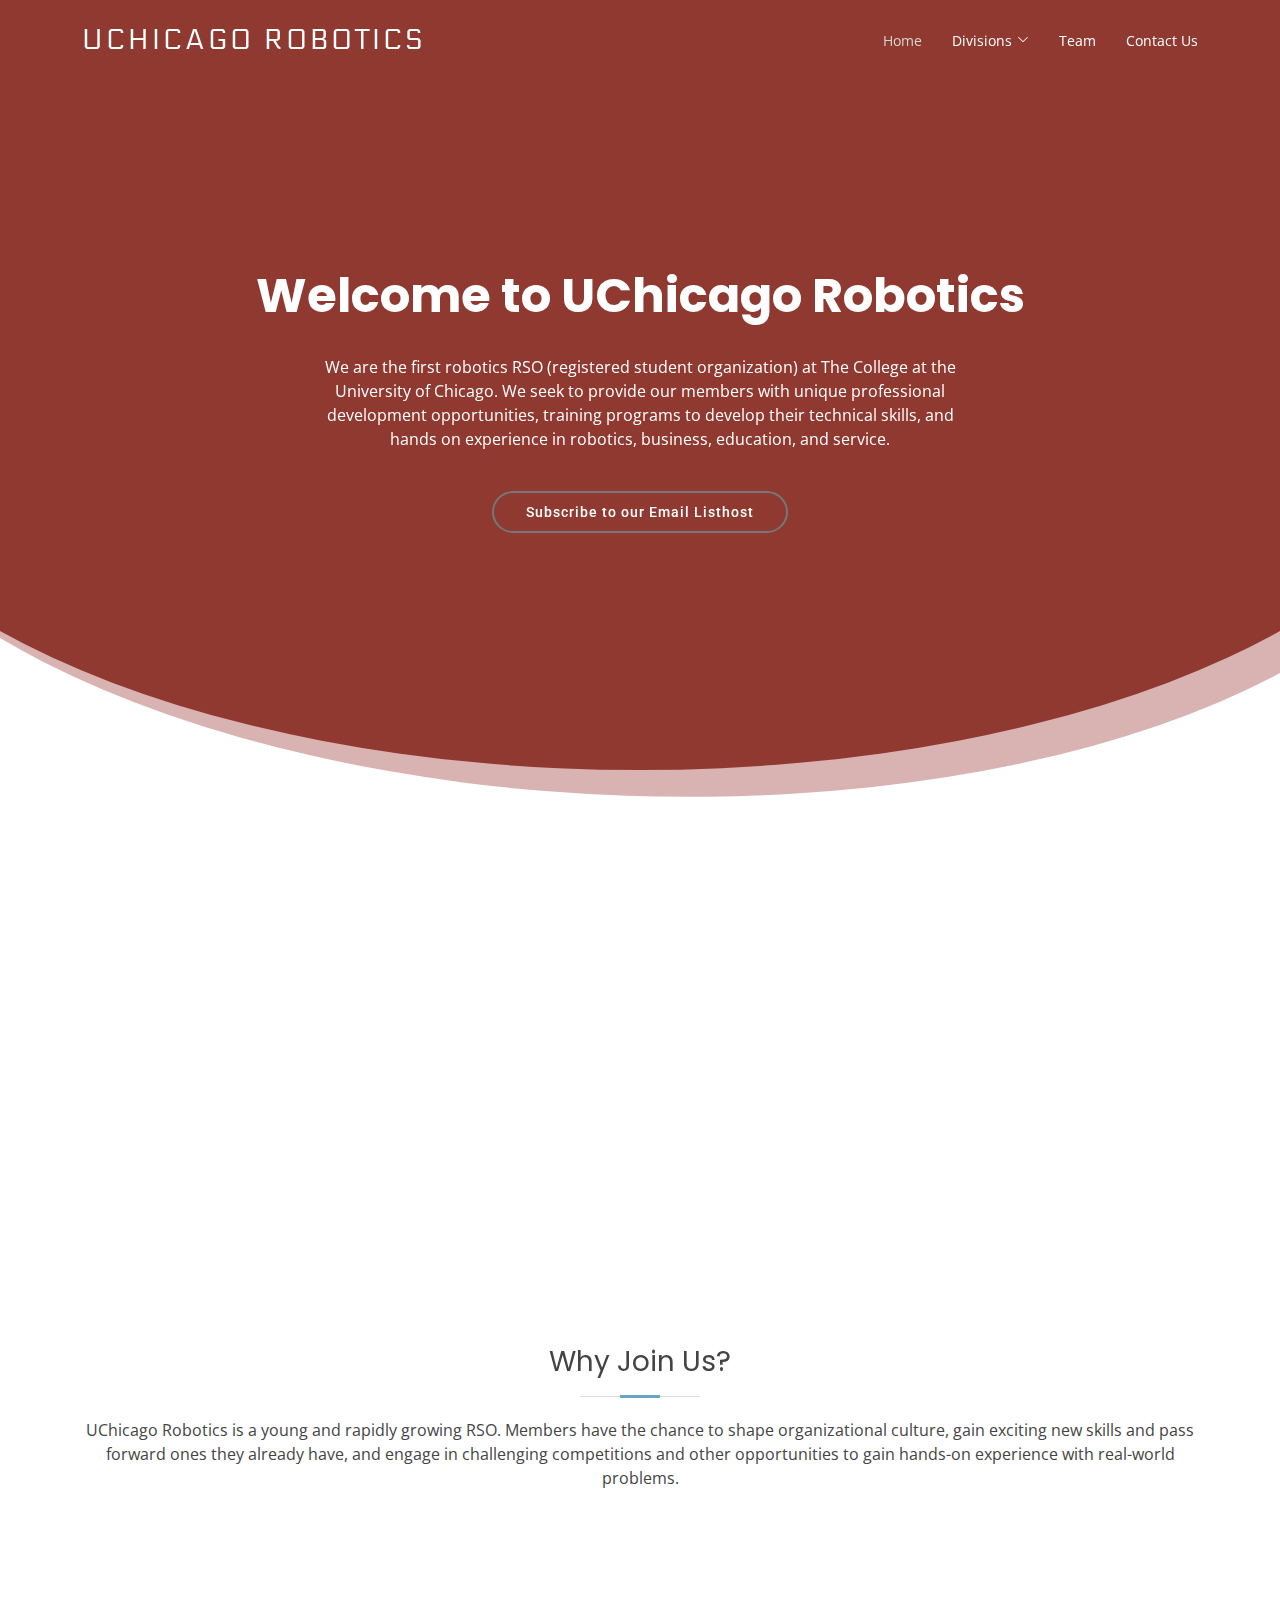
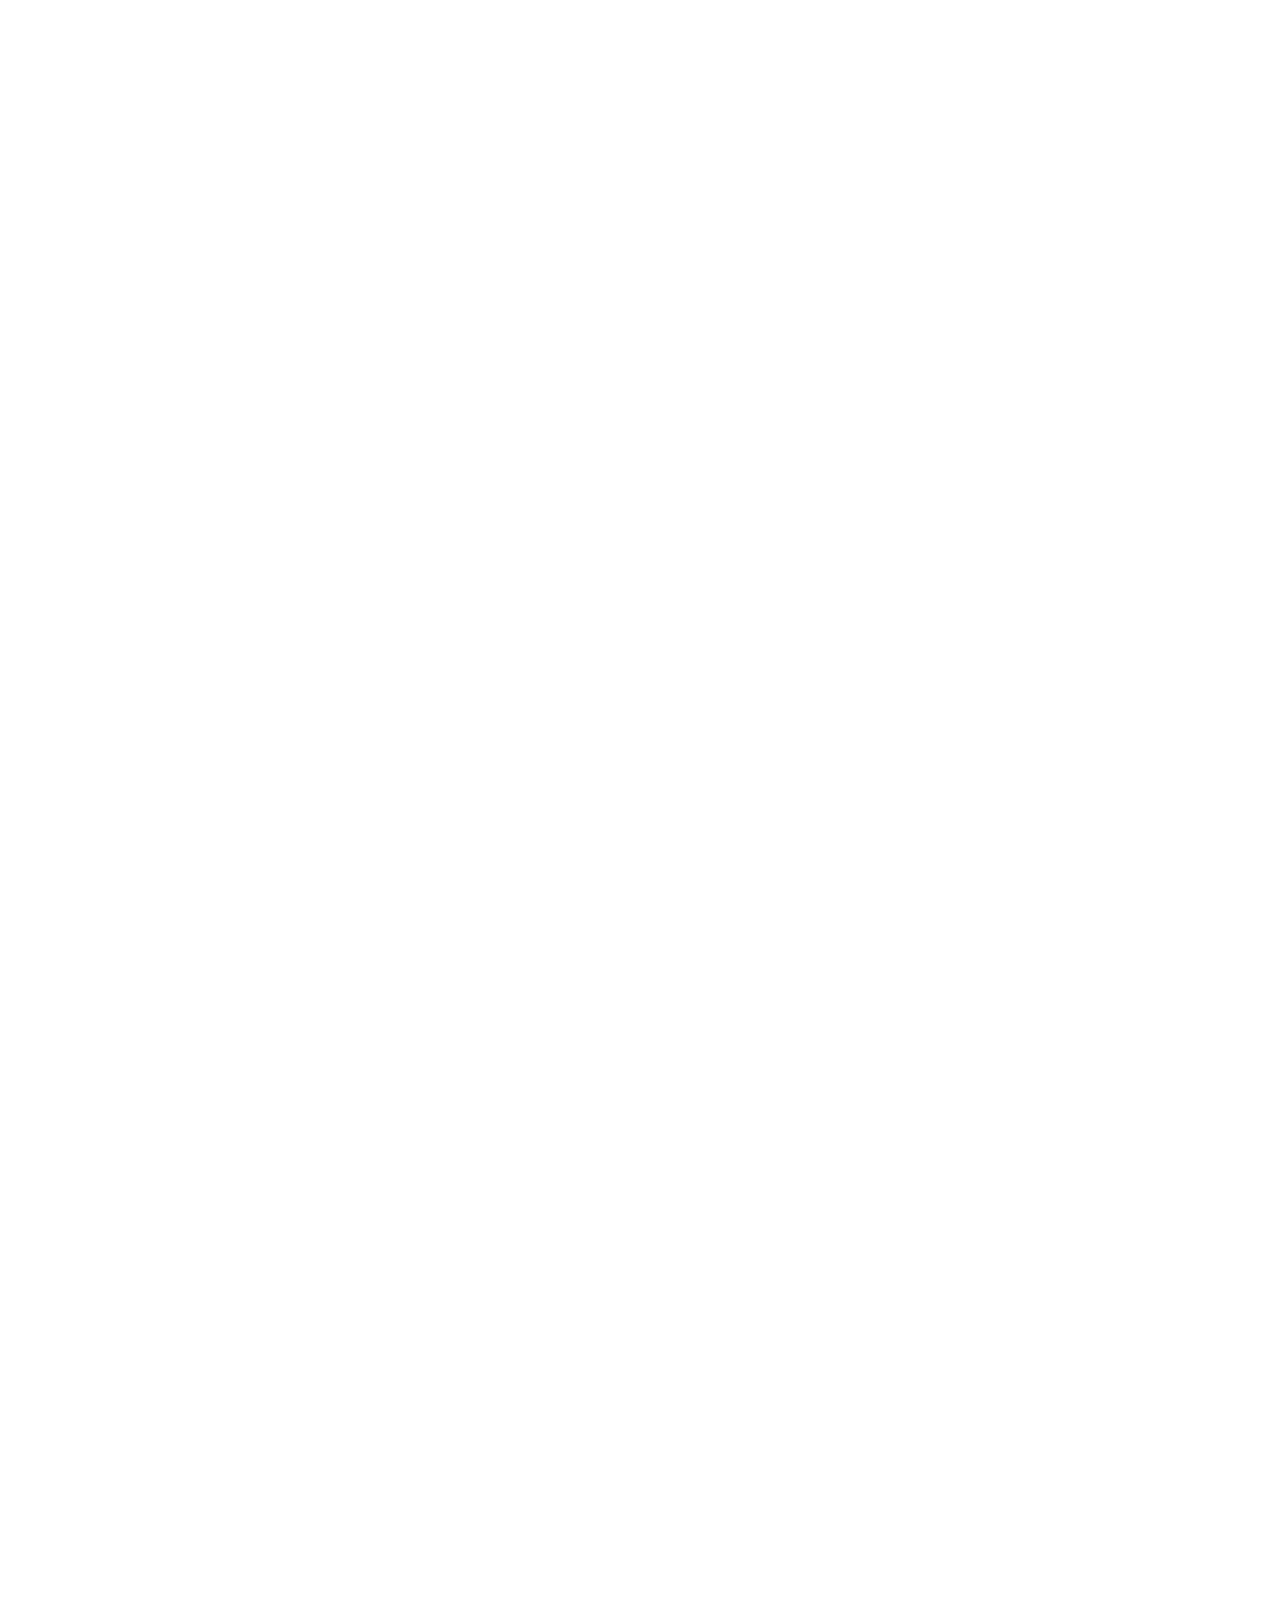
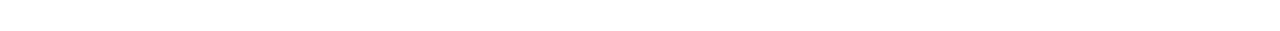
<file: index.html>
<!DOCTYPE html>
<html lang="en">

<head>
  <meta charset="utf-8">
  <meta content="width=device-width, initial-scale=1.0" name="viewport">

  <title>UChicago Robotics</title>
  <meta content="" name="description">
  <meta content="" name="keywords">

  <!-- Favicons -->
  <link href="assets/img/icon.png" rel="icon">
  <link href="assets/img/apple-touch-icon.png" rel="apple-touch-icon">

  <!-- Google Fonts -->
  <link href="https://fonts.googleapis.com/css?family=Open+Sans:300,300i,400,400i,600,600i,700,700i|Roboto:300,300i,400,400i,500,500i,700,700i&display=swap" rel="stylesheet">
  <link href="https://fonts.googleapis.com/css2?family=Righteous&display=swap" rel="stylesheet">
  <link href="https://fonts.googleapis.com/css2?family=Poppins:wght@500&display=swap" rel="stylesheet">
  <link href="https://fonts.googleapis.com/css2?family=Electrolize&display=swap" rel="stylesheet">

  <!-- Vendor CSS Files -->
  <link href="assets/vendor/animate.css/animate.min.css" rel="stylesheet">
  <link href="assets/vendor/aos/aos.css" rel="stylesheet">
  <link href="assets/vendor/bootstrap/css/bootstrap.min.css" rel="stylesheet">
  <link href="assets/vendor/bootstrap-icons/bootstrap-icons.css" rel="stylesheet">
  <link href="assets/vendor/boxicons/css/boxicons.min.css" rel="stylesheet">
  <link href="assets/vendor/glightbox/css/glightbox.min.css" rel="stylesheet">
  <link href="assets/vendor/swiper/swiper-bundle.min.css" rel="stylesheet">

  <!-- Template Main CSS File -->
  <link href="assets/css/style.css" rel="stylesheet">

  <!-- =======================================================
  * Template Name: Moderna - v4.0.1
  * Template URL: https://bootstrapmade.com/free-bootstrap-template-corporate-moderna/
  * Author: BootstrapMade.com
  * License: https://bootstrapmade.com/license/
  ======================================================== -->
</head>

<body>

  <!-- ======= Header ======= -->
  <header id="header" class="fixed-top d-flex align-items-center header-transparent">
    <div class="container d-flex justify-content-between align-items-center">

      <div class="logo">
        <h1 class="text-light"><a href="index.html"><span>UChicago Robotics</span></a></h1>
        <!-- Uncomment below if you prefer to use an image logo -->
        <!--<a href="index.html"><img src="assets/img/logo.png" alt="" class="img-fluid"></a>-->
      </div>

      <nav id="navbar" class="navbar">
        <ul>
          <li><a class="active " href="index.html">Home</a></li>
          <li class="dropdown"><a href="#"><span>Divisions</span> <i class="bi bi-chevron-down"></i></a>
            <ul>
              <li><a href="#">Strategy</a></li>
              <li><a href="#">Technology</a></li>
              <li><a href="#">Education</a></li>
            </ul>
          </li>
          <!--<li><a href="portfolio.html">Portfolio</a></li>-->
          <li><a href="team.html">Team</a></li>
          <!--<li><a href="blog.html">Blog</a></li>-->
          
          <li><a href="contact.html">Contact Us</a></li>
        </ul>
        <i class="bi bi-list mobile-nav-toggle"></i>
      </nav><!-- .navbar -->

    </div>
  </header><!-- End Header -->

  <!-- ======= Hero Section ======= -->
  <section id="hero" class="d-flex justify-cntent-center align-items-center">
    <div id="heroCarousel" class="container carousel carousel-fade" data-bs-ride="carousel" data-bs-interval="5000">

      <!-- Slide 1 -->
      <div class="carousel-item active">
        <div class="carousel-container">
          <h2 class="animate__animated animate__fadeInDown">Welcome to <span>UChicago Robotics</span></h2>
          <p class="animate__animated animate__fadeInUp">We are the first robotics RSO (registered student organization) at The College at the University of Chicago. We seek to provide our members with unique professional development opportunities, training programs to develop their technical skills, and hands on experience in robotics, business, education, and service. <!--We also compete in intercolelgiate make-a-thons, hack-a-thons, robotics competitions, and anything in between. A core tenet of our RSO is to give back to our community, and we collaborate closely with community organizations and schools to leverage our robotics knowledge to do so.-->
          </p>
          <a href="https://lists.uchicago.edu/web/info/uchicago-robotics" class="btn-get-started animate__animated animate__fadeInUp">Subscribe to our Email Listhost</a>
        </div>
      </div>

    </div>
  </section><!-- End Hero -->

  <main id="main">

    <!-- ======= Services Section ======= -->
    <section class="services">
      <div class="container">

        <div class="row">
          <div class="col-md-6 col-lg-4 d-flex align-items-stretch" data-aos="fade-up">
            <div class="icon-box icon-box-pink">
              <div class="icon"><i class="bx bx-line-chart"></i></div>
              <h4 class="title"><a href="strategy.html">Strategy</a></h4>
              <p class="description">Voluptatum deleniti atque corrupti quos dolores et quas molestias excepturi sint occaecati cupiditate non provident</p>
            </div>
          </div>

          <div class="col-md-6 col-lg-4 d-flex align-items-stretch" data-aos="fade-up" data-aos-delay="100">
            <div class="icon-box icon-box-cyan">
              <div class="icon"><i class="bx bx-wrench"></i></div>
              <h4 class="title"><a href="technology.html">Technology</a></h4>
              <p class="description">Duis aute irure dolor in reprehenderit in voluptate velit esse cillum dolore eu fugiat nulla pariatur</p>
            </div>
          </div>

          <div class="col-md-6 col-lg-4 d-flex align-items-stretch" data-aos="fade-up" data-aos-delay="200">
            <div class="icon-box icon-box-green">
              <div class="icon"><i class="bx bx-book"></i></div>
              <h4 class="title"><a href="education.html">Education</a></h4>
              <p class="description">Excepteur sint occaecat cupidatat non proident, sunt in culpa qui officia deserunt mollit anim id est laborum</p>
            </div>
          </div>

        </div>

      </div>
    </section><!-- End Services Section -->

    <!-- ======= Why Us Section ======= -->

    <!--
    <section class="why-us section-bg" data-aos="fade-up" date-aos-delay="200">
      <div class="container">

        <div class="row">
          <div class="col-lg-6 video-box">
            <img src="assets/img/why-us.jpg" class="img-fluid" alt="">
            <a href="https://www.youtube.com/watch?v=jDDaplaOz7Q" class="venobox play-btn mb-4" data-vbtype="video" data-autoplay="true"></a>
          </div>

          <div class="col-lg-6 d-flex flex-column justify-content-center p-5">

            <div class="icon-box">
              <div class="icon"><i class="bx bx-fingerprint"></i></div>
              <h4 class="title"><a href="">Lorem Ipsum</a></h4>
              <p class="description">Voluptatum deleniti atque corrupti quos dolores et quas molestias excepturi sint occaecati cupiditate non provident</p>
            </div>

            <div class="icon-box">
              <div class="icon"><i class="bx bx-gift"></i></div>
              <h4 class="title"><a href="">Nemo Enim</a></h4>
              <p class="description">At vero eos et accusamus et iusto odio dignissimos ducimus qui blanditiis praesentium voluptatum deleniti atque</p>
            </div>

          </div>
        </div>

      </div>
    </section>
  -->

    <!-- ======= Features Section ======= -->
    <section class="features">
      <div class="container">

        <div class="section-title">
          <h2>Why Join Us?</h2>
          <p>UChicago Robotics is a young and rapidly growing RSO. Members have the chance to shape organizational culture, gain exciting new skills and pass forward ones they already have, and engage in challenging competitions and other opportunities to gain hands-on experience with real-world problems.</p>
        </div>

        <div class="row" data-aos="fade-up">
          <div class="col-md-5">
            <img src="assets/img/features-1.svg" class="img-fluid" alt="">
          </div>
          <div class="col-md-7 pt-4">
            <h3>Collaborate with driven peers</h3>
            <p class="font-italic">
              We bring together undergraduates from all parts of The College to create a diverse environment of individuals with wide-ranging expertise in several fields related to robotics.
            </p>
            <ul>
              <li><i class="bi bi-check"></i> All years are welcome</li>
              <li><i class="bi bi-check"></i> All majors are welcome</li>
            </ul>
            <a href="https://docs.google.com/forms/d/e/1FAIpQLSctGSu95UKgSsxDdAHmCcYU42pKPZyK2YDFNetgLbuHIqtEJA/viewform" class="btn-get-started animate__animated animate__fadeInUp">I'm excited to meet everyone!</a>
          </div>
        </div>

        <div class="row" data-aos="fade-up">
          <div class="col-md-5 order-1 order-md-2">
            <img src="assets/img/features-2.svg" class="img-fluid" alt="">
          </div>
          <div class="col-md-7 pt-5 order-2 order-md-1">
            <h3>Build your analytical and technical skillsets</h3>
            <p class="font-italic">
              We're excited to offer expanding technical programming to teach members about mechanical design, electronics, and computer programming. As we up-skill and build the collective capabilities of our organization, we will enter intercollegiate robotics competitions where we can deploy these skills in fast-paced and fun enviornments.
            </p>
            <p>
              In addition to strictly technical robotics projects, we also work extensively on business, design, and software problems where we can leverage our experience with robotics to create innovative solutions. We create solutions to problems we identify internally, as well as partner with local organizations to solve their challenges.
            </p>
            <a href="https://docs.google.com/forms/d/e/1FAIpQLSctGSu95UKgSsxDdAHmCcYU42pKPZyK2YDFNetgLbuHIqtEJA/viewform" class="btn-get-started animate__animated animate__fadeInUp">I can't wait to gain these awesome skills!</a>
          </div>
        </div>

        <div class="row" data-aos="fade-up">
          <div class="col-md-5">
            <img src="assets/img/features-4.svg" class="img-fluid" alt="">
          </div>
          <div class="col-md-7 pt-5">
            <h3>Organize and participate in exciting STEM & business events</h3>
            <p>Cupiditate placeat cupiditate placeat est ipsam culpa. Delectus quia minima quod. Sunt saepe odit aut quia voluptatem hic voluptas dolor doloremque.</p>
            <ul>
              <li><i class="bi bi-check"></i> Ullamco laboris nisi ut aliquip ex ea commodo consequat.</li>
              <li><i class="bi bi-check"></i> Duis aute irure dolor in reprehenderit in voluptate velit.</li>
              <li><i class="bi bi-check"></i> Facilis ut et voluptatem aperiam. Autem soluta ad fugiat.</li>
            </ul>
            <a href="https://docs.google.com/forms/d/e/1FAIpQLSctGSu95UKgSsxDdAHmCcYU42pKPZyK2YDFNetgLbuHIqtEJA/viewform" class="btn-get-started animate__animated animate__fadeInUp">I'm pumped to start giving back to our community!</a>
          </div>
        </div>

        

      </div>
    </section><!-- End Features Section -->

  </main><!-- End #main -->

  <!-- ======= Footer ======= -->
  <footer id="footer" data-aos="fade-up" data-aos-easing="ease-in-out" data-aos-duration="500">

    <div class="footer-top">
      <div class="container">
        <div class="row">

          <div class="col-lg-3 col-md-6 footer-links">
            <h4>Useful Links</h4>
            <ul>
              <li><i class="bx bx-chevron-right"></i> <a href="#">Home</a></li>
              <li><i class="bx bx-chevron-right"></i> <a href="https://docs.google.com/forms/d/e/1FAIpQLSctGSu95UKgSsxDdAHmCcYU42pKPZyK2YDFNetgLbuHIqtEJA/viewform">Interest Form</a></li>
            </ul>
          </div>

          <div class="col-lg-3 col-md-6 footer-links">
            <h4>Our Divisions</h4>
            <ul>
              <li><i class="bx bx-chevron-right"></i> <a href="#">Strategy Group</a></li>
              <li><i class="bx bx-chevron-right"></i> <a href="#">Technology Group</a></li>
              <li><i class="bx bx-chevron-right"></i> <a href="#">Education Group</a></li>
            </ul>
          </div>

          <div class="col-lg-3 col-md-6 footer-contact">
            <h4>Contact Us</h4>
            <p>
              uchicagorobotics@gmail.com
            </p>

          </div>

          <div class="col-lg-3 col-md-6 footer-info">
            <h3>Stay in touch!</h3>
            <div class="social-links mt-3">
              <a href="https://www.facebook.com/uchicagorobotics" class="facebook"><i class="bx bxl-facebook"></i></a>
              <a href="https://www.instagram.com/uchicagorobotics/" class="instagram"><i class="bx bxl-instagram"></i></a>
            </div>
          </div>

        </div>
      </div>
    </div>
  </footer><!-- End Footer -->

  <a href="#" class="back-to-top d-flex align-items-center justify-content-center"><i class="bi bi-arrow-up-short"></i></a>

  <!-- Vendor JS Files -->
  <script src="assets/vendor/aos/aos.js"></script>
  <script src="assets/vendor/bootstrap/js/bootstrap.bundle.min.js"></script>
  <script src="assets/vendor/glightbox/js/glightbox.min.js"></script>
  <script src="assets/vendor/isotope-layout/isotope.pkgd.min.js"></script>
  <script src="assets/vendor/php-email-form/validate.js"></script>
  <script src="assets/vendor/purecounter/purecounter.js"></script>
  <script src="assets/vendor/swiper/swiper-bundle.min.js"></script>
  <script src="assets/vendor/waypoints/noframework.waypoints.js"></script>

  <!-- Template Main JS File -->
  <script src="assets/js/main.js"></script>

</body>

</html>
</file>
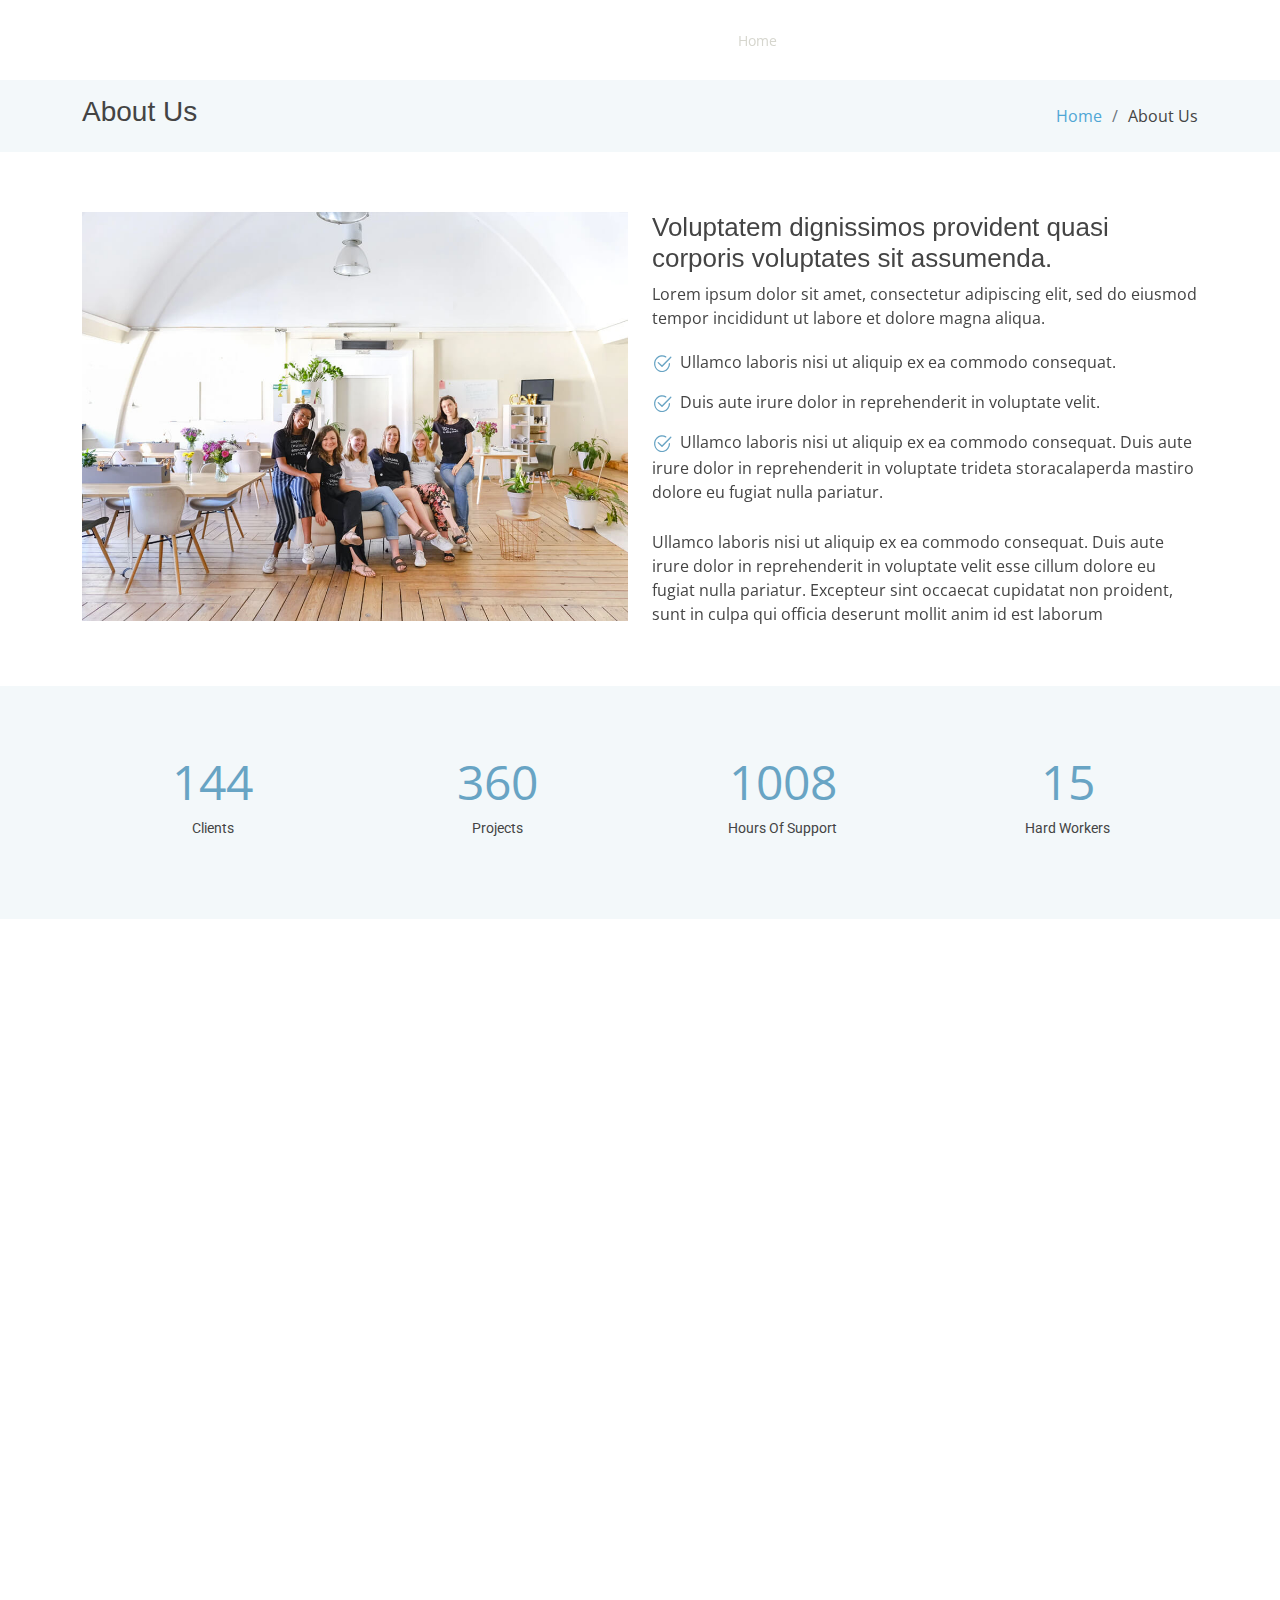
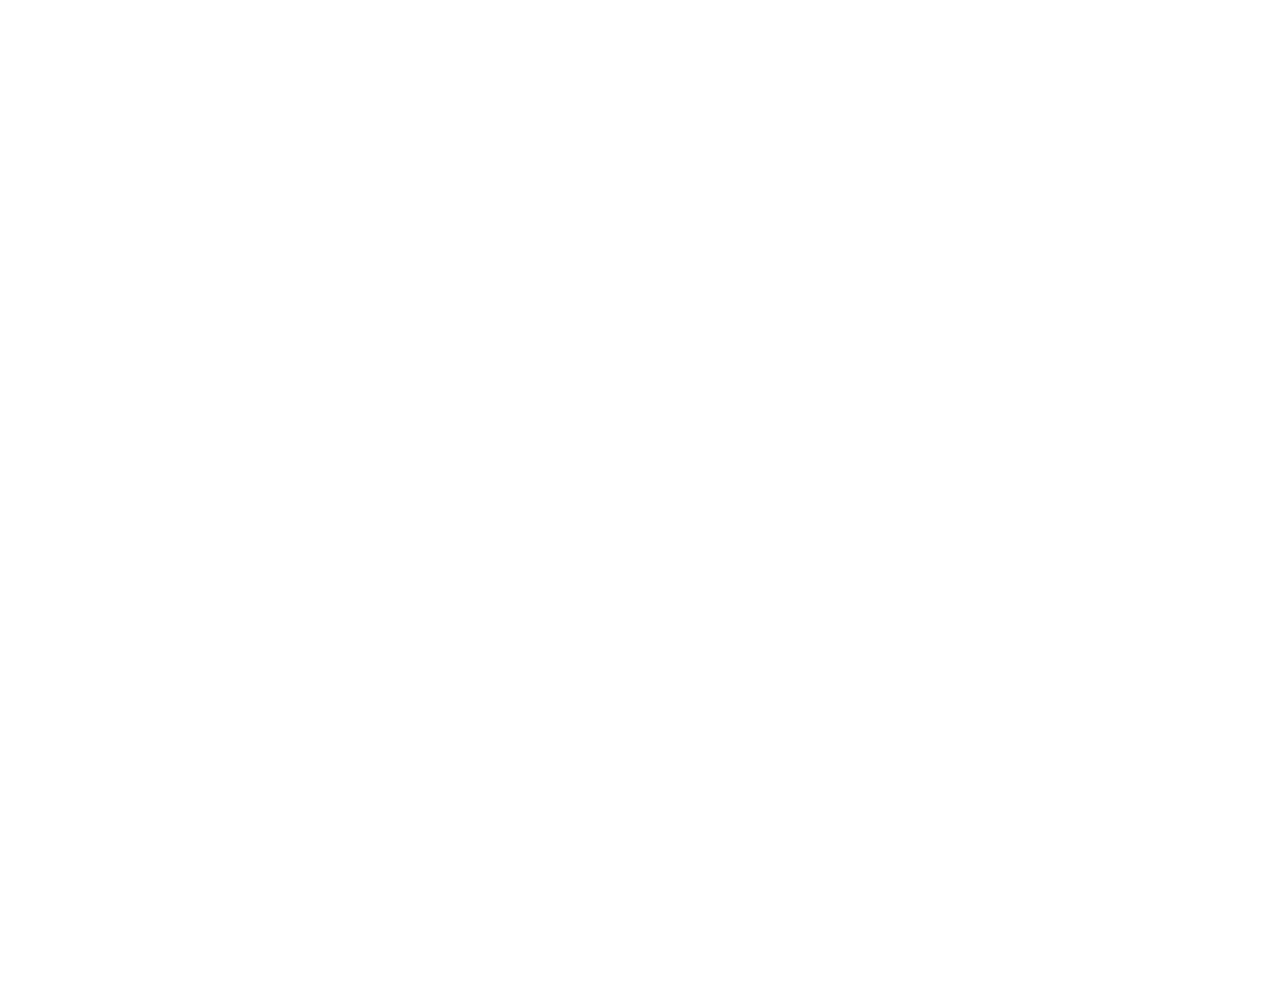
<file: about.html>
<!DOCTYPE html>
<html lang="en">

<head>
  <meta charset="utf-8">
  <meta content="width=device-width, initial-scale=1.0" name="viewport">

  <title>About - Moderna Bootstrap Template</title>
  <meta content="" name="description">
  <meta content="" name="keywords">

  <!-- Favicons -->
  <link href="assets/img/favicon.png" rel="icon">
  <link href="assets/img/apple-touch-icon.png" rel="apple-touch-icon">

  <!-- Google Fonts -->
  <link href="https://fonts.googleapis.com/css?family=Open+Sans:300,300i,400,400i,600,600i,700,700i|Roboto:300,300i,400,400i,500,500i,700,700i&display=swap" rel="stylesheet">

  <!-- Vendor CSS Files -->
  <link href="assets/vendor/animate.css/animate.min.css" rel="stylesheet">
  <link href="assets/vendor/aos/aos.css" rel="stylesheet">
  <link href="assets/vendor/bootstrap/css/bootstrap.min.css" rel="stylesheet">
  <link href="assets/vendor/bootstrap-icons/bootstrap-icons.css" rel="stylesheet">
  <link href="assets/vendor/boxicons/css/boxicons.min.css" rel="stylesheet">
  <link href="assets/vendor/glightbox/css/glightbox.min.css" rel="stylesheet">
  <link href="assets/vendor/swiper/swiper-bundle.min.css" rel="stylesheet">

  <!-- Template Main CSS File -->
  <link href="assets/css/style.css" rel="stylesheet">

  <!-- =======================================================
  * Template Name: Moderna - v4.0.1
  * Template URL: https://bootstrapmade.com/free-bootstrap-template-corporate-moderna/
  * Author: BootstrapMade.com
  * License: https://bootstrapmade.com/license/
  ======================================================== -->
</head>

<body>

  <!-- ======= Header ======= -->
  <header id="header" class="fixed-top d-flex align-items-center header-transparent">
    <div class="container d-flex justify-content-between align-items-center">

      <div class="logo">
        <h1 class="text-light"><a href="index.html"><span>UChicago Robotics</span></a></h1>
        <!-- Uncomment below if you prefer to use an image logo -->
        <!--<a href="index.html"><img src="assets/img/logo.png" alt="" class="img-fluid"></a>-->
      </div>

      <nav id="navbar" class="navbar">
        <ul>
          <li><a class="active " href="index.html">Home</a></li>
          <li class="dropdown"><a href="#"><span>Divisions</span> <i class="bi bi-chevron-down"></i></a>
            <ul>
              <li><a href="#">Strategy</a></li>
              <li><a href="#">Technology</a></li>
              <li><a href="#">Education</a></li>
            </ul>
          </li>
          <li><a href="portfolio.html">Portfolio</a></li>
          <li><a href="team.html">Team</a></li>
          <li><a href="blog.html">Blog</a></li>
          
          <li><a href="contact.html">Contact Us</a></li>
        </ul>
        <i class="bi bi-list mobile-nav-toggle"></i>
      </nav><!-- .navbar -->

    </div>
  </header><!-- End Header -->

  <main id="main">

    <!-- ======= About Us Section ======= -->
    <section class="breadcrumbs">
      <div class="container">

        <div class="d-flex justify-content-between align-items-center">
          <h2>About Us</h2>
          <ol>
            <li><a href="index.html">Home</a></li>
            <li>About Us</li>
          </ol>
        </div>

      </div>
    </section><!-- End About Us Section -->

    <!-- ======= About Section ======= -->
    <section class="about" data-aos="fade-up">
      <div class="container">

        <div class="row">
          <div class="col-lg-6">
            <img src="assets/img/about.jpg" class="img-fluid" alt="">
          </div>
          <div class="col-lg-6 pt-4 pt-lg-0">
            <h3>Voluptatem dignissimos provident quasi corporis voluptates sit assumenda.</h3>
            <p class="font-italic">
              Lorem ipsum dolor sit amet, consectetur adipiscing elit, sed do eiusmod tempor incididunt ut labore et dolore
              magna aliqua.
            </p>
            <ul>
              <li><i class="bi bi-check2-circle"></i> Ullamco laboris nisi ut aliquip ex ea commodo consequat.</li>
              <li><i class="bi bi-check2-circle"></i> Duis aute irure dolor in reprehenderit in voluptate velit.</li>
              <li><i class="bi bi-check2-circle"></i> Ullamco laboris nisi ut aliquip ex ea commodo consequat. Duis aute irure dolor in reprehenderit in voluptate trideta storacalaperda mastiro dolore eu fugiat nulla pariatur.</li>
            </ul>
            <p>
              Ullamco laboris nisi ut aliquip ex ea commodo consequat. Duis aute irure dolor in reprehenderit in voluptate
              velit esse cillum dolore eu fugiat nulla pariatur. Excepteur sint occaecat cupidatat non proident, sunt in
              culpa qui officia deserunt mollit anim id est laborum
            </p>
          </div>
        </div>

      </div>
    </section><!-- End About Section -->

    <!-- ======= Facts Section ======= -->
    <section class="facts section-bg" data-aos="fade-up">
      <div class="container">

        <div class="row counters">

          <div class="col-lg-3 col-6 text-center">
            <span data-purecounter-start="0" data-purecounter-end="232" data-purecounter-duration="1" class="purecounter"></span>
            <p>Clients</p>
          </div>

          <div class="col-lg-3 col-6 text-center">
            <span data-purecounter-start="0" data-purecounter-end="521" data-purecounter-duration="1" class="purecounter"></span>
            <p>Projects</p>
          </div>

          <div class="col-lg-3 col-6 text-center">
            <span data-purecounter-start="0" data-purecounter-end="1463" data-purecounter-duration="1" class="purecounter"></span>
            <p>Hours Of Support</p>
          </div>

          <div class="col-lg-3 col-6 text-center">
            <span data-purecounter-start="0" data-purecounter-end="15" data-purecounter-duration="1" class="purecounter"></span>
            <p>Hard Workers</p>
          </div>

        </div>

      </div>
    </section><!-- End Facts Section -->

    <!-- ======= Our Skills Section ======= -->
    <section class="skills" data-aos="fade-up">
      <div class="container">

        <div class="section-title">
          <h2>Our Skills</h2>
          <p>Magnam dolores commodi suscipit. Necessitatibus eius consequatur ex aliquid fuga eum quidem. Sit sint consectetur velit. Quisquam quos quisquam cupiditate. Et nemo qui impedit suscipit alias ea. Quia fugiat sit in iste officiis commodi quidem hic quas.</p>
        </div>

        <div class="skills-content">

          <div class="progress">
            <div class="progress-bar bg-success" role="progressbar" aria-valuenow="100" aria-valuemin="0" aria-valuemax="100">
              <span class="skill">HTML <i class="val">100%</i></span>
            </div>
          </div>

          <div class="progress">
            <div class="progress-bar bg-info" role="progressbar" aria-valuenow="90" aria-valuemin="0" aria-valuemax="100">
              <span class="skill">CSS <i class="val">90%</i></span>
            </div>
          </div>

          <div class="progress">
            <div class="progress-bar bg-warning" role="progressbar" aria-valuenow="75" aria-valuemin="0" aria-valuemax="100">
              <span class="skill">JavaScript <i class="val">75%</i></span>
            </div>
          </div>

          <div class="progress">
            <div class="progress-bar bg-danger" role="progressbar" aria-valuenow="55" aria-valuemin="0" aria-valuemax="100">
              <span class="skill">Photoshop <i class="val">55%</i></span>
            </div>
          </div>

        </div>

      </div>
    </section><!-- End Our Skills Section -->

    <!-- ======= Tetstimonials Section ======= -->
    <section class="testimonials" data-aos="fade-up">
      <div class="container">

        <div class="section-title">
          <h2>Tetstimonials</h2>
          <p>Magnam dolores commodi suscipit. Necessitatibus eius consequatur ex aliquid fuga eum quidem. Sit sint consectetur velit. Quisquam quos quisquam cupiditate. Et nemo qui impedit suscipit alias ea. Quia fugiat sit in iste officiis commodi quidem hic quas.</p>
        </div>

        <div class="testimonials-carousel swiper-container">
          <div class="swiper-wrapper">
            <div class="testimonial-item swiper-slide">
              <img src="assets/img/testimonials/testimonials-1.jpg" class="testimonial-img" alt="">
              <h3>Saul Goodman</h3>
              <h4>Ceo &amp; Founder</h4>
              <p>
                <i class="bx bxs-quote-alt-left quote-icon-left"></i>
                Proin iaculis purus consequat sem cure digni ssim donec porttitora entum suscipit rhoncus. Accusantium quam, ultricies eget id, aliquam eget nibh et. Maecen aliquam, risus at semper.
                <i class="bx bxs-quote-alt-right quote-icon-right"></i>
              </p>
            </div>

            <div class="testimonial-item swiper-slide">
              <img src="assets/img/testimonials/testimonials-2.jpg" class="testimonial-img" alt="">
              <h3>Sara Wilsson</h3>
              <h4>Designer</h4>
              <p>
                <i class="bx bxs-quote-alt-left quote-icon-left"></i>
                Export tempor illum tamen malis malis eram quae irure esse labore quem cillum quid cillum eram malis quorum velit fore eram velit sunt aliqua noster fugiat irure amet legam anim culpa.
                <i class="bx bxs-quote-alt-right quote-icon-right"></i>
              </p>
            </div>

            <div class="testimonial-item swiper-slide">
              <img src="assets/img/testimonials/testimonials-3.jpg" class="testimonial-img" alt="">
              <h3>Jena Karlis</h3>
              <h4>Store Owner</h4>
              <p>
                <i class="bx bxs-quote-alt-left quote-icon-left"></i>
                Enim nisi quem export duis labore cillum quae magna enim sint quorum nulla quem veniam duis minim tempor labore quem eram duis noster aute amet eram fore quis sint minim.
                <i class="bx bxs-quote-alt-right quote-icon-right"></i>
              </p>
            </div>

            <div class="testimonial-item swiper-slide">
              <img src="assets/img/testimonials/testimonials-4.jpg" class="testimonial-img" alt="">
              <h3>Matt Brandon</h3>
              <h4>Freelancer</h4>
              <p>
                <i class="bx bxs-quote-alt-left quote-icon-left"></i>
                Fugiat enim eram quae cillum dolore dolor amet nulla culpa multos export minim fugiat minim velit minim dolor enim duis veniam ipsum anim magna sunt elit fore quem dolore labore illum veniam.
                <i class="bx bxs-quote-alt-right quote-icon-right"></i>
              </p>
            </div>

            <div class="testimonial-item swiper-slide">
              <img src="assets/img/testimonials/testimonials-5.jpg" class="testimonial-img" alt="">
              <h3>John Larson</h3>
              <h4>Entrepreneur</h4>
              <p>
                <i class="bx bxs-quote-alt-left quote-icon-left"></i>
                Quis quorum aliqua sint quem legam fore sunt eram irure aliqua veniam tempor noster veniam enim culpa labore duis sunt culpa nulla illum cillum fugiat legam esse veniam culpa fore nisi cillum quid.
                <i class="bx bxs-quote-alt-right quote-icon-right"></i>
              </p>
            </div>
          </div>
          <div class="swiper-pagination"></div>
        </div>

      </div>
    </section><!-- End Ttstimonials Section -->

  </main><!-- End #main -->

  <!-- ======= Footer ======= -->
  <footer id="footer" data-aos="fade-up" data-aos-easing="ease-in-out" data-aos-duration="500">

    <div class="footer-newsletter">
      <div class="container">
        <div class="row">
          <div class="col-lg-6">
            <h4>Our Newsletter</h4>
            <p>Tamen quem nulla quae legam multos aute sint culpa legam noster magna</p>
          </div>
          <div class="col-lg-6">
            <form action="" method="post">
              <input type="email" name="email"><input type="submit" value="Subscribe">
            </form>
          </div>
        </div>
      </div>
    </div>

    <div class="footer-top">
      <div class="container">
        <div class="row">

          <div class="col-lg-3 col-md-6 footer-links">
            <h4>Useful Links</h4>
            <ul>
              <li><i class="bx bx-chevron-right"></i> <a href="#">Home</a></li>
              <li><i class="bx bx-chevron-right"></i> <a href="#">About us</a></li>
              <li><i class="bx bx-chevron-right"></i> <a href="#">Services</a></li>
              <li><i class="bx bx-chevron-right"></i> <a href="#">Terms of service</a></li>
              <li><i class="bx bx-chevron-right"></i> <a href="#">Privacy policy</a></li>
            </ul>
          </div>

          <div class="col-lg-3 col-md-6 footer-links">
            <h4>Our Services</h4>
            <ul>
              <li><i class="bx bx-chevron-right"></i> <a href="#">Web Design</a></li>
              <li><i class="bx bx-chevron-right"></i> <a href="#">Web Development</a></li>
              <li><i class="bx bx-chevron-right"></i> <a href="#">Product Management</a></li>
              <li><i class="bx bx-chevron-right"></i> <a href="#">Marketing</a></li>
              <li><i class="bx bx-chevron-right"></i> <a href="#">Graphic Design</a></li>
            </ul>
          </div>

          <div class="col-lg-3 col-md-6 footer-contact">
            <h4>Contact Us</h4>
            <p>
              A108 Adam Street <br>
              New York, NY 535022<br>
              United States <br><br>
              <strong>Phone:</strong> +1 5589 55488 55<br>
              <strong>Email:</strong> info@example.com<br>
            </p>

          </div>

          <div class="col-lg-3 col-md-6 footer-info">
            <h3>About Moderna</h3>
            <p>Cras fermentum odio eu feugiat lide par naso tierra. Justo eget nada terra videa magna derita valies darta donna mare fermentum iaculis eu non diam phasellus.</p>
            <div class="social-links mt-3">
              <a href="#" class="twitter"><i class="bx bxl-twitter"></i></a>
              <a href="#" class="facebook"><i class="bx bxl-facebook"></i></a>
              <a href="#" class="instagram"><i class="bx bxl-instagram"></i></a>
              <a href="#" class="linkedin"><i class="bx bxl-linkedin"></i></a>
            </div>
          </div>

        </div>
      </div>
    </div>
  </footer><!-- End Footer -->

  <a href="#" class="back-to-top d-flex align-items-center justify-content-center"><i class="bi bi-arrow-up-short"></i></a>

  <!-- Vendor JS Files -->
  <script src="assets/vendor/aos/aos.js"></script>
  <script src="assets/vendor/bootstrap/js/bootstrap.bundle.min.js"></script>
  <script src="assets/vendor/glightbox/js/glightbox.min.js"></script>
  <script src="assets/vendor/isotope-layout/isotope.pkgd.min.js"></script>
  <script src="assets/vendor/php-email-form/validate.js"></script>
  <script src="assets/vendor/purecounter/purecounter.js"></script>
  <script src="assets/vendor/swiper/swiper-bundle.min.js"></script>
  <script src="assets/vendor/waypoints/noframework.waypoints.js"></script>

  <!-- Template Main JS File -->
  <script src="assets/js/main.js"></script>

</body>

</html>
</file>
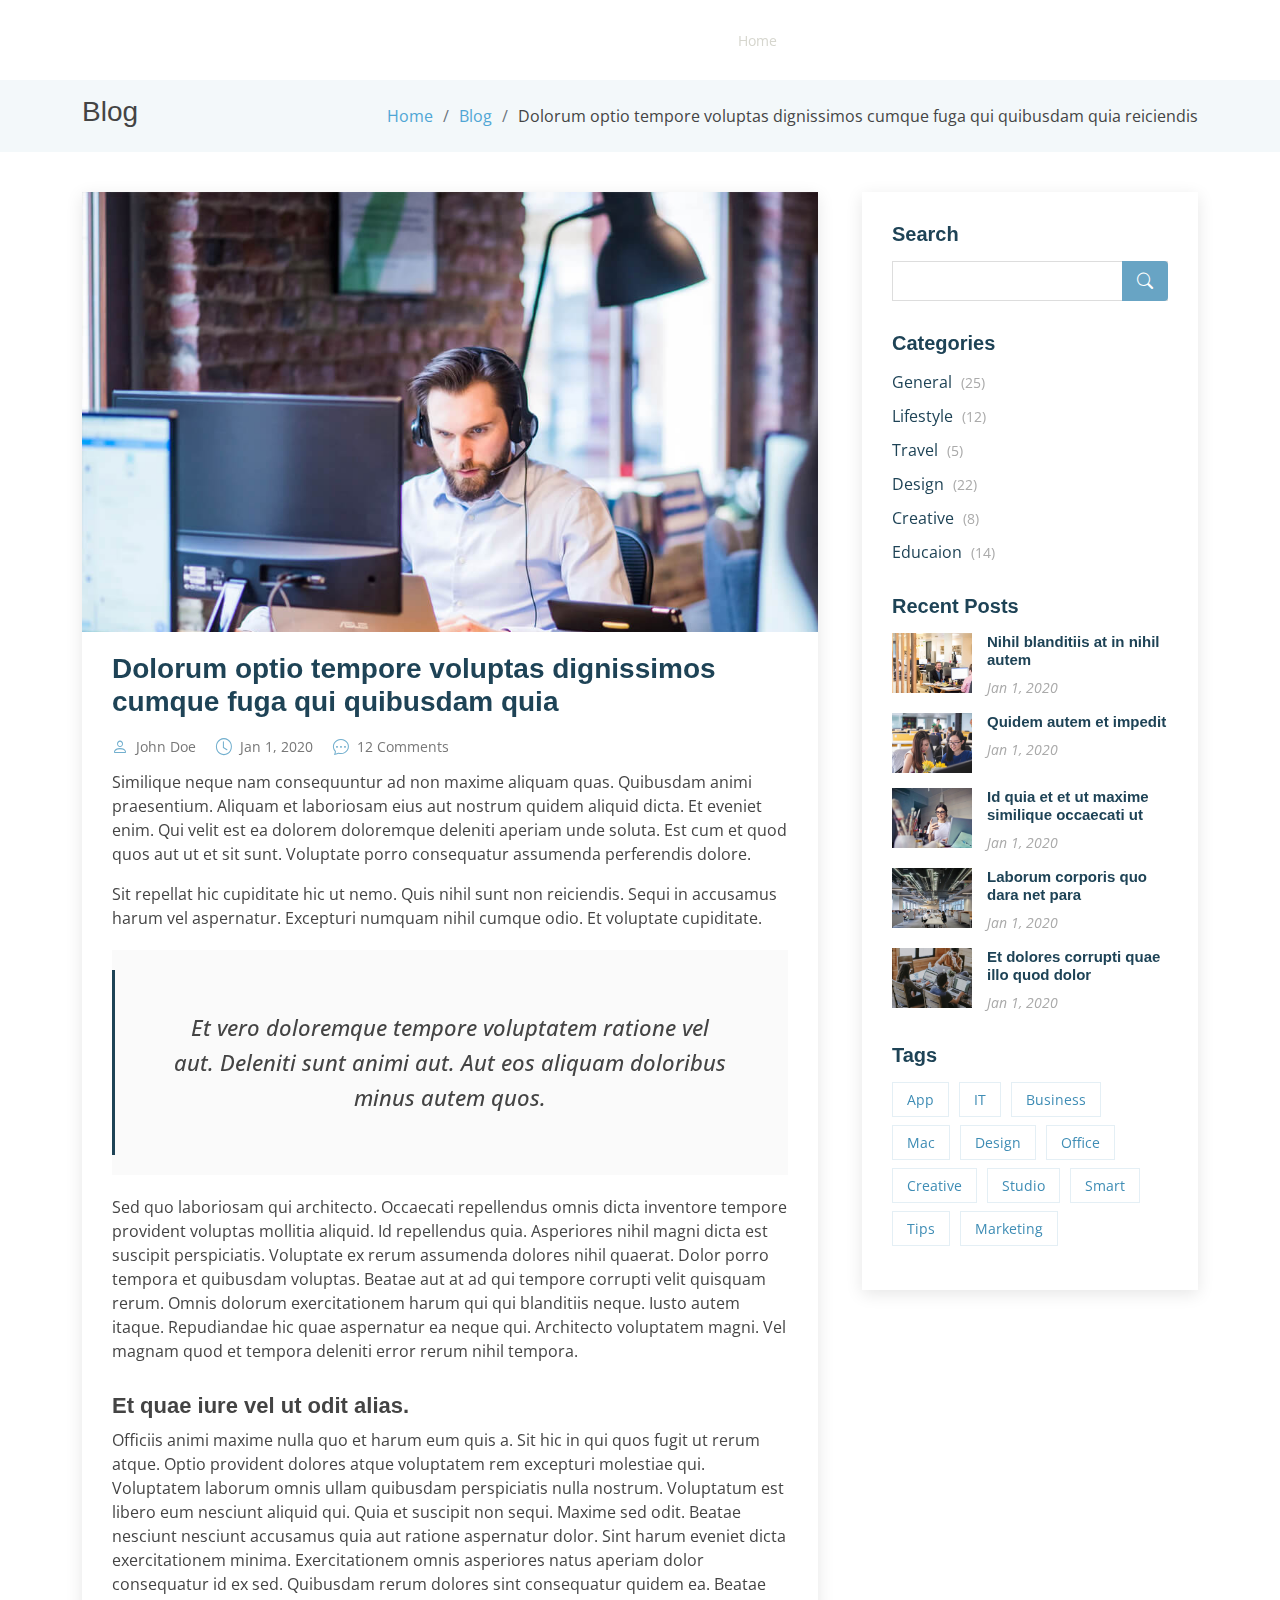
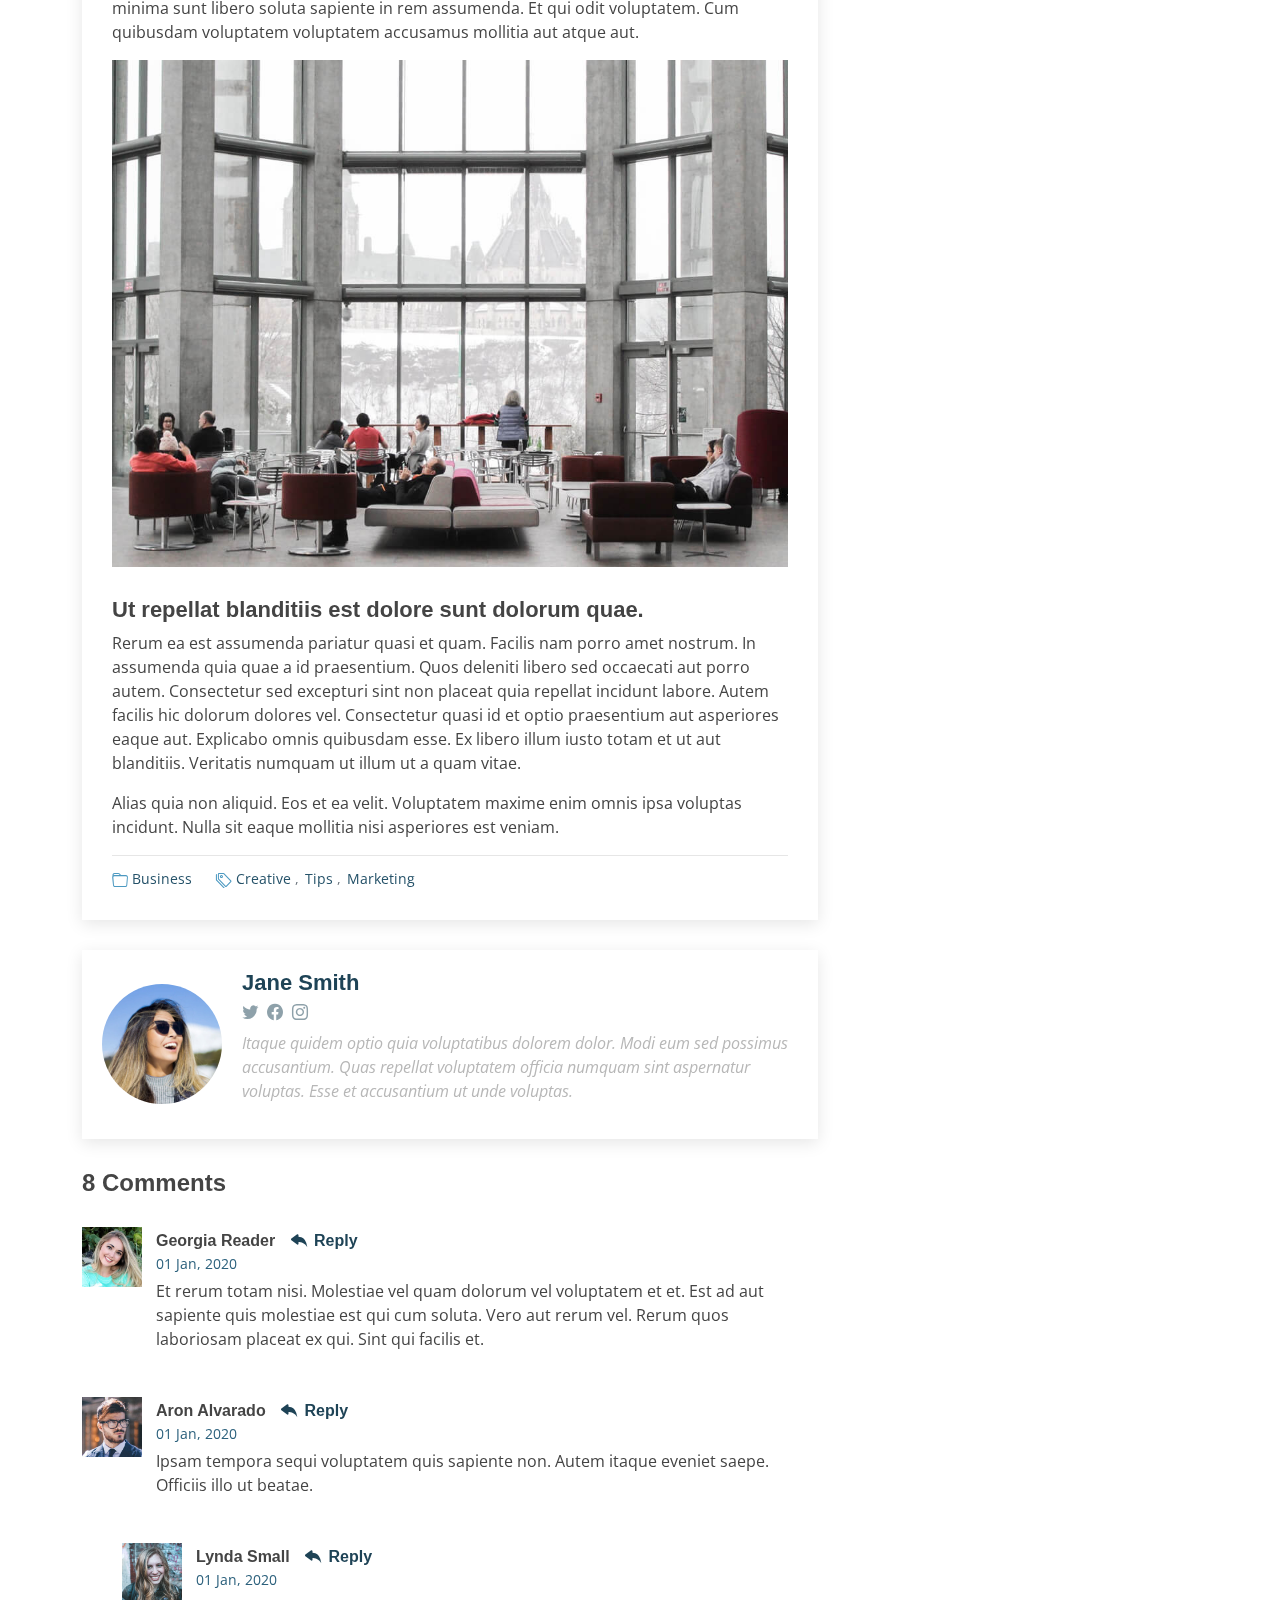
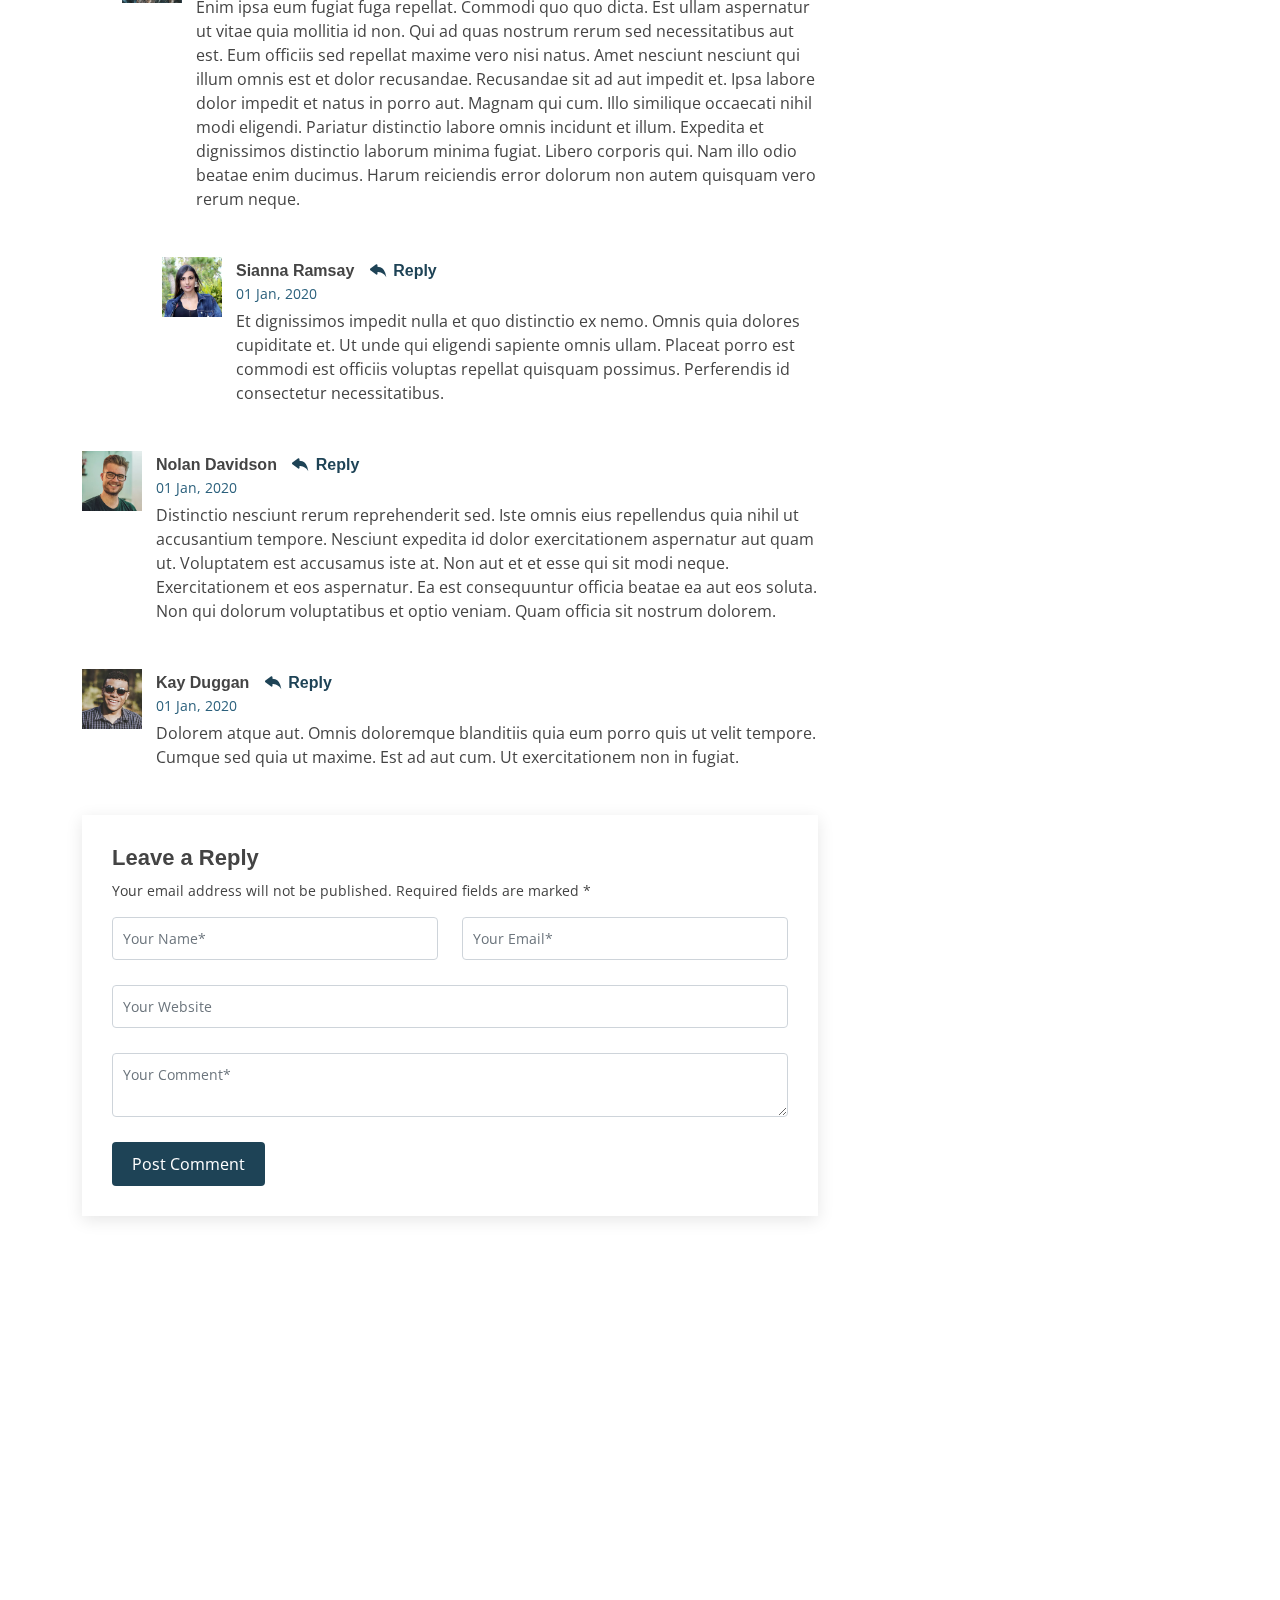
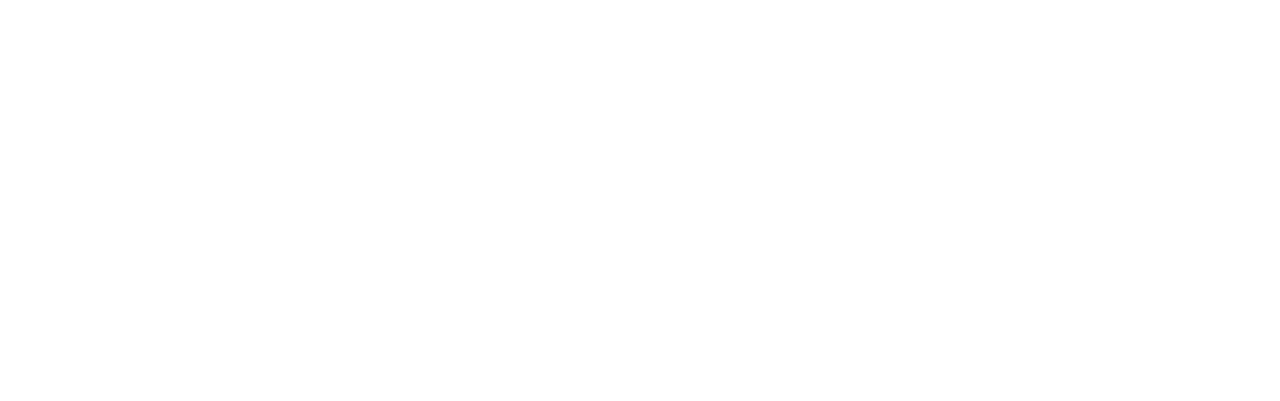
<file: blog-single.html>
<!DOCTYPE html>
<html lang="en">

<head>
  <meta charset="utf-8">
  <meta content="width=device-width, initial-scale=1.0" name="viewport">

  <title>Blog Single - Moderna Bootstrap Template</title>
  <meta content="" name="description">
  <meta content="" name="keywords">

  <!-- Favicons -->
  <link href="assets/img/favicon.png" rel="icon">
  <link href="assets/img/apple-touch-icon.png" rel="apple-touch-icon">

  <!-- Google Fonts -->
  <link href="https://fonts.googleapis.com/css?family=Open+Sans:300,300i,400,400i,600,600i,700,700i|Roboto:300,300i,400,400i,500,500i,700,700i&display=swap" rel="stylesheet">

  <!-- Vendor CSS Files -->
  <link href="assets/vendor/animate.css/animate.min.css" rel="stylesheet">
  <link href="assets/vendor/aos/aos.css" rel="stylesheet">
  <link href="assets/vendor/bootstrap/css/bootstrap.min.css" rel="stylesheet">
  <link href="assets/vendor/bootstrap-icons/bootstrap-icons.css" rel="stylesheet">
  <link href="assets/vendor/boxicons/css/boxicons.min.css" rel="stylesheet">
  <link href="assets/vendor/glightbox/css/glightbox.min.css" rel="stylesheet">
  <link href="assets/vendor/swiper/swiper-bundle.min.css" rel="stylesheet">

  <!-- Template Main CSS File -->
  <link href="assets/css/style.css" rel="stylesheet">

  <!-- =======================================================
  * Template Name: Moderna - v4.0.1
  * Template URL: https://bootstrapmade.com/free-bootstrap-template-corporate-moderna/
  * Author: BootstrapMade.com
  * License: https://bootstrapmade.com/license/
  ======================================================== -->
</head>

<body>

  <!-- ======= Header ======= -->
  <header id="header" class="fixed-top d-flex align-items-center header-transparent">
    <div class="container d-flex justify-content-between align-items-center">

      <div class="logo">
        <h1 class="text-light"><a href="index.html"><span>UChicago Robotics</span></a></h1>
        <!-- Uncomment below if you prefer to use an image logo -->
        <!--<a href="index.html"><img src="assets/img/logo.png" alt="" class="img-fluid"></a>-->
      </div>

      <nav id="navbar" class="navbar">
        <ul>
          <li><a class="active " href="index.html">Home</a></li>
          <li class="dropdown"><a href="#"><span>Divisions</span> <i class="bi bi-chevron-down"></i></a>
            <ul>
              <li><a href="#">Strategy</a></li>
              <li><a href="#">Technology</a></li>
              <li><a href="#">Education</a></li>
            </ul>
          </li>
          <li><a href="portfolio.html">Portfolio</a></li>
          <li><a href="team.html">Team</a></li>
          <li><a href="blog.html">Blog</a></li>
          
          <li><a href="contact.html">Contact Us</a></li>
        </ul>
        <i class="bi bi-list mobile-nav-toggle"></i>
      </nav><!-- .navbar -->

    </div>
  </header><!-- End Header -->

  <main id="main">

    <!-- ======= Blog Section ======= -->
    <section class="breadcrumbs">
      <div class="container">

        <div class="d-flex justify-content-between align-items-center">
          <h2>Blog</h2>

          <ol>
            <li><a href="index.html">Home</a></li>
            <li><a href="blog.html">Blog</a></li>
            <li>Dolorum optio tempore voluptas dignissimos cumque fuga qui quibusdam quia reiciendis</li>
          </ol>
        </div>

      </div>
    </section><!-- End Blog Section -->

    <!-- ======= Blog Single Section ======= -->
    <section id="blog" class="blog">
      <div class="container" data-aos="fade-up">

        <div class="row">

          <div class="col-lg-8 entries">

            <article class="entry entry-single">

              <div class="entry-img">
                <img src="assets/img/blog/blog-1.jpg" alt="" class="img-fluid">
              </div>

              <h2 class="entry-title">
                <a href="blog-single.html">Dolorum optio tempore voluptas dignissimos cumque fuga qui quibusdam quia</a>
              </h2>

              <div class="entry-meta">
                <ul>
                  <li class="d-flex align-items-center"><i class="bi bi-person"></i> <a href="blog-single.html">John Doe</a></li>
                  <li class="d-flex align-items-center"><i class="bi bi-clock"></i> <a href="blog-single.html"><time datetime="2020-01-01">Jan 1, 2020</time></a></li>
                  <li class="d-flex align-items-center"><i class="bi bi-chat-dots"></i> <a href="blog-single.html">12 Comments</a></li>
                </ul>
              </div>

              <div class="entry-content">
                <p>
                  Similique neque nam consequuntur ad non maxime aliquam quas. Quibusdam animi praesentium. Aliquam et laboriosam eius aut nostrum quidem aliquid dicta.
                  Et eveniet enim. Qui velit est ea dolorem doloremque deleniti aperiam unde soluta. Est cum et quod quos aut ut et sit sunt. Voluptate porro consequatur assumenda perferendis dolore.
                </p>

                <p>
                  Sit repellat hic cupiditate hic ut nemo. Quis nihil sunt non reiciendis. Sequi in accusamus harum vel aspernatur. Excepturi numquam nihil cumque odio. Et voluptate cupiditate.
                </p>

                <blockquote>
                  <p>
                    Et vero doloremque tempore voluptatem ratione vel aut. Deleniti sunt animi aut. Aut eos aliquam doloribus minus autem quos.
                  </p>
                </blockquote>

                <p>
                  Sed quo laboriosam qui architecto. Occaecati repellendus omnis dicta inventore tempore provident voluptas mollitia aliquid. Id repellendus quia. Asperiores nihil magni dicta est suscipit perspiciatis. Voluptate ex rerum assumenda dolores nihil quaerat.
                  Dolor porro tempora et quibusdam voluptas. Beatae aut at ad qui tempore corrupti velit quisquam rerum. Omnis dolorum exercitationem harum qui qui blanditiis neque.
                  Iusto autem itaque. Repudiandae hic quae aspernatur ea neque qui. Architecto voluptatem magni. Vel magnam quod et tempora deleniti error rerum nihil tempora.
                </p>

                <h3>Et quae iure vel ut odit alias.</h3>
                <p>
                  Officiis animi maxime nulla quo et harum eum quis a. Sit hic in qui quos fugit ut rerum atque. Optio provident dolores atque voluptatem rem excepturi molestiae qui. Voluptatem laborum omnis ullam quibusdam perspiciatis nulla nostrum. Voluptatum est libero eum nesciunt aliquid qui.
                  Quia et suscipit non sequi. Maxime sed odit. Beatae nesciunt nesciunt accusamus quia aut ratione aspernatur dolor. Sint harum eveniet dicta exercitationem minima. Exercitationem omnis asperiores natus aperiam dolor consequatur id ex sed. Quibusdam rerum dolores sint consequatur quidem ea.
                  Beatae minima sunt libero soluta sapiente in rem assumenda. Et qui odit voluptatem. Cum quibusdam voluptatem voluptatem accusamus mollitia aut atque aut.
                </p>
                <img src="assets/img/blog/blog-inside-post.jpg" class="img-fluid" alt="">

                <h3>Ut repellat blanditiis est dolore sunt dolorum quae.</h3>
                <p>
                  Rerum ea est assumenda pariatur quasi et quam. Facilis nam porro amet nostrum. In assumenda quia quae a id praesentium. Quos deleniti libero sed occaecati aut porro autem. Consectetur sed excepturi sint non placeat quia repellat incidunt labore. Autem facilis hic dolorum dolores vel.
                  Consectetur quasi id et optio praesentium aut asperiores eaque aut. Explicabo omnis quibusdam esse. Ex libero illum iusto totam et ut aut blanditiis. Veritatis numquam ut illum ut a quam vitae.
                </p>
                <p>
                  Alias quia non aliquid. Eos et ea velit. Voluptatem maxime enim omnis ipsa voluptas incidunt. Nulla sit eaque mollitia nisi asperiores est veniam.
                </p>

              </div>

              <div class="entry-footer">
                <i class="bi bi-folder"></i>
                <ul class="cats">
                  <li><a href="#">Business</a></li>
                </ul>

                <i class="bi bi-tags"></i>
                <ul class="tags">
                  <li><a href="#">Creative</a></li>
                  <li><a href="#">Tips</a></li>
                  <li><a href="#">Marketing</a></li>
                </ul>
              </div>

            </article><!-- End blog entry -->

            <div class="blog-author d-flex align-items-center">
              <img src="assets/img/blog/blog-author.jpg" class="rounded-circle float-left" alt="">
              <div>
                <h4>Jane Smith</h4>
                <div class="social-links">
                  <a href="https://twitters.com/#"><i class="bi bi-twitter"></i></a>
                  <a href="https://facebook.com/#"><i class="bi bi-facebook"></i></a>
                  <a href="https://instagram.com/#"><i class="biu bi-instagram"></i></a>
                </div>
                <p>
                  Itaque quidem optio quia voluptatibus dolorem dolor. Modi eum sed possimus accusantium. Quas repellat voluptatem officia numquam sint aspernatur voluptas. Esse et accusantium ut unde voluptas.
                </p>
              </div>
            </div><!-- End blog author bio -->

            <div class="blog-comments">

              <h4 class="comments-count">8 Comments</h4>

              <div id="comment-1" class="comment">
                <div class="d-flex">
                  <div class="comment-img"><img src="assets/img/blog/comments-1.jpg" alt=""></div>
                  <div>
                    <h5><a href="">Georgia Reader</a> <a href="#" class="reply"><i class="bi bi-reply-fill"></i> Reply</a></h5>
                    <time datetime="2020-01-01">01 Jan, 2020</time>
                    <p>
                      Et rerum totam nisi. Molestiae vel quam dolorum vel voluptatem et et. Est ad aut sapiente quis molestiae est qui cum soluta.
                      Vero aut rerum vel. Rerum quos laboriosam placeat ex qui. Sint qui facilis et.
                    </p>
                  </div>
                </div>
              </div><!-- End comment #1 -->

              <div id="comment-2" class="comment">
                <div class="d-flex">
                  <div class="comment-img"><img src="assets/img/blog/comments-2.jpg" alt=""></div>
                  <div>
                    <h5><a href="">Aron Alvarado</a> <a href="#" class="reply"><i class="bi bi-reply-fill"></i> Reply</a></h5>
                    <time datetime="2020-01-01">01 Jan, 2020</time>
                    <p>
                      Ipsam tempora sequi voluptatem quis sapiente non. Autem itaque eveniet saepe. Officiis illo ut beatae.
                    </p>
                  </div>
                </div>

                <div id="comment-reply-1" class="comment comment-reply">
                  <div class="d-flex">
                    <div class="comment-img"><img src="assets/img/blog/comments-3.jpg" alt=""></div>
                    <div>
                      <h5><a href="">Lynda Small</a> <a href="#" class="reply"><i class="bi bi-reply-fill"></i> Reply</a></h5>
                      <time datetime="2020-01-01">01 Jan, 2020</time>
                      <p>
                        Enim ipsa eum fugiat fuga repellat. Commodi quo quo dicta. Est ullam aspernatur ut vitae quia mollitia id non. Qui ad quas nostrum rerum sed necessitatibus aut est. Eum officiis sed repellat maxime vero nisi natus. Amet nesciunt nesciunt qui illum omnis est et dolor recusandae.

                        Recusandae sit ad aut impedit et. Ipsa labore dolor impedit et natus in porro aut. Magnam qui cum. Illo similique occaecati nihil modi eligendi. Pariatur distinctio labore omnis incidunt et illum. Expedita et dignissimos distinctio laborum minima fugiat.

                        Libero corporis qui. Nam illo odio beatae enim ducimus. Harum reiciendis error dolorum non autem quisquam vero rerum neque.
                      </p>
                    </div>
                  </div>

                  <div id="comment-reply-2" class="comment comment-reply">
                    <div class="d-flex">
                      <div class="comment-img"><img src="assets/img/blog/comments-4.jpg" alt=""></div>
                      <div>
                        <h5><a href="">Sianna Ramsay</a> <a href="#" class="reply"><i class="bi bi-reply-fill"></i> Reply</a></h5>
                        <time datetime="2020-01-01">01 Jan, 2020</time>
                        <p>
                          Et dignissimos impedit nulla et quo distinctio ex nemo. Omnis quia dolores cupiditate et. Ut unde qui eligendi sapiente omnis ullam. Placeat porro est commodi est officiis voluptas repellat quisquam possimus. Perferendis id consectetur necessitatibus.
                        </p>
                      </div>
                    </div>

                  </div><!-- End comment reply #2-->

                </div><!-- End comment reply #1-->

              </div><!-- End comment #2-->

              <div id="comment-3" class="comment">
                <div class="d-flex">
                  <div class="comment-img"><img src="assets/img/blog/comments-5.jpg" alt=""></div>
                  <div>
                    <h5><a href="">Nolan Davidson</a> <a href="#" class="reply"><i class="bi bi-reply-fill"></i> Reply</a></h5>
                    <time datetime="2020-01-01">01 Jan, 2020</time>
                    <p>
                      Distinctio nesciunt rerum reprehenderit sed. Iste omnis eius repellendus quia nihil ut accusantium tempore. Nesciunt expedita id dolor exercitationem aspernatur aut quam ut. Voluptatem est accusamus iste at.
                      Non aut et et esse qui sit modi neque. Exercitationem et eos aspernatur. Ea est consequuntur officia beatae ea aut eos soluta. Non qui dolorum voluptatibus et optio veniam. Quam officia sit nostrum dolorem.
                    </p>
                  </div>
                </div>

              </div><!-- End comment #3 -->

              <div id="comment-4" class="comment">
                <div class="d-flex">
                  <div class="comment-img"><img src="assets/img/blog/comments-6.jpg" alt=""></div>
                  <div>
                    <h5><a href="">Kay Duggan</a> <a href="#" class="reply"><i class="bi bi-reply-fill"></i> Reply</a></h5>
                    <time datetime="2020-01-01">01 Jan, 2020</time>
                    <p>
                      Dolorem atque aut. Omnis doloremque blanditiis quia eum porro quis ut velit tempore. Cumque sed quia ut maxime. Est ad aut cum. Ut exercitationem non in fugiat.
                    </p>
                  </div>
                </div>

              </div><!-- End comment #4 -->

              <div class="reply-form">
                <h4>Leave a Reply</h4>
                <p>Your email address will not be published. Required fields are marked * </p>
                <form action="">
                  <div class="row">
                    <div class="col-md-6 form-group">
                      <input name="name" type="text" class="form-control" placeholder="Your Name*">
                    </div>
                    <div class="col-md-6 form-group">
                      <input name="email" type="text" class="form-control" placeholder="Your Email*">
                    </div>
                  </div>
                  <div class="row">
                    <div class="col form-group">
                      <input name="website" type="text" class="form-control" placeholder="Your Website">
                    </div>
                  </div>
                  <div class="row">
                    <div class="col form-group">
                      <textarea name="comment" class="form-control" placeholder="Your Comment*"></textarea>
                    </div>
                  </div>
                  <button type="submit" class="btn btn-primary">Post Comment</button>

                </form>

              </div>

            </div><!-- End blog comments -->

          </div><!-- End blog entries list -->

          <div class="col-lg-4">

            <div class="sidebar">

              <h3 class="sidebar-title">Search</h3>
              <div class="sidebar-item search-form">
                <form action="">
                  <input type="text">
                  <button type="submit"><i class="bi bi-search"></i></button>
                </form>
              </div><!-- End sidebar search formn-->

              <h3 class="sidebar-title">Categories</h3>
              <div class="sidebar-item categories">
                <ul>
                  <li><a href="#">General <span>(25)</span></a></li>
                  <li><a href="#">Lifestyle <span>(12)</span></a></li>
                  <li><a href="#">Travel <span>(5)</span></a></li>
                  <li><a href="#">Design <span>(22)</span></a></li>
                  <li><a href="#">Creative <span>(8)</span></a></li>
                  <li><a href="#">Educaion <span>(14)</span></a></li>
                </ul>
              </div><!-- End sidebar categories-->

              <h3 class="sidebar-title">Recent Posts</h3>
              <div class="sidebar-item recent-posts">
                <div class="post-item clearfix">
                  <img src="assets/img/blog/blog-recent-1.jpg" alt="">
                  <h4><a href="blog-single.html">Nihil blanditiis at in nihil autem</a></h4>
                  <time datetime="2020-01-01">Jan 1, 2020</time>
                </div>

                <div class="post-item clearfix">
                  <img src="assets/img/blog/blog-recent-2.jpg" alt="">
                  <h4><a href="blog-single.html">Quidem autem et impedit</a></h4>
                  <time datetime="2020-01-01">Jan 1, 2020</time>
                </div>

                <div class="post-item clearfix">
                  <img src="assets/img/blog/blog-recent-3.jpg" alt="">
                  <h4><a href="blog-single.html">Id quia et et ut maxime similique occaecati ut</a></h4>
                  <time datetime="2020-01-01">Jan 1, 2020</time>
                </div>

                <div class="post-item clearfix">
                  <img src="assets/img/blog/blog-recent-4.jpg" alt="">
                  <h4><a href="blog-single.html">Laborum corporis quo dara net para</a></h4>
                  <time datetime="2020-01-01">Jan 1, 2020</time>
                </div>

                <div class="post-item clearfix">
                  <img src="assets/img/blog/blog-recent-5.jpg" alt="">
                  <h4><a href="blog-single.html">Et dolores corrupti quae illo quod dolor</a></h4>
                  <time datetime="2020-01-01">Jan 1, 2020</time>
                </div>

              </div><!-- End sidebar recent posts-->

              <h3 class="sidebar-title">Tags</h3>
              <div class="sidebar-item tags">
                <ul>
                  <li><a href="#">App</a></li>
                  <li><a href="#">IT</a></li>
                  <li><a href="#">Business</a></li>
                  <li><a href="#">Mac</a></li>
                  <li><a href="#">Design</a></li>
                  <li><a href="#">Office</a></li>
                  <li><a href="#">Creative</a></li>
                  <li><a href="#">Studio</a></li>
                  <li><a href="#">Smart</a></li>
                  <li><a href="#">Tips</a></li>
                  <li><a href="#">Marketing</a></li>
                </ul>
              </div><!-- End sidebar tags-->

            </div><!-- End sidebar -->

          </div><!-- End blog sidebar -->

        </div>

      </div>
    </section><!-- End Blog Single Section -->

  </main><!-- End #main -->

  <!-- ======= Footer ======= -->
  <footer id="footer" data-aos="fade-up" data-aos-easing="ease-in-out" data-aos-duration="500">

    <div class="footer-newsletter">
      <div class="container">
        <div class="row">
          <div class="col-lg-6">
            <h4>Our Newsletter</h4>
            <p>Tamen quem nulla quae legam multos aute sint culpa legam noster magna</p>
          </div>
          <div class="col-lg-6">
            <form action="" method="post">
              <input type="email" name="email"><input type="submit" value="Subscribe">
            </form>
          </div>
        </div>
      </div>
    </div>

    <div class="footer-top">
      <div class="container">
        <div class="row">

          <div class="col-lg-3 col-md-6 footer-links">
            <h4>Useful Links</h4>
            <ul>
              <li><i class="bx bx-chevron-right"></i> <a href="#">Home</a></li>
              <li><i class="bx bx-chevron-right"></i> <a href="#">About us</a></li>
              <li><i class="bx bx-chevron-right"></i> <a href="#">Services</a></li>
              <li><i class="bx bx-chevron-right"></i> <a href="#">Terms of service</a></li>
              <li><i class="bx bx-chevron-right"></i> <a href="#">Privacy policy</a></li>
            </ul>
          </div>

          <div class="col-lg-3 col-md-6 footer-links">
            <h4>Our Services</h4>
            <ul>
              <li><i class="bx bx-chevron-right"></i> <a href="#">Web Design</a></li>
              <li><i class="bx bx-chevron-right"></i> <a href="#">Web Development</a></li>
              <li><i class="bx bx-chevron-right"></i> <a href="#">Product Management</a></li>
              <li><i class="bx bx-chevron-right"></i> <a href="#">Marketing</a></li>
              <li><i class="bx bx-chevron-right"></i> <a href="#">Graphic Design</a></li>
            </ul>
          </div>

          <div class="col-lg-3 col-md-6 footer-contact">
            <h4>Contact Us</h4>
            <p>
              A108 Adam Street <br>
              New York, NY 535022<br>
              United States <br><br>
              <strong>Phone:</strong> +1 5589 55488 55<br>
              <strong>Email:</strong> info@example.com<br>
            </p>

          </div>

          <div class="col-lg-3 col-md-6 footer-info">
            <h3>About Moderna</h3>
            <p>Cras fermentum odio eu feugiat lide par naso tierra. Justo eget nada terra videa magna derita valies darta donna mare fermentum iaculis eu non diam phasellus.</p>
            <div class="social-links mt-3">
              <a href="#" class="twitter"><i class="bx bxl-twitter"></i></a>
              <a href="#" class="facebook"><i class="bx bxl-facebook"></i></a>
              <a href="#" class="instagram"><i class="bx bxl-instagram"></i></a>
              <a href="#" class="linkedin"><i class="bx bxl-linkedin"></i></a>
            </div>
          </div>

        </div>
      </div>
    </div>

    <div class="container">
      <div class="copyright">
        &copy; Copyright <strong><span>Moderna</span></strong>. All Rights Reserved
      </div>
      <div class="credits">
        <!-- All the links in the footer should remain intact. -->
        <!-- You can delete the links only if you purchased the pro version. -->
        <!-- Licensing information: https://bootstrapmade.com/license/ -->
        <!-- Purchase the pro version with working PHP/AJAX contact form: https://bootstrapmade.com/free-bootstrap-template-corporate-moderna/ -->
        Designed by <a href="https://bootstrapmade.com/">BootstrapMade</a>
      </div>
    </div>
  </footer><!-- End Footer -->

  <a href="#" class="back-to-top d-flex align-items-center justify-content-center"><i class="bi bi-arrow-up-short"></i></a>

  <!-- Vendor JS Files -->
  <script src="assets/vendor/aos/aos.js"></script>
  <script src="assets/vendor/bootstrap/js/bootstrap.bundle.min.js"></script>
  <script src="assets/vendor/glightbox/js/glightbox.min.js"></script>
  <script src="assets/vendor/isotope-layout/isotope.pkgd.min.js"></script>
  <script src="assets/vendor/php-email-form/validate.js"></script>
  <script src="assets/vendor/purecounter/purecounter.js"></script>
  <script src="assets/vendor/swiper/swiper-bundle.min.js"></script>
  <script src="assets/vendor/waypoints/noframework.waypoints.js"></script>

  <!-- Template Main JS File -->
  <script src="assets/js/main.js"></script>

</body>

</html>
</file>
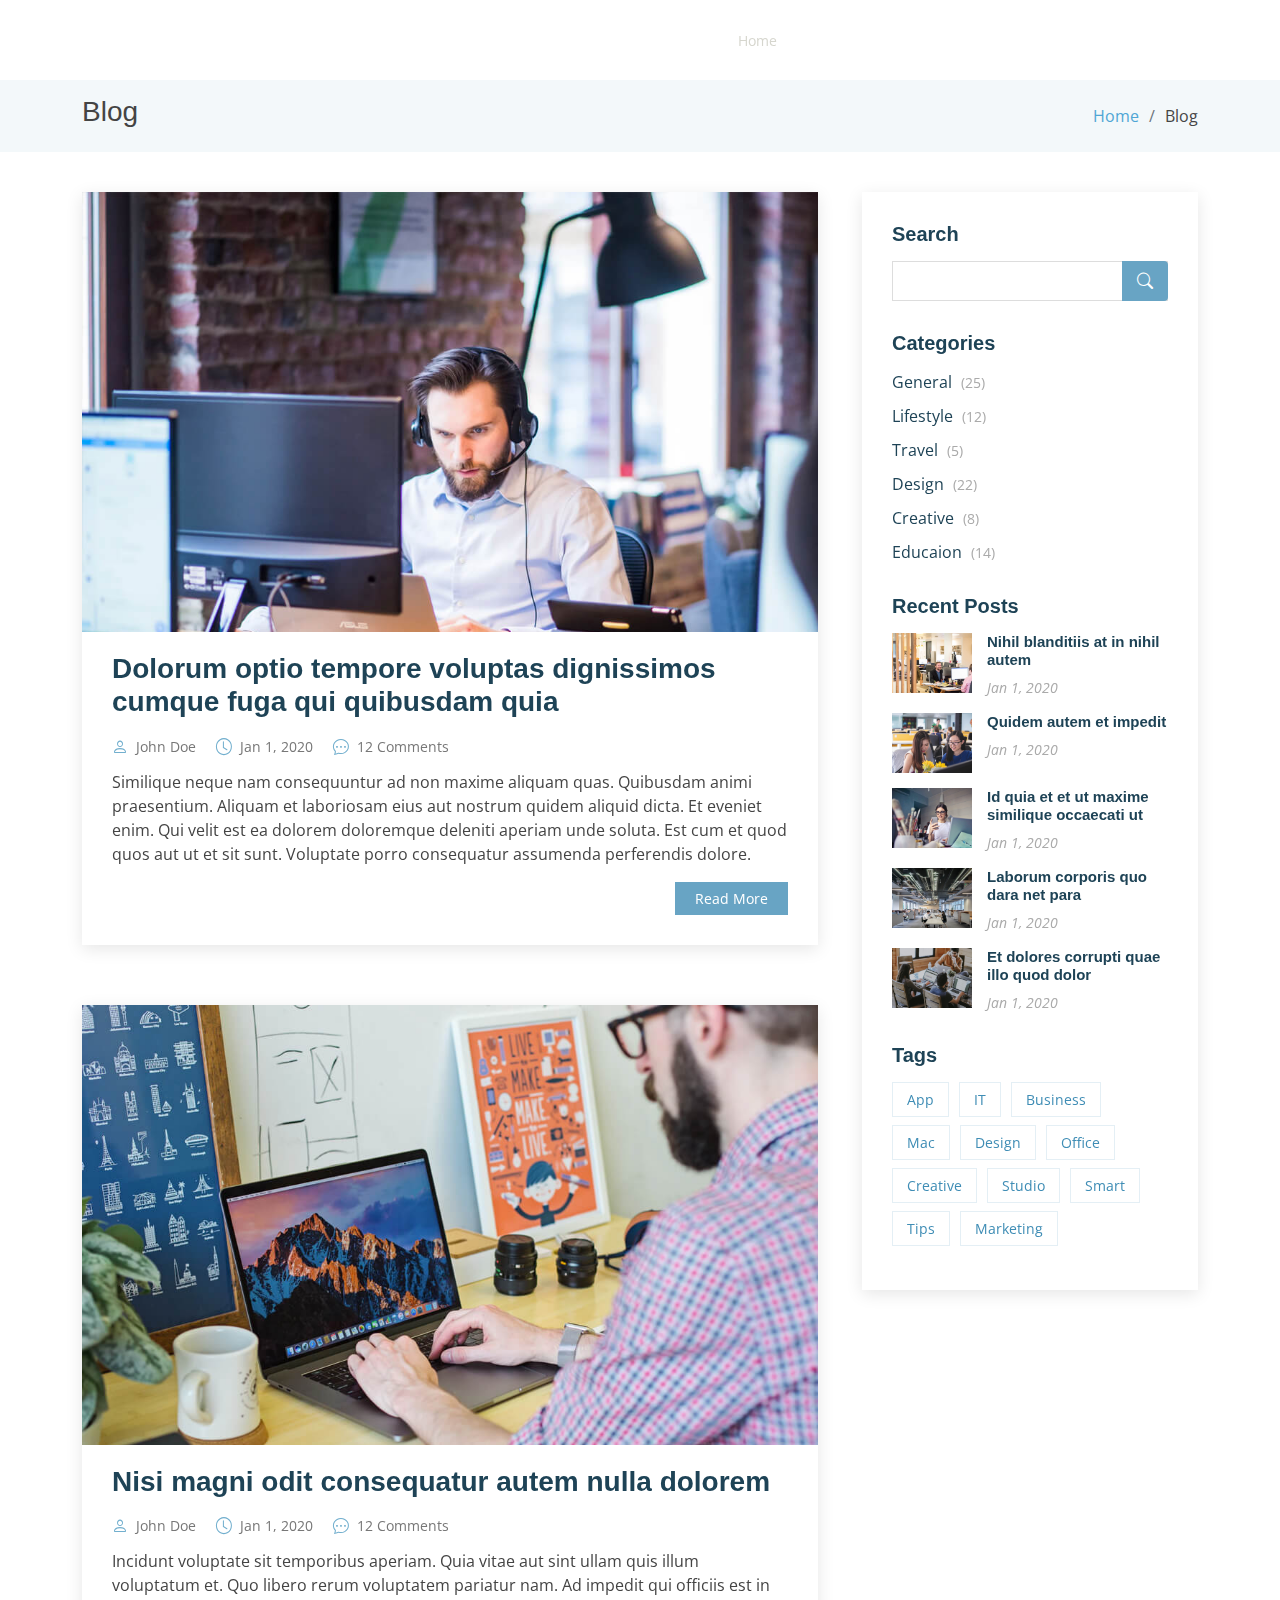
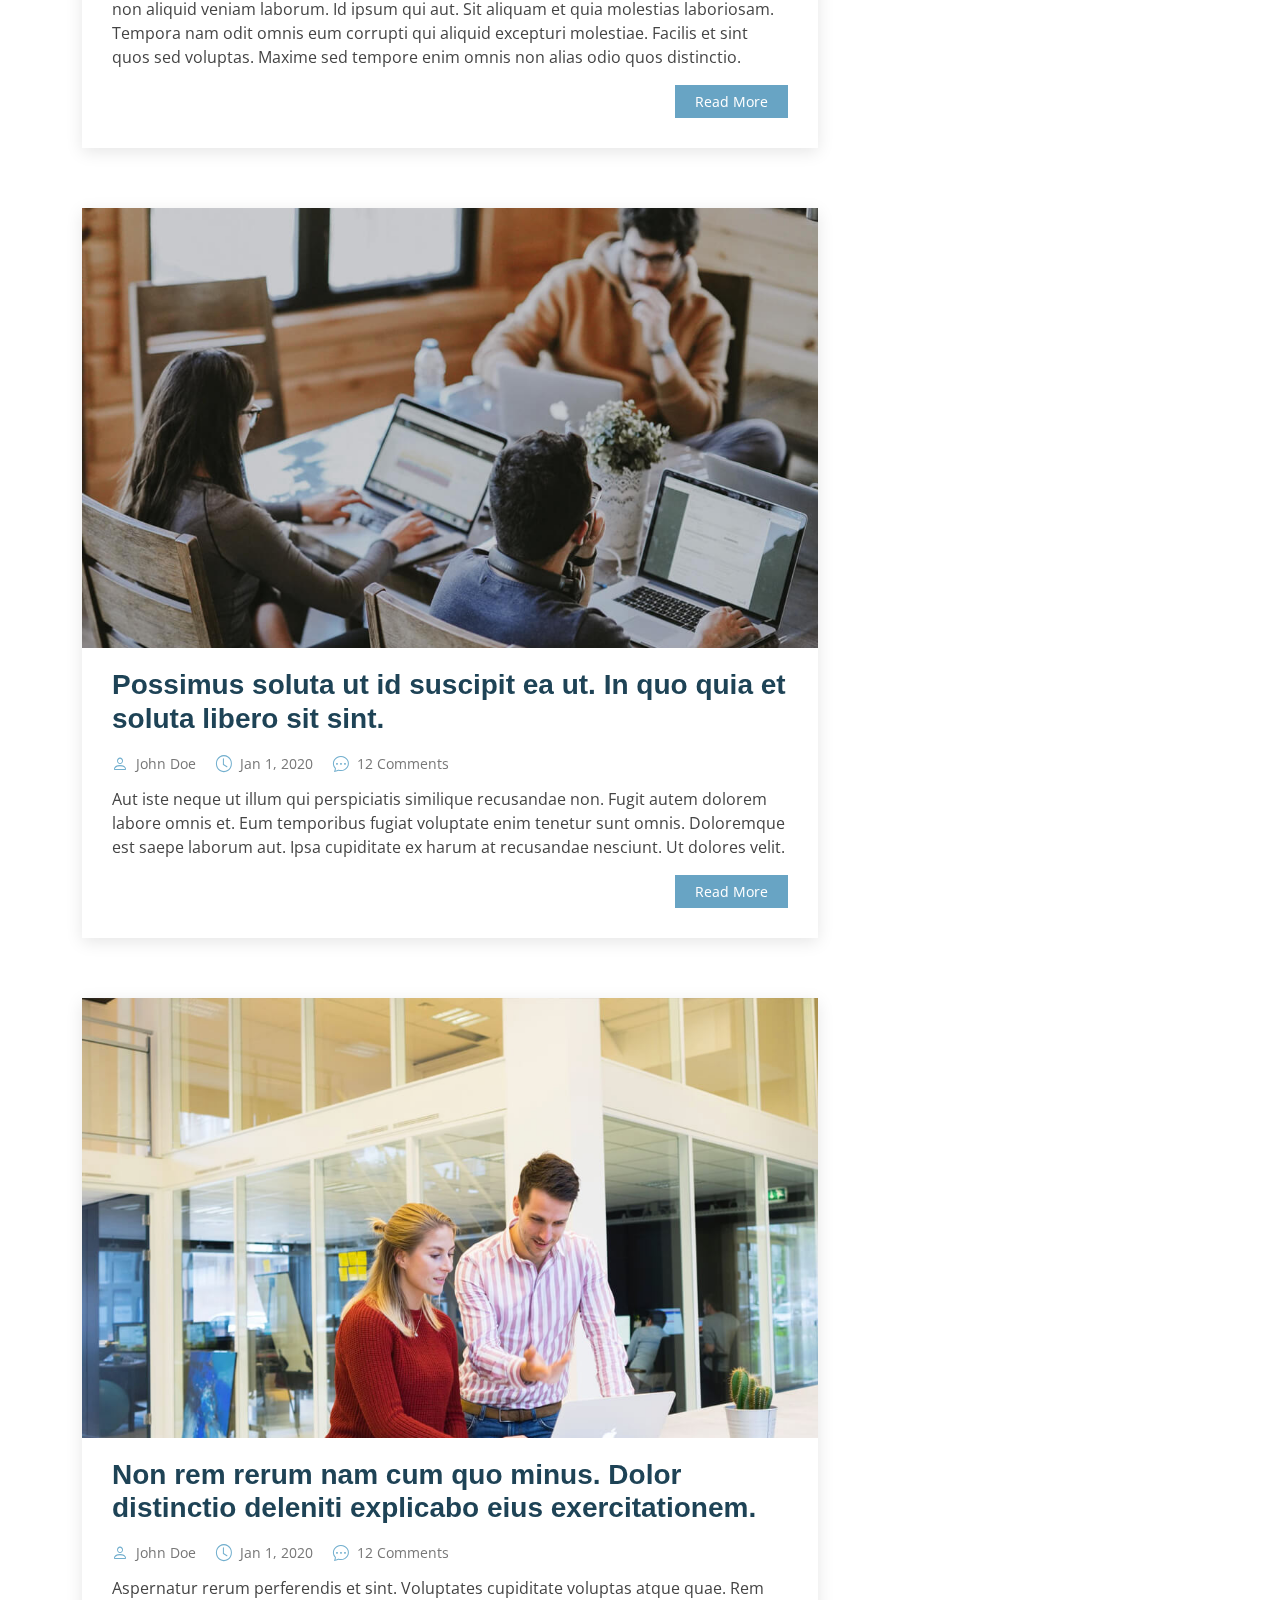
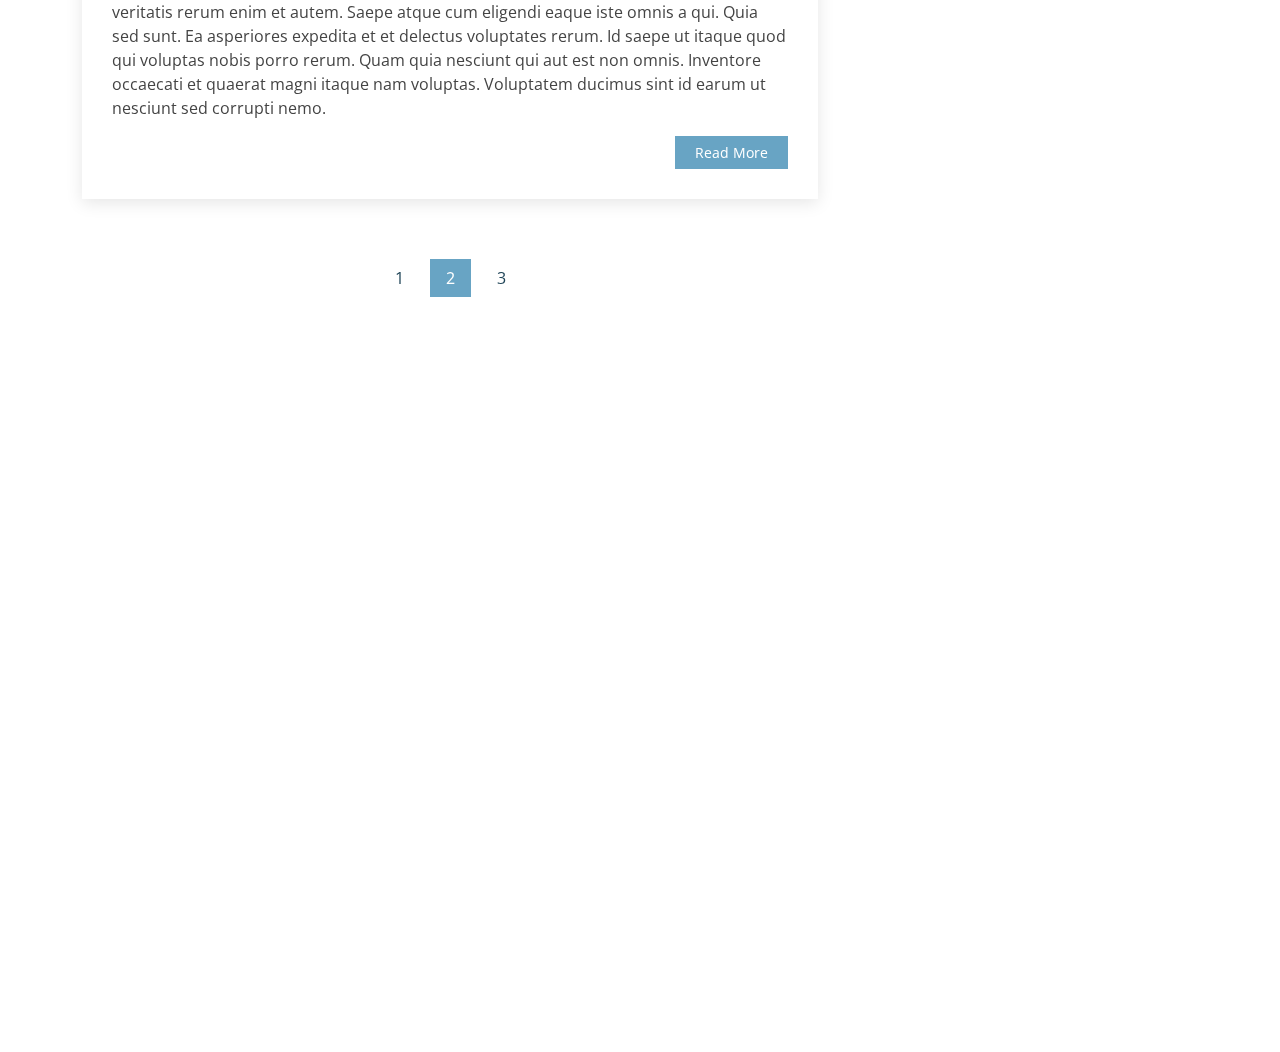
<file: blog.html>
<!DOCTYPE html>
<html lang="en">

<head>
  <meta charset="utf-8">
  <meta content="width=device-width, initial-scale=1.0" name="viewport">

  <title>Blog - Moderna Bootstrap Template</title>
  <meta content="" name="description">
  <meta content="" name="keywords">

  <!-- Favicons -->
  <link href="assets/img/favicon.png" rel="icon">
  <link href="assets/img/apple-touch-icon.png" rel="apple-touch-icon">

  <!-- Google Fonts -->
  <link href="https://fonts.googleapis.com/css?family=Open+Sans:300,300i,400,400i,600,600i,700,700i|Roboto:300,300i,400,400i,500,500i,700,700i&display=swap" rel="stylesheet">

  <!-- Vendor CSS Files -->
  <link href="assets/vendor/animate.css/animate.min.css" rel="stylesheet">
  <link href="assets/vendor/aos/aos.css" rel="stylesheet">
  <link href="assets/vendor/bootstrap/css/bootstrap.min.css" rel="stylesheet">
  <link href="assets/vendor/bootstrap-icons/bootstrap-icons.css" rel="stylesheet">
  <link href="assets/vendor/boxicons/css/boxicons.min.css" rel="stylesheet">
  <link href="assets/vendor/glightbox/css/glightbox.min.css" rel="stylesheet">
  <link href="assets/vendor/swiper/swiper-bundle.min.css" rel="stylesheet">

  <!-- Template Main CSS File -->
  <link href="assets/css/style.css" rel="stylesheet">

  <!-- =======================================================
  * Template Name: Moderna - v4.0.1
  * Template URL: https://bootstrapmade.com/free-bootstrap-template-corporate-moderna/
  * Author: BootstrapMade.com
  * License: https://bootstrapmade.com/license/
  ======================================================== -->
</head>

<body>

  <!-- ======= Header ======= -->
  <header id="header" class="fixed-top d-flex align-items-center header-transparent">
    <div class="container d-flex justify-content-between align-items-center">

      <div class="logo">
        <h1 class="text-light"><a href="index.html"><span>UChicago Robotics</span></a></h1>
        <!-- Uncomment below if you prefer to use an image logo -->
        <!--<a href="index.html"><img src="assets/img/logo.png" alt="" class="img-fluid"></a>-->
      </div>

      <nav id="navbar" class="navbar">
        <ul>
          <li><a class="active " href="index.html">Home</a></li>
          <li class="dropdown"><a href="#"><span>Divisions</span> <i class="bi bi-chevron-down"></i></a>
            <ul>
              <li><a href="#">Strategy</a></li>
              <li><a href="#">Technology</a></li>
              <li><a href="#">Education</a></li>
            </ul>
          </li>
          <li><a href="portfolio.html">Portfolio</a></li>
          <li><a href="team.html">Team</a></li>
          <li><a href="blog.html">Blog</a></li>
          
          <li><a href="contact.html">Contact Us</a></li>
        </ul>
        <i class="bi bi-list mobile-nav-toggle"></i>
      </nav><!-- .navbar -->

    </div>
  </header><!-- End Header -->

  <main id="main">

    <!-- ======= Blog Section ======= -->
    <section class="breadcrumbs">
      <div class="container">

        <div class="d-flex justify-content-between align-items-center">
          <h2>Blog</h2>

          <ol>
            <li><a href="index.html">Home</a></li>
            <li>Blog</li>
          </ol>
        </div>

      </div>
    </section><!-- End Blog Section -->

    <!-- ======= Blog Section ======= -->
    <section id="blog" class="blog">
      <div class="container" data-aos="fade-up">

        <div class="row">

          <div class="col-lg-8 entries">

            <article class="entry">

              <div class="entry-img">
                <img src="assets/img/blog/blog-1.jpg" alt="" class="img-fluid">
              </div>

              <h2 class="entry-title">
                <a href="blog-single.html">Dolorum optio tempore voluptas dignissimos cumque fuga qui quibusdam quia</a>
              </h2>

              <div class="entry-meta">
                <ul>
                  <li class="d-flex align-items-center"><i class="bi bi-person"></i> <a href="blog-single.html">John Doe</a></li>
                  <li class="d-flex align-items-center"><i class="bi bi-clock"></i> <a href="blog-single.html"><time datetime="2020-01-01">Jan 1, 2020</time></a></li>
                  <li class="d-flex align-items-center"><i class="bi bi-chat-dots"></i> <a href="blog-single.html">12 Comments</a></li>
                </ul>
              </div>

              <div class="entry-content">
                <p>
                  Similique neque nam consequuntur ad non maxime aliquam quas. Quibusdam animi praesentium. Aliquam et laboriosam eius aut nostrum quidem aliquid dicta.
                  Et eveniet enim. Qui velit est ea dolorem doloremque deleniti aperiam unde soluta. Est cum et quod quos aut ut et sit sunt. Voluptate porro consequatur assumenda perferendis dolore.
                </p>
                <div class="read-more">
                  <a href="blog-single.html">Read More</a>
                </div>
              </div>

            </article><!-- End blog entry -->

            <article class="entry">

              <div class="entry-img">
                <img src="assets/img/blog/blog-2.jpg" alt="" class="img-fluid">
              </div>

              <h2 class="entry-title">
                <a href="blog-single.html">Nisi magni odit consequatur autem nulla dolorem</a>
              </h2>

              <div class="entry-meta">
                <ul>
                  <li class="d-flex align-items-center"><i class="bi bi-person"></i> <a href="blog-single.html">John Doe</a></li>
                  <li class="d-flex align-items-center"><i class="bi bi-clock"></i> <a href="blog-single.html"><time datetime="2020-01-01">Jan 1, 2020</time></a></li>
                  <li class="d-flex align-items-center"><i class="bi bi-chat-dots"></i> <a href="blog-single.html">12 Comments</a></li>
                </ul>
              </div>

              <div class="entry-content">
                <p>
                  Incidunt voluptate sit temporibus aperiam. Quia vitae aut sint ullam quis illum voluptatum et. Quo libero rerum voluptatem pariatur nam.
                  Ad impedit qui officiis est in non aliquid veniam laborum. Id ipsum qui aut. Sit aliquam et quia molestias laboriosam. Tempora nam odit omnis eum corrupti qui aliquid excepturi molestiae. Facilis et sint quos sed voluptas. Maxime sed tempore enim omnis non alias odio quos distinctio.
                </p>
                <div class="read-more">
                  <a href="blog-single.html">Read More</a>
                </div>
              </div>

            </article><!-- End blog entry -->

            <article class="entry">

              <div class="entry-img">
                <img src="assets/img/blog/blog-3.jpg" alt="" class="img-fluid">
              </div>

              <h2 class="entry-title">
                <a href="blog-single.html">Possimus soluta ut id suscipit ea ut. In quo quia et soluta libero sit sint.</a>
              </h2>

              <div class="entry-meta">
                <ul>
                  <li class="d-flex align-items-center"><i class="bi bi-person"></i> <a href="blog-single.html">John Doe</a></li>
                  <li class="d-flex align-items-center"><i class="bi bi-clock"></i> <a href="blog-single.html"><time datetime="2020-01-01">Jan 1, 2020</time></a></li>
                  <li class="d-flex align-items-center"><i class="bi bi-chat-dots"></i> <a href="blog-single.html">12 Comments</a></li>
                </ul>
              </div>

              <div class="entry-content">
                <p>
                  Aut iste neque ut illum qui perspiciatis similique recusandae non. Fugit autem dolorem labore omnis et. Eum temporibus fugiat voluptate enim tenetur sunt omnis.
                  Doloremque est saepe laborum aut. Ipsa cupiditate ex harum at recusandae nesciunt. Ut dolores velit.
                </p>
                <div class="read-more">
                  <a href="blog-single.html">Read More</a>
                </div>
              </div>

            </article><!-- End blog entry -->

            <article class="entry">

              <div class="entry-img">
                <img src="assets/img/blog/blog-4.jpg" alt="" class="img-fluid">
              </div>

              <h2 class="entry-title">
                <a href="blog-single.html">Non rem rerum nam cum quo minus. Dolor distinctio deleniti explicabo eius exercitationem.</a>
              </h2>

              <div class="entry-meta">
                <ul>
                  <li class="d-flex align-items-center"><i class="bi bi-person"></i> <a href="blog-single.html">John Doe</a></li>
                  <li class="d-flex align-items-center"><i class="bi bi-clock"></i> <a href="blog-single.html"><time datetime="2020-01-01">Jan 1, 2020</time></a></li>
                  <li class="d-flex align-items-center"><i class="bi bi-chat-dots"></i> <a href="blog-single.html">12 Comments</a></li>
                </ul>
              </div>

              <div class="entry-content">
                <p>
                  Aspernatur rerum perferendis et sint. Voluptates cupiditate voluptas atque quae. Rem veritatis rerum enim et autem. Saepe atque cum eligendi eaque iste omnis a qui.
                  Quia sed sunt. Ea asperiores expedita et et delectus voluptates rerum. Id saepe ut itaque quod qui voluptas nobis porro rerum. Quam quia nesciunt qui aut est non omnis. Inventore occaecati et quaerat magni itaque nam voluptas. Voluptatem ducimus sint id earum ut nesciunt sed corrupti nemo.
                </p>
                <div class="read-more">
                  <a href="blog-single.html">Read More</a>
                </div>
              </div>

            </article><!-- End blog entry -->

            <div class="blog-pagination">
              <ul class="justify-content-center">
                <li><a href="#">1</a></li>
                <li class="active"><a href="#">2</a></li>
                <li><a href="#">3</a></li>
              </ul>
            </div>

          </div><!-- End blog entries list -->

          <div class="col-lg-4">

            <div class="sidebar">

              <h3 class="sidebar-title">Search</h3>
              <div class="sidebar-item search-form">
                <form action="">
                  <input type="text">
                  <button type="submit"><i class="bi bi-search"></i></button>
                </form>
              </div><!-- End sidebar search formn-->

              <h3 class="sidebar-title">Categories</h3>
              <div class="sidebar-item categories">
                <ul>
                  <li><a href="#">General <span>(25)</span></a></li>
                  <li><a href="#">Lifestyle <span>(12)</span></a></li>
                  <li><a href="#">Travel <span>(5)</span></a></li>
                  <li><a href="#">Design <span>(22)</span></a></li>
                  <li><a href="#">Creative <span>(8)</span></a></li>
                  <li><a href="#">Educaion <span>(14)</span></a></li>
                </ul>
              </div><!-- End sidebar categories-->

              <h3 class="sidebar-title">Recent Posts</h3>
              <div class="sidebar-item recent-posts">
                <div class="post-item clearfix">
                  <img src="assets/img/blog/blog-recent-1.jpg" alt="">
                  <h4><a href="blog-single.html">Nihil blanditiis at in nihil autem</a></h4>
                  <time datetime="2020-01-01">Jan 1, 2020</time>
                </div>

                <div class="post-item clearfix">
                  <img src="assets/img/blog/blog-recent-2.jpg" alt="">
                  <h4><a href="blog-single.html">Quidem autem et impedit</a></h4>
                  <time datetime="2020-01-01">Jan 1, 2020</time>
                </div>

                <div class="post-item clearfix">
                  <img src="assets/img/blog/blog-recent-3.jpg" alt="">
                  <h4><a href="blog-single.html">Id quia et et ut maxime similique occaecati ut</a></h4>
                  <time datetime="2020-01-01">Jan 1, 2020</time>
                </div>

                <div class="post-item clearfix">
                  <img src="assets/img/blog/blog-recent-4.jpg" alt="">
                  <h4><a href="blog-single.html">Laborum corporis quo dara net para</a></h4>
                  <time datetime="2020-01-01">Jan 1, 2020</time>
                </div>

                <div class="post-item clearfix">
                  <img src="assets/img/blog/blog-recent-5.jpg" alt="">
                  <h4><a href="blog-single.html">Et dolores corrupti quae illo quod dolor</a></h4>
                  <time datetime="2020-01-01">Jan 1, 2020</time>
                </div>

              </div><!-- End sidebar recent posts-->

              <h3 class="sidebar-title">Tags</h3>
              <div class="sidebar-item tags">
                <ul>
                  <li><a href="#">App</a></li>
                  <li><a href="#">IT</a></li>
                  <li><a href="#">Business</a></li>
                  <li><a href="#">Mac</a></li>
                  <li><a href="#">Design</a></li>
                  <li><a href="#">Office</a></li>
                  <li><a href="#">Creative</a></li>
                  <li><a href="#">Studio</a></li>
                  <li><a href="#">Smart</a></li>
                  <li><a href="#">Tips</a></li>
                  <li><a href="#">Marketing</a></li>
                </ul>
              </div><!-- End sidebar tags-->

            </div><!-- End sidebar -->

          </div><!-- End blog sidebar -->

        </div>

      </div>
    </section><!-- End Blog Section -->

  </main><!-- End #main -->

  <!-- ======= Footer ======= -->
  <footer id="footer" data-aos="fade-up" data-aos-easing="ease-in-out" data-aos-duration="500">

    <div class="footer-newsletter">
      <div class="container">
        <div class="row">
          <div class="col-lg-6">
            <h4>Our Newsletter</h4>
            <p>Tamen quem nulla quae legam multos aute sint culpa legam noster magna</p>
          </div>
          <div class="col-lg-6">
            <form action="" method="post">
              <input type="email" name="email"><input type="submit" value="Subscribe">
            </form>
          </div>
        </div>
      </div>
    </div>

    <div class="footer-top">
      <div class="container">
        <div class="row">

          <div class="col-lg-3 col-md-6 footer-links">
            <h4>Useful Links</h4>
            <ul>
              <li><i class="bx bx-chevron-right"></i> <a href="#">Home</a></li>
              <li><i class="bx bx-chevron-right"></i> <a href="#">About us</a></li>
              <li><i class="bx bx-chevron-right"></i> <a href="#">Services</a></li>
              <li><i class="bx bx-chevron-right"></i> <a href="#">Terms of service</a></li>
              <li><i class="bx bx-chevron-right"></i> <a href="#">Privacy policy</a></li>
            </ul>
          </div>

          <div class="col-lg-3 col-md-6 footer-links">
            <h4>Our Services</h4>
            <ul>
              <li><i class="bx bx-chevron-right"></i> <a href="#">Web Design</a></li>
              <li><i class="bx bx-chevron-right"></i> <a href="#">Web Development</a></li>
              <li><i class="bx bx-chevron-right"></i> <a href="#">Product Management</a></li>
              <li><i class="bx bx-chevron-right"></i> <a href="#">Marketing</a></li>
              <li><i class="bx bx-chevron-right"></i> <a href="#">Graphic Design</a></li>
            </ul>
          </div>

          <div class="col-lg-3 col-md-6 footer-contact">
            <h4>Contact Us</h4>
            <p>
              A108 Adam Street <br>
              New York, NY 535022<br>
              United States <br><br>
              <strong>Phone:</strong> +1 5589 55488 55<br>
              <strong>Email:</strong> info@example.com<br>
            </p>

          </div>

          <div class="col-lg-3 col-md-6 footer-info">
            <h3>About Moderna</h3>
            <p>Cras fermentum odio eu feugiat lide par naso tierra. Justo eget nada terra videa magna derita valies darta donna mare fermentum iaculis eu non diam phasellus.</p>
            <div class="social-links mt-3">
              <a href="#" class="twitter"><i class="bx bxl-twitter"></i></a>
              <a href="#" class="facebook"><i class="bx bxl-facebook"></i></a>
              <a href="#" class="instagram"><i class="bx bxl-instagram"></i></a>
              <a href="#" class="linkedin"><i class="bx bxl-linkedin"></i></a>
            </div>
          </div>

        </div>
      </div>
    </div>

    <div class="container">
      <div class="copyright">
        &copy; Copyright <strong><span>Moderna</span></strong>. All Rights Reserved
      </div>
      <div class="credits">
        <!-- All the links in the footer should remain intact. -->
        <!-- You can delete the links only if you purchased the pro version. -->
        <!-- Licensing information: https://bootstrapmade.com/license/ -->
        <!-- Purchase the pro version with working PHP/AJAX contact form: https://bootstrapmade.com/free-bootstrap-template-corporate-moderna/ -->
        Designed by <a href="https://bootstrapmade.com/">BootstrapMade</a>
      </div>
    </div>
  </footer><!-- End Footer -->

  <a href="#" class="back-to-top d-flex align-items-center justify-content-center"><i class="bi bi-arrow-up-short"></i></a>

  <!-- Vendor JS Files -->
  <script src="assets/vendor/aos/aos.js"></script>
  <script src="assets/vendor/bootstrap/js/bootstrap.bundle.min.js"></script>
  <script src="assets/vendor/glightbox/js/glightbox.min.js"></script>
  <script src="assets/vendor/isotope-layout/isotope.pkgd.min.js"></script>
  <script src="assets/vendor/php-email-form/validate.js"></script>
  <script src="assets/vendor/purecounter/purecounter.js"></script>
  <script src="assets/vendor/swiper/swiper-bundle.min.js"></script>
  <script src="assets/vendor/waypoints/noframework.waypoints.js"></script>

  <!-- Template Main JS File -->
  <script src="assets/js/main.js"></script>

</body>

</html>
</file>
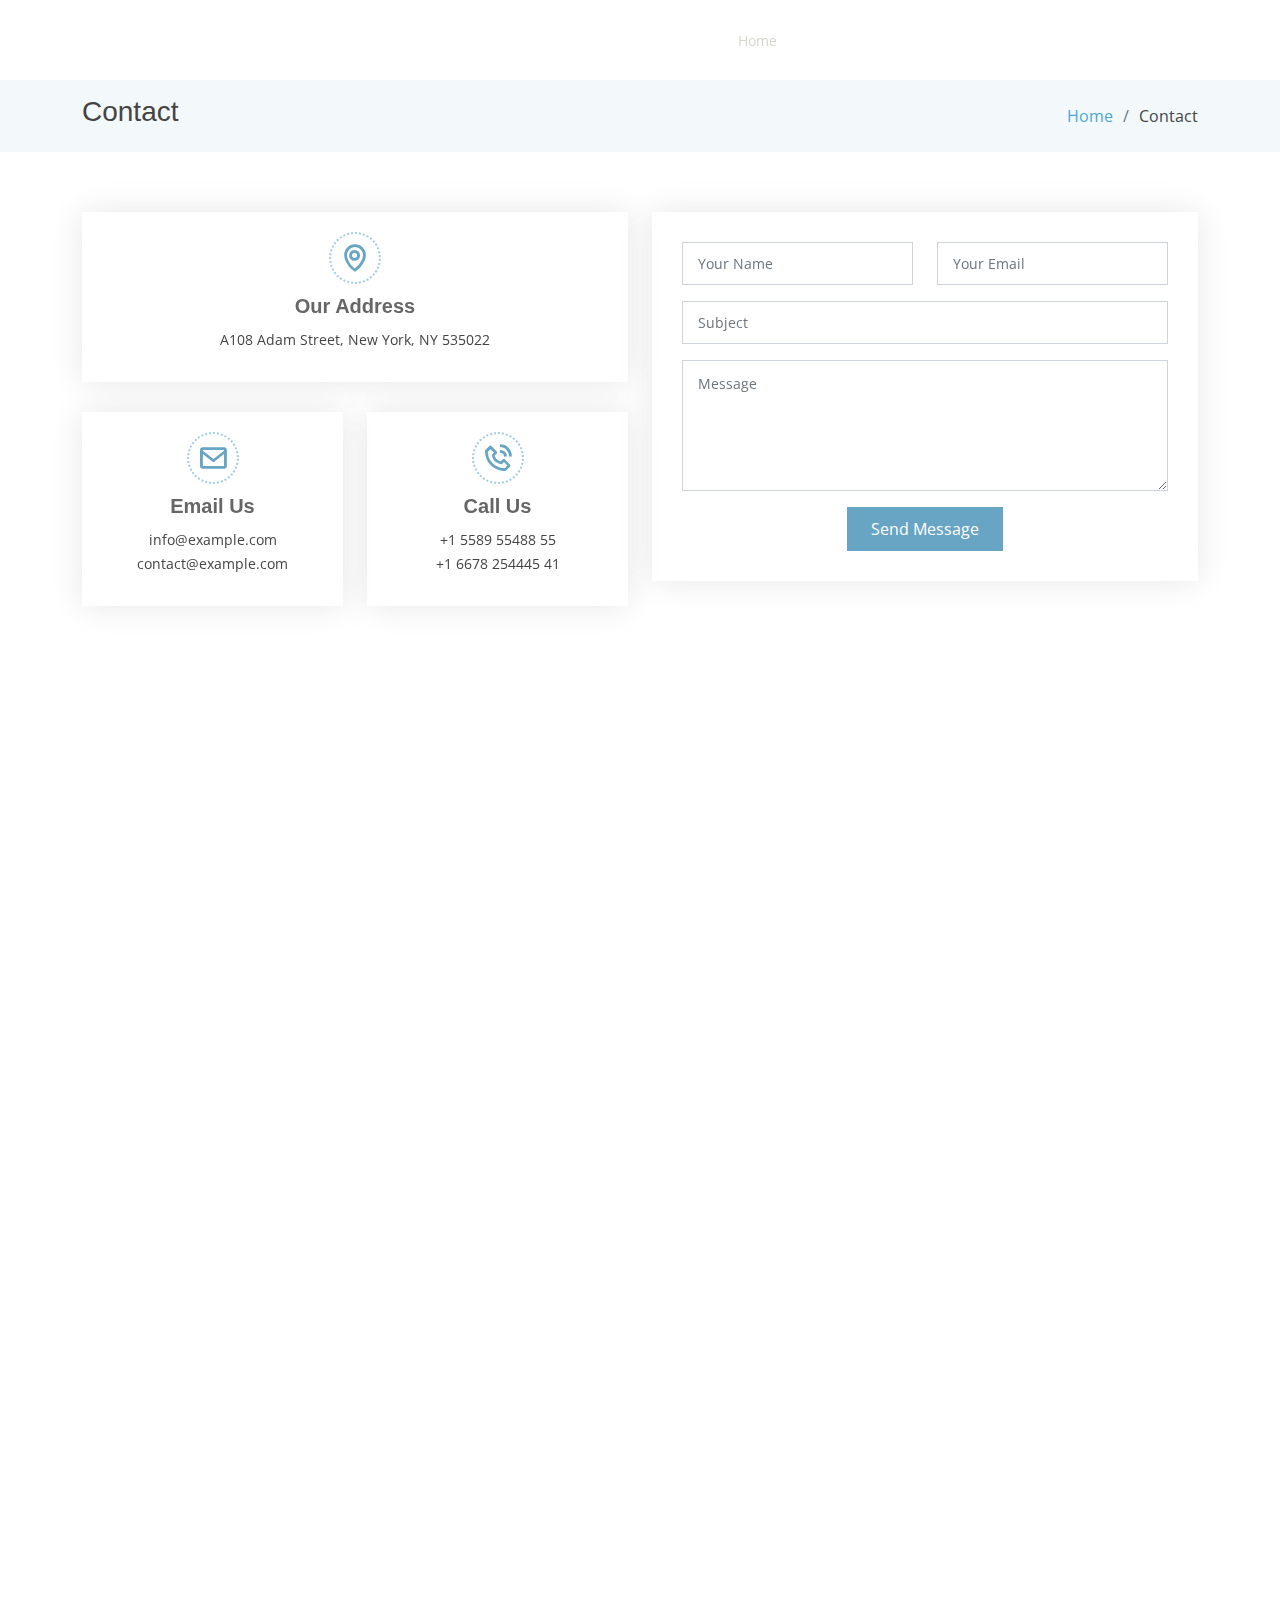
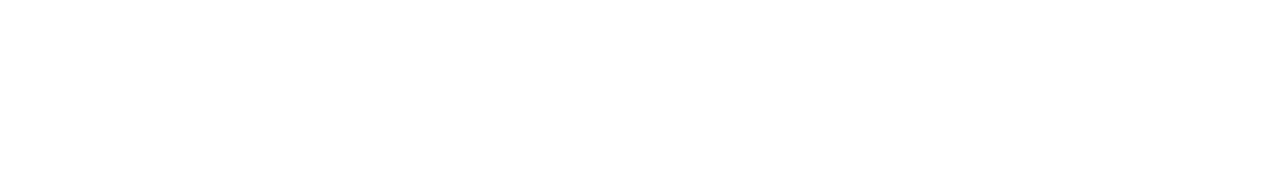
<file: contact.html>
<!DOCTYPE html>
<html lang="en">

<head>
  <meta charset="utf-8">
  <meta content="width=device-width, initial-scale=1.0" name="viewport">

  <title>Contact - Moderna Bootstrap Template</title>
  <meta content="" name="description">
  <meta content="" name="keywords">

  <!-- Favicons -->
  <link href="assets/img/favicon.png" rel="icon">
  <link href="assets/img/apple-touch-icon.png" rel="apple-touch-icon">

  <!-- Google Fonts -->
  <link href="https://fonts.googleapis.com/css?family=Open+Sans:300,300i,400,400i,600,600i,700,700i|Roboto:300,300i,400,400i,500,500i,700,700i&display=swap" rel="stylesheet">

  <!-- Vendor CSS Files -->
  <link href="assets/vendor/animate.css/animate.min.css" rel="stylesheet">
  <link href="assets/vendor/aos/aos.css" rel="stylesheet">
  <link href="assets/vendor/bootstrap/css/bootstrap.min.css" rel="stylesheet">
  <link href="assets/vendor/bootstrap-icons/bootstrap-icons.css" rel="stylesheet">
  <link href="assets/vendor/boxicons/css/boxicons.min.css" rel="stylesheet">
  <link href="assets/vendor/glightbox/css/glightbox.min.css" rel="stylesheet">
  <link href="assets/vendor/swiper/swiper-bundle.min.css" rel="stylesheet">

  <!-- Template Main CSS File -->
  <link href="assets/css/style.css" rel="stylesheet">

  <!-- =======================================================
  * Template Name: Moderna - v4.0.1
  * Template URL: https://bootstrapmade.com/free-bootstrap-template-corporate-moderna/
  * Author: BootstrapMade.com
  * License: https://bootstrapmade.com/license/
  ======================================================== -->
</head>

<body>

  <!-- ======= Header ======= -->
  <header id="header" class="fixed-top d-flex align-items-center header-transparent">
    <div class="container d-flex justify-content-between align-items-center">

      <div class="logo">
        <h1 class="text-light"><a href="index.html"><span>UChicago Robotics</span></a></h1>
        <!-- Uncomment below if you prefer to use an image logo -->
        <!--<a href="index.html"><img src="assets/img/logo.png" alt="" class="img-fluid"></a>-->
      </div>

      <nav id="navbar" class="navbar">
        <ul>
          <li><a class="active " href="index.html">Home</a></li>
          <li class="dropdown"><a href="#"><span>Divisions</span> <i class="bi bi-chevron-down"></i></a>
            <ul>
              <li><a href="#">Strategy</a></li>
              <li><a href="#">Technology</a></li>
              <li><a href="#">Education</a></li>
            </ul>
          </li>
          <li><a href="portfolio.html">Portfolio</a></li>
          <li><a href="team.html">Team</a></li>
          <li><a href="blog.html">Blog</a></li>
          
          <li><a href="contact.html">Contact Us</a></li>
        </ul>
        <i class="bi bi-list mobile-nav-toggle"></i>
      </nav><!-- .navbar -->

    </div>
  </header><!-- End Header -->

  <main id="main">

    <!-- ======= Contact Section ======= -->
    <section class="breadcrumbs">
      <div class="container">

        <div class="d-flex justify-content-between align-items-center">
          <h2>Contact</h2>
          <ol>
            <li><a href="index.html">Home</a></li>
            <li>Contact</li>
          </ol>
        </div>

      </div>
    </section><!-- End Contact Section -->

    <!-- ======= Contact Section ======= -->
    <section class="contact" data-aos="fade-up" data-aos-easing="ease-in-out" data-aos-duration="500">
      <div class="container">

        <div class="row">

          <div class="col-lg-6">

            <div class="row">
              <div class="col-md-12">
                <div class="info-box">
                  <i class="bx bx-map"></i>
                  <h3>Our Address</h3>
                  <p>A108 Adam Street, New York, NY 535022</p>
                </div>
              </div>
              <div class="col-md-6">
                <div class="info-box">
                  <i class="bx bx-envelope"></i>
                  <h3>Email Us</h3>
                  <p>info@example.com<br>contact@example.com</p>
                </div>
              </div>
              <div class="col-md-6">
                <div class="info-box">
                  <i class="bx bx-phone-call"></i>
                  <h3>Call Us</h3>
                  <p>+1 5589 55488 55<br>+1 6678 254445 41</p>
                </div>
              </div>
            </div>

          </div>

          <div class="col-lg-6">
            <form action="forms/contact.php" method="post" role="form" class="php-email-form">
              <div class="row">
                <div class="col-md-6 form-group">
                  <input type="text" name="name" class="form-control" id="name" placeholder="Your Name" required>
                </div>
                <div class="col-md-6 form-group mt-3 mt-md-0">
                  <input type="email" class="form-control" name="email" id="email" placeholder="Your Email" required>
                </div>
              </div>
              <div class="form-group mt-3">
                <input type="text" class="form-control" name="subject" id="subject" placeholder="Subject" required>
              </div>
              <div class="form-group mt-3">
                <textarea class="form-control" name="message" rows="5" placeholder="Message" required></textarea>
              </div>
              <div class="my-3">
                <div class="loading">Loading</div>
                <div class="error-message"></div>
                <div class="sent-message">Your message has been sent. Thank you!</div>
              </div>
              <div class="text-center"><button type="submit">Send Message</button></div>
            </form>
          </div>

        </div>

      </div>
    </section><!-- End Contact Section -->

    <!-- ======= Map Section ======= -->
    <section class="map mt-2">
      <div class="container-fluid p-0">
        <iframe src="https://www.google.com/maps/embed?pb=!1m18!1m12!1m3!1d3024.2219901290355!2d-74.00369368400567!3d40.71312937933185!2m3!1f0!2f0!3f0!3m2!1i1024!2i768!4f13.1!3m3!1m2!1s0x89c25a23e28c1191%3A0x49f75d3281df052a!2s150%20Park%20Row%2C%20New%20York%2C%20NY%2010007%2C%20USA!5e0!3m2!1sen!2sbg!4v1579767901424!5m2!1sen!2sbg" frameborder="0" style="border:0;" allowfullscreen=""></iframe>
      </div>
    </section><!-- End Map Section -->

  </main><!-- End #main -->

  <!-- ======= Footer ======= -->
  <footer id="footer" data-aos="fade-up" data-aos-easing="ease-in-out" data-aos-duration="500">

    <div class="footer-newsletter">
      <div class="container">
        <div class="row">
          <div class="col-lg-6">
            <h4>Our Newsletter</h4>
            <p>Tamen quem nulla quae legam multos aute sint culpa legam noster magna</p>
          </div>
          <div class="col-lg-6">
            <form action="" method="post">
              <input type="email" name="email"><input type="submit" value="Subscribe">
            </form>
          </div>
        </div>
      </div>
    </div>

    <div class="footer-top">
      <div class="container">
        <div class="row">

          <div class="col-lg-3 col-md-6 footer-links">
            <h4>Useful Links</h4>
            <ul>
              <li><i class="bx bx-chevron-right"></i> <a href="#">Home</a></li>
              <li><i class="bx bx-chevron-right"></i> <a href="#">About us</a></li>
              <li><i class="bx bx-chevron-right"></i> <a href="#">Services</a></li>
              <li><i class="bx bx-chevron-right"></i> <a href="#">Terms of service</a></li>
              <li><i class="bx bx-chevron-right"></i> <a href="#">Privacy policy</a></li>
            </ul>
          </div>

          <div class="col-lg-3 col-md-6 footer-links">
            <h4>Our Services</h4>
            <ul>
              <li><i class="bx bx-chevron-right"></i> <a href="#">Web Design</a></li>
              <li><i class="bx bx-chevron-right"></i> <a href="#">Web Development</a></li>
              <li><i class="bx bx-chevron-right"></i> <a href="#">Product Management</a></li>
              <li><i class="bx bx-chevron-right"></i> <a href="#">Marketing</a></li>
              <li><i class="bx bx-chevron-right"></i> <a href="#">Graphic Design</a></li>
            </ul>
          </div>

          <div class="col-lg-3 col-md-6 footer-contact">
            <h4>Contact Us</h4>
            <p>
              A108 Adam Street <br>
              New York, NY 535022<br>
              United States <br><br>
              <strong>Phone:</strong> +1 5589 55488 55<br>
              <strong>Email:</strong> info@example.com<br>
            </p>

          </div>

          <div class="col-lg-3 col-md-6 footer-info">
            <h3>About Moderna</h3>
            <p>Cras fermentum odio eu feugiat lide par naso tierra. Justo eget nada terra videa magna derita valies darta donna mare fermentum iaculis eu non diam phasellus.</p>
            <div class="social-links mt-3">
              <a href="#" class="twitter"><i class="bx bxl-twitter"></i></a>
              <a href="#" class="facebook"><i class="bx bxl-facebook"></i></a>
              <a href="#" class="instagram"><i class="bx bxl-instagram"></i></a>
              <a href="#" class="linkedin"><i class="bx bxl-linkedin"></i></a>
            </div>
          </div>

        </div>
      </div>
    </div>

    <div class="container">
      <div class="copyright">
        &copy; Copyright <strong><span>Moderna</span></strong>. All Rights Reserved
      </div>
      <div class="credits">
        <!-- All the links in the footer should remain intact. -->
        <!-- You can delete the links only if you purchased the pro version. -->
        <!-- Licensing information: https://bootstrapmade.com/license/ -->
        <!-- Purchase the pro version with working PHP/AJAX contact form: https://bootstrapmade.com/free-bootstrap-template-corporate-moderna/ -->
        Designed by <a href="https://bootstrapmade.com/">BootstrapMade</a>
      </div>
    </div>
  </footer><!-- End Footer -->

  <a href="#" class="back-to-top d-flex align-items-center justify-content-center"><i class="bi bi-arrow-up-short"></i></a>

  <!-- Vendor JS Files -->
  <script src="assets/vendor/aos/aos.js"></script>
  <script src="assets/vendor/bootstrap/js/bootstrap.bundle.min.js"></script>
  <script src="assets/vendor/glightbox/js/glightbox.min.js"></script>
  <script src="assets/vendor/isotope-layout/isotope.pkgd.min.js"></script>
  <script src="assets/vendor/php-email-form/validate.js"></script>
  <script src="assets/vendor/purecounter/purecounter.js"></script>
  <script src="assets/vendor/swiper/swiper-bundle.min.js"></script>
  <script src="assets/vendor/waypoints/noframework.waypoints.js"></script>

  <!-- Template Main JS File -->
  <script src="assets/js/main.js"></script>

</body>

</html>
</file>
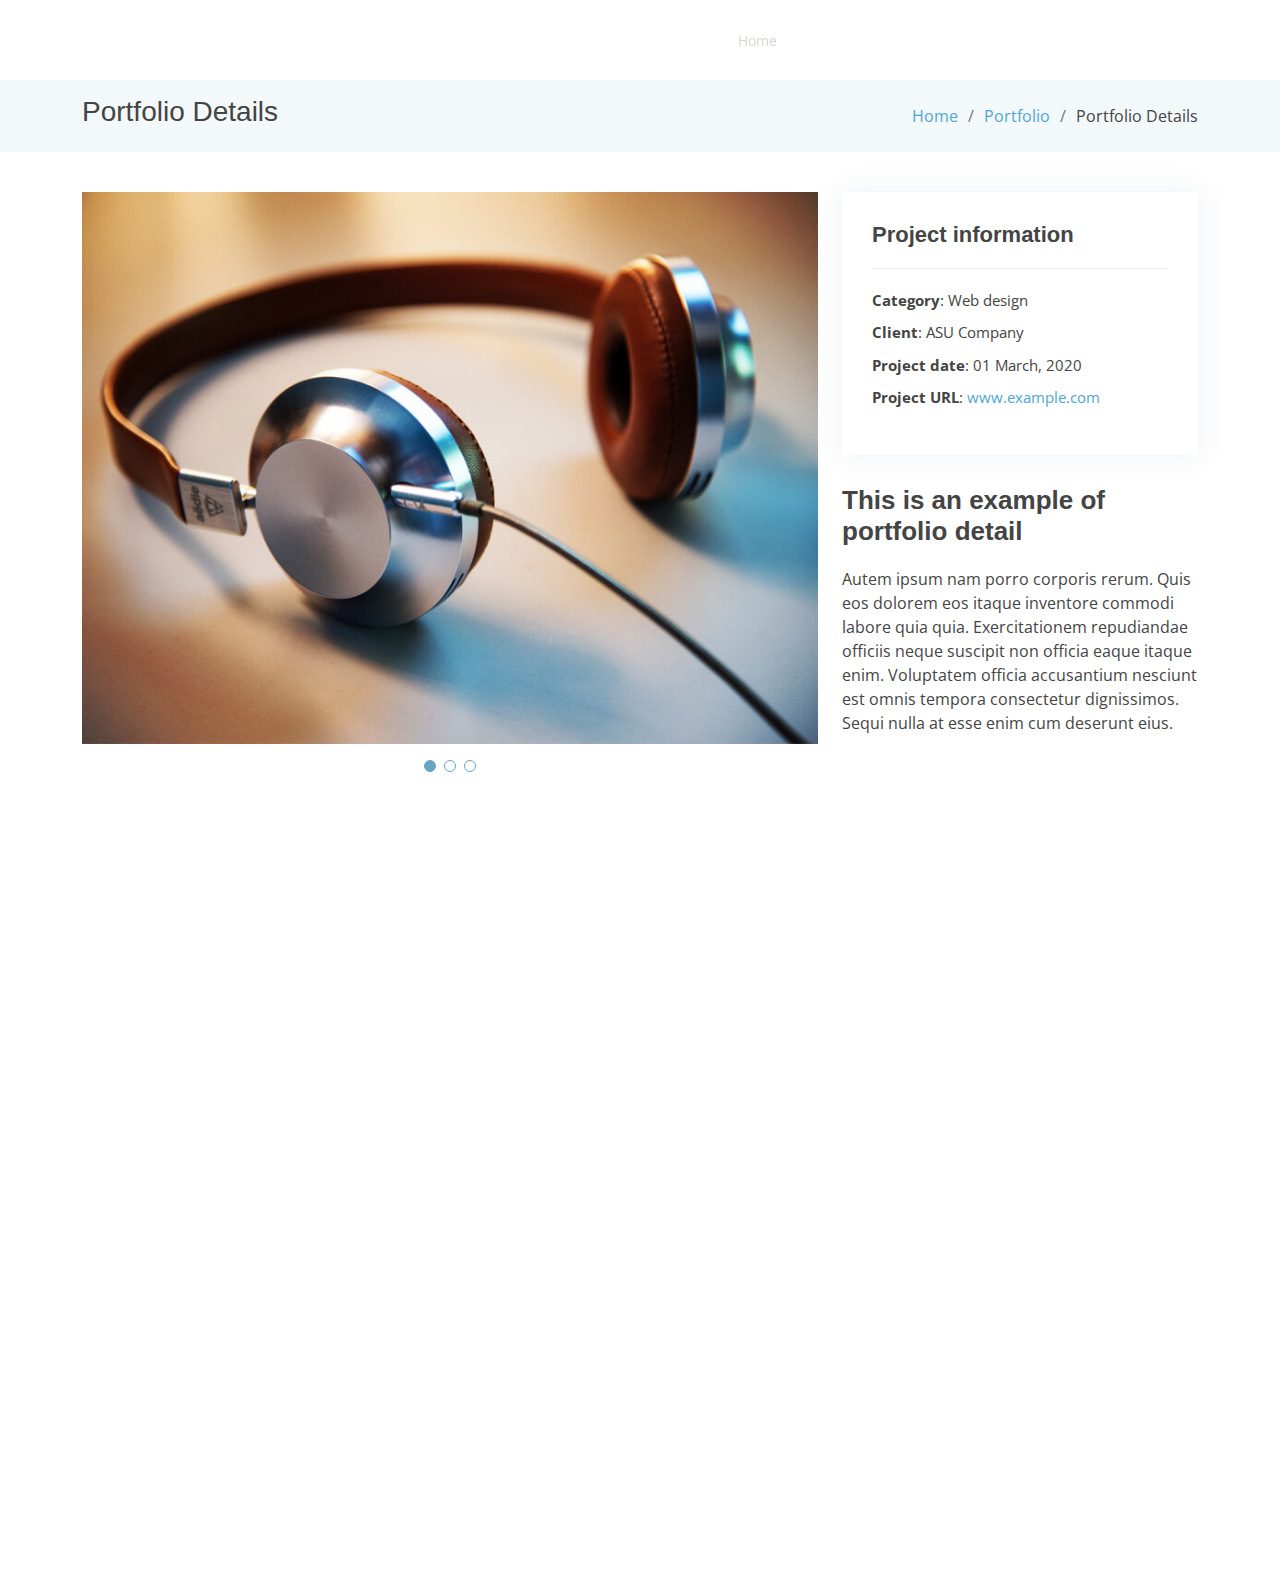
<file: portfolio-details.html>
<!DOCTYPE html>
<html lang="en">

<head>
  <meta charset="utf-8">
  <meta content="width=device-width, initial-scale=1.0" name="viewport">

  <title>Portfolio Details - Moderna Bootstrap Template</title>
  <meta content="" name="description">
  <meta content="" name="keywords">

  <!-- Favicons -->
  <link href="assets/img/favicon.png" rel="icon">
  <link href="assets/img/apple-touch-icon.png" rel="apple-touch-icon">

  <!-- Google Fonts -->
  <link href="https://fonts.googleapis.com/css?family=Open+Sans:300,300i,400,400i,600,600i,700,700i|Roboto:300,300i,400,400i,500,500i,700,700i&display=swap" rel="stylesheet">

  <!-- Vendor CSS Files -->
  <link href="assets/vendor/animate.css/animate.min.css" rel="stylesheet">
  <link href="assets/vendor/aos/aos.css" rel="stylesheet">
  <link href="assets/vendor/bootstrap/css/bootstrap.min.css" rel="stylesheet">
  <link href="assets/vendor/bootstrap-icons/bootstrap-icons.css" rel="stylesheet">
  <link href="assets/vendor/boxicons/css/boxicons.min.css" rel="stylesheet">
  <link href="assets/vendor/glightbox/css/glightbox.min.css" rel="stylesheet">
  <link href="assets/vendor/swiper/swiper-bundle.min.css" rel="stylesheet">

  <!-- Template Main CSS File -->
  <link href="assets/css/style.css" rel="stylesheet">

  <!-- =======================================================
  * Template Name: Moderna - v4.0.1
  * Template URL: https://bootstrapmade.com/free-bootstrap-template-corporate-moderna/
  * Author: BootstrapMade.com
  * License: https://bootstrapmade.com/license/
  ======================================================== -->
</head>

<body>

  <!-- ======= Header ======= -->
  <header id="header" class="fixed-top d-flex align-items-center header-transparent">
    <div class="container d-flex justify-content-between align-items-center">

      <div class="logo">
        <h1 class="text-light"><a href="index.html"><span>UChicago Robotics</span></a></h1>
        <!-- Uncomment below if you prefer to use an image logo -->
        <!--<a href="index.html"><img src="assets/img/logo.png" alt="" class="img-fluid"></a>-->
      </div>

      <nav id="navbar" class="navbar">
        <ul>
          <li><a class="active " href="index.html">Home</a></li>
          <li class="dropdown"><a href="#"><span>Divisions</span> <i class="bi bi-chevron-down"></i></a>
            <ul>
              <li><a href="#">Strategy</a></li>
              <li><a href="#">Technology</a></li>
              <li><a href="#">Education</a></li>
            </ul>
          </li>
          <li><a href="portfolio.html">Portfolio</a></li>
          <li><a href="team.html">Team</a></li>
          <li><a href="blog.html">Blog</a></li>
          
          <li><a href="contact.html">Contact Us</a></li>
        </ul>
        <i class="bi bi-list mobile-nav-toggle"></i>
      </nav><!-- .navbar -->

    </div>
  </header><!-- End Header -->

  <main id="main">

    <!-- ======= Our Portfolio Section ======= -->
    <section class="breadcrumbs">
      <div class="container">

        <div class="d-flex justify-content-between align-items-center">
          <h2>Portfolio Details</h2>
          <ol>
            <li><a href="index.html">Home</a></li>
            <li><a href="portfolio.html">Portfolio</a></li>
            <li>Portfolio Details</li>
          </ol>
        </div>

      </div>
    </section><!-- End Our Portfolio Section -->

    <!-- ======= Portfolio Details Section ======= -->
    <section id="portfolio-details" class="portfolio-details">
      <div class="container">

        <div class="row gy-4">

          <div class="col-lg-8">
            <div class="portfolio-details-slider swiper-container">
              <div class="swiper-wrapper align-items-center">

                <div class="swiper-slide">
                  <img src="assets/img/portfolio/portfolio-1.jpg" alt="">
                </div>

                <div class="swiper-slide">
                  <img src="assets/img/portfolio/portfolio-2.jpg" alt="">
                </div>

                <div class="swiper-slide">
                  <img src="assets/img/portfolio/portfolio-3.jpg" alt="">
                </div>

              </div>
              <div class="swiper-pagination"></div>
            </div>
          </div>

          <div class="col-lg-4">
            <div class="portfolio-info">
              <h3>Project information</h3>
              <ul>
                <li><strong>Category</strong>: Web design</li>
                <li><strong>Client</strong>: ASU Company</li>
                <li><strong>Project date</strong>: 01 March, 2020</li>
                <li><strong>Project URL</strong>: <a href="#">www.example.com</a></li>
              </ul>
            </div>
            <div class="portfolio-description">
              <h2>This is an example of portfolio detail</h2>
              <p>
                Autem ipsum nam porro corporis rerum. Quis eos dolorem eos itaque inventore commodi labore quia quia. Exercitationem repudiandae officiis neque suscipit non officia eaque itaque enim. Voluptatem officia accusantium nesciunt est omnis tempora consectetur dignissimos. Sequi nulla at esse enim cum deserunt eius.
              </p>
            </div>
          </div>

        </div>

      </div>
    </section><!-- End Portfolio Details Section -->

  </main><!-- End #main -->

  <!-- ======= Footer ======= -->
  <footer id="footer" data-aos="fade-up" data-aos-easing="ease-in-out" data-aos-duration="500">

    <div class="footer-newsletter">
      <div class="container">
        <div class="row">
          <div class="col-lg-6">
            <h4>Our Newsletter</h4>
            <p>Tamen quem nulla quae legam multos aute sint culpa legam noster magna</p>
          </div>
          <div class="col-lg-6">
            <form action="" method="post">
              <input type="email" name="email"><input type="submit" value="Subscribe">
            </form>
          </div>
        </div>
      </div>
    </div>

    <div class="footer-top">
      <div class="container">
        <div class="row">

          <div class="col-lg-3 col-md-6 footer-links">
            <h4>Useful Links</h4>
            <ul>
              <li><i class="bx bx-chevron-right"></i> <a href="#">Home</a></li>
              <li><i class="bx bx-chevron-right"></i> <a href="#">About us</a></li>
              <li><i class="bx bx-chevron-right"></i> <a href="#">Services</a></li>
              <li><i class="bx bx-chevron-right"></i> <a href="#">Terms of service</a></li>
              <li><i class="bx bx-chevron-right"></i> <a href="#">Privacy policy</a></li>
            </ul>
          </div>

          <div class="col-lg-3 col-md-6 footer-links">
            <h4>Our Services</h4>
            <ul>
              <li><i class="bx bx-chevron-right"></i> <a href="#">Web Design</a></li>
              <li><i class="bx bx-chevron-right"></i> <a href="#">Web Development</a></li>
              <li><i class="bx bx-chevron-right"></i> <a href="#">Product Management</a></li>
              <li><i class="bx bx-chevron-right"></i> <a href="#">Marketing</a></li>
              <li><i class="bx bx-chevron-right"></i> <a href="#">Graphic Design</a></li>
            </ul>
          </div>

          <div class="col-lg-3 col-md-6 footer-contact">
            <h4>Contact Us</h4>
            <p>
              A108 Adam Street <br>
              New York, NY 535022<br>
              United States <br><br>
              <strong>Phone:</strong> +1 5589 55488 55<br>
              <strong>Email:</strong> info@example.com<br>
            </p>

          </div>

          <div class="col-lg-3 col-md-6 footer-info">
            <h3>About Moderna</h3>
            <p>Cras fermentum odio eu feugiat lide par naso tierra. Justo eget nada terra videa magna derita valies darta donna mare fermentum iaculis eu non diam phasellus.</p>
            <div class="social-links mt-3">
              <a href="#" class="twitter"><i class="bx bxl-twitter"></i></a>
              <a href="#" class="facebook"><i class="bx bxl-facebook"></i></a>
              <a href="#" class="instagram"><i class="bx bxl-instagram"></i></a>
              <a href="#" class="linkedin"><i class="bx bxl-linkedin"></i></a>
            </div>
          </div>

        </div>
      </div>
    </div>

    <div class="container">
      <div class="copyright">
        &copy; Copyright <strong><span>Moderna</span></strong>. All Rights Reserved
      </div>
      <div class="credits">
        <!-- All the links in the footer should remain intact. -->
        <!-- You can delete the links only if you purchased the pro version. -->
        <!-- Licensing information: https://bootstrapmade.com/license/ -->
        <!-- Purchase the pro version with working PHP/AJAX contact form: https://bootstrapmade.com/free-bootstrap-template-corporate-moderna/ -->
        Designed by <a href="https://bootstrapmade.com/">BootstrapMade</a>
      </div>
    </div>
  </footer><!-- End Footer -->

  <a href="#" class="back-to-top d-flex align-items-center justify-content-center"><i class="bi bi-arrow-up-short"></i></a>

  <!-- Vendor JS Files -->
  <script src="assets/vendor/aos/aos.js"></script>
  <script src="assets/vendor/bootstrap/js/bootstrap.bundle.min.js"></script>
  <script src="assets/vendor/glightbox/js/glightbox.min.js"></script>
  <script src="assets/vendor/isotope-layout/isotope.pkgd.min.js"></script>
  <script src="assets/vendor/php-email-form/validate.js"></script>
  <script src="assets/vendor/purecounter/purecounter.js"></script>
  <script src="assets/vendor/swiper/swiper-bundle.min.js"></script>
  <script src="assets/vendor/waypoints/noframework.waypoints.js"></script>

  <!-- Template Main JS File -->
  <script src="assets/js/main.js"></script>

</body>

</html>
</file>
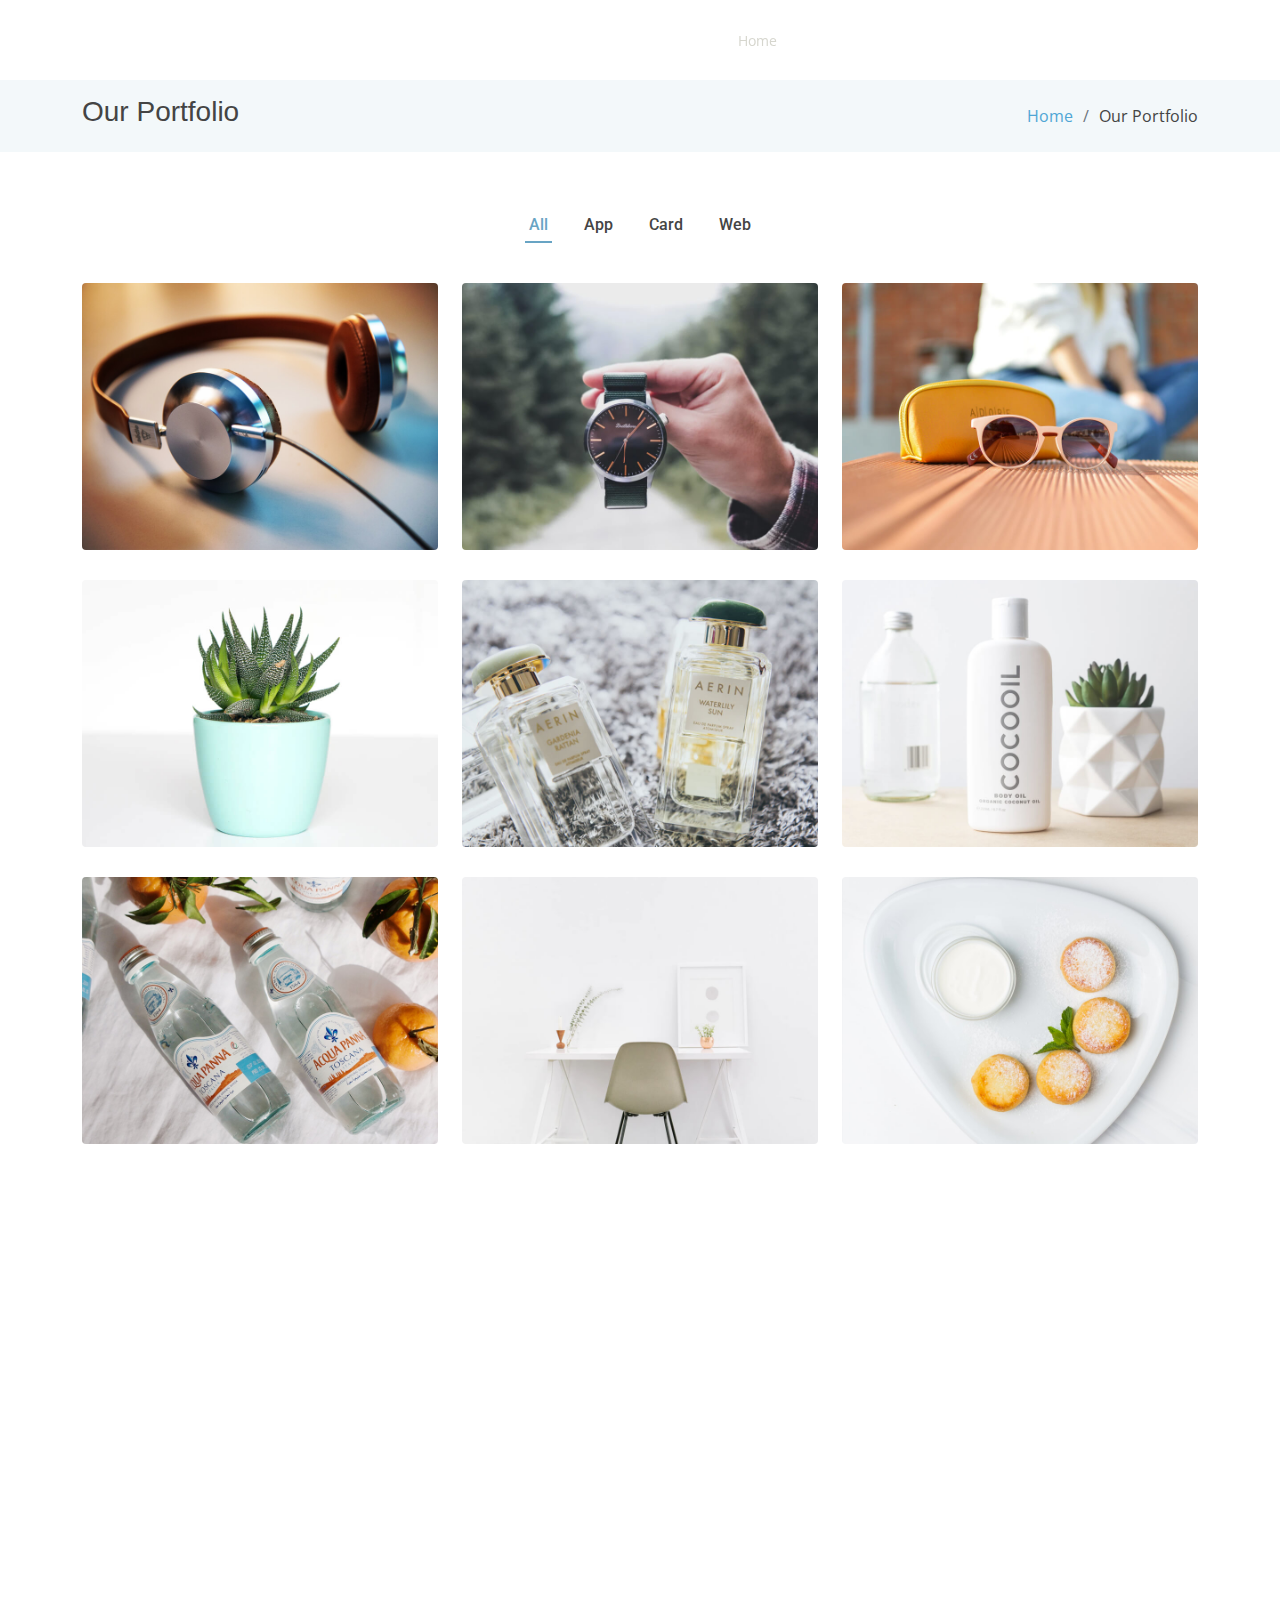
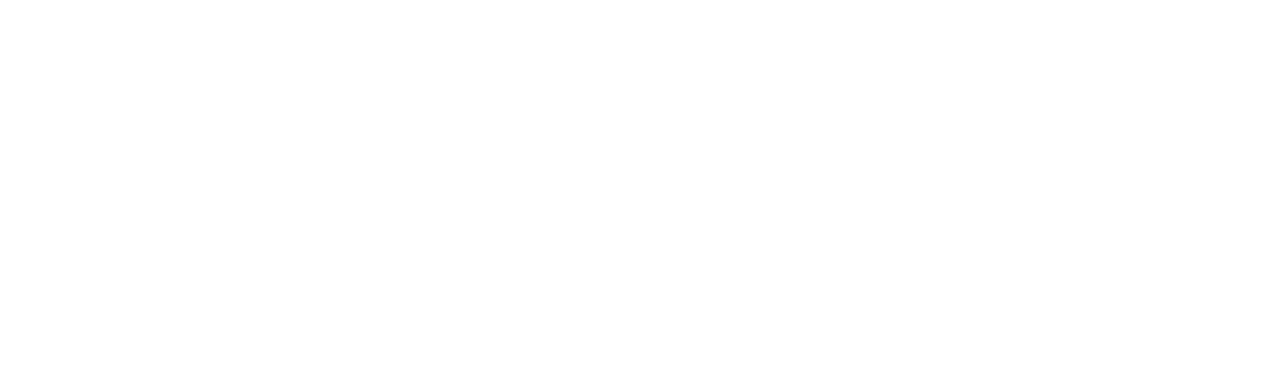
<file: portfolio.html>
<!DOCTYPE html>
<html lang="en">

<head>
  <meta charset="utf-8">
  <meta content="width=device-width, initial-scale=1.0" name="viewport">

  <title>Portfolio - Moderna Bootstrap Template</title>
  <meta content="" name="description">
  <meta content="" name="keywords">

  <!-- Favicons -->
  <link href="assets/img/favicon.png" rel="icon">
  <link href="assets/img/apple-touch-icon.png" rel="apple-touch-icon">

  <!-- Google Fonts -->
  <link href="https://fonts.googleapis.com/css?family=Open+Sans:300,300i,400,400i,600,600i,700,700i|Roboto:300,300i,400,400i,500,500i,700,700i&display=swap" rel="stylesheet">

  <!-- Vendor CSS Files -->
  <link href="assets/vendor/animate.css/animate.min.css" rel="stylesheet">
  <link href="assets/vendor/aos/aos.css" rel="stylesheet">
  <link href="assets/vendor/bootstrap/css/bootstrap.min.css" rel="stylesheet">
  <link href="assets/vendor/bootstrap-icons/bootstrap-icons.css" rel="stylesheet">
  <link href="assets/vendor/boxicons/css/boxicons.min.css" rel="stylesheet">
  <link href="assets/vendor/glightbox/css/glightbox.min.css" rel="stylesheet">
  <link href="assets/vendor/swiper/swiper-bundle.min.css" rel="stylesheet">

  <!-- Template Main CSS File -->
  <link href="assets/css/style.css" rel="stylesheet">

  <!-- =======================================================
  * Template Name: Moderna - v4.0.1
  * Template URL: https://bootstrapmade.com/free-bootstrap-template-corporate-moderna/
  * Author: BootstrapMade.com
  * License: https://bootstrapmade.com/license/
  ======================================================== -->
</head>

<body>

  <!-- ======= Header ======= -->
  <header id="header" class="fixed-top d-flex align-items-center header-transparent">
    <div class="container d-flex justify-content-between align-items-center">

      <div class="logo">
        <h1 class="text-light"><a href="index.html"><span>UChicago Robotics</span></a></h1>
        <!-- Uncomment below if you prefer to use an image logo -->
        <!--<a href="index.html"><img src="assets/img/logo.png" alt="" class="img-fluid"></a>-->
      </div>

      <nav id="navbar" class="navbar">
        <ul>
          <li><a class="active " href="index.html">Home</a></li>
          <li class="dropdown"><a href="#"><span>Divisions</span> <i class="bi bi-chevron-down"></i></a>
            <ul>
              <li><a href="#">Strategy</a></li>
              <li><a href="#">Technology</a></li>
              <li><a href="#">Education</a></li>
            </ul>
          </li>
          <li><a href="portfolio.html">Portfolio</a></li>
          <li><a href="team.html">Team</a></li>
          <li><a href="blog.html">Blog</a></li>
          
          <li><a href="contact.html">Contact Us</a></li>
        </ul>
        <i class="bi bi-list mobile-nav-toggle"></i>
      </nav><!-- .navbar -->

    </div>
  </header><!-- End Header -->

  <main id="main">

    <!-- ======= Our Portfolio Section ======= -->
    <section class="breadcrumbs">
      <div class="container">

        <div class="d-flex justify-content-between align-items-center">
          <h2>Our Portfolio</h2>
          <ol>
            <li><a href="index.html">Home</a></li>
            <li>Our Portfolio</li>
          </ol>
        </div>

      </div>
    </section><!-- End Our Portfolio Section -->

    <!-- ======= Portfolio Section ======= -->
    <section class="portfolio">
      <div class="container">

        <div class="row">
          <div class="col-lg-12">
            <ul id="portfolio-flters">
              <li data-filter="*" class="filter-active">All</li>
              <li data-filter=".filter-app">App</li>
              <li data-filter=".filter-card">Card</li>
              <li data-filter=".filter-web">Web</li>
            </ul>
          </div>
        </div>

        <div class="row portfolio-container" data-aos="fade-up" data-aos-easing="ease-in-out" data-aos-duration="500">

          <div class="col-lg-4 col-md-6 portfolio-wrap filter-app">
            <div class="portfolio-item">
              <img src="assets/img/portfolio/portfolio-1.jpg" class="img-fluid" alt="">
              <div class="portfolio-info">
                <h3>App 1</h3>
                <div>
                  <a href="assets/img/portfolio/portfolio-1.jpg" data-galleryery="portfolioGallery" class="portfolio-lightbox" title="App 1"><i class="bx bx-plus"></i></a>
                  <a href="portfolio-details.html" title="Portfolio Details"><i class="bx bx-link"></i></a>
                </div>
              </div>
            </div>
          </div>

          <div class="col-lg-4 col-md-6 portfolio-wrap filter-web">
            <div class="portfolio-item">
              <img src="assets/img/portfolio/portfolio-2.jpg" class="img-fluid" alt="">
              <div class="portfolio-info">
                <h3>Web 3</h3>
                <div>
                  <a href="assets/img/portfolio/portfolio-2.jpg" data-galleryery="portfolioGallery" class="portfolio-lightbox" title="Web 3"><i class="bx bx-plus"></i></a>
                  <a href="portfolio-details.html" title="Portfolio Details"><i class="bx bx-link"></i></a>
                </div>
              </div>
            </div>
          </div>

          <div class="col-lg-4 col-md-6 portfolio-wrap filter-app">
            <div class="portfolio-item">
              <img src="assets/img/portfolio/portfolio-3.jpg" class="img-fluid" alt="">
              <div class="portfolio-info">
                <h3>App 2</h3>
                <div>
                  <a href="assets/img/portfolio/portfolio-3.jpg" data-galleryery="portfolioGallery" class="portfolio-lightbox" title="App 2"><i class="bx bx-plus"></i></a>
                  <a href="portfolio-details.html" title="Portfolio Details"><i class="bx bx-link"></i></a>
                </div>
              </div>
            </div>
          </div>

          <div class="col-lg-4 col-md-6 portfolio-wrap filter-card">
            <div class="portfolio-item">
              <img src="assets/img/portfolio/portfolio-4.jpg" class="img-fluid" alt="">
              <div class="portfolio-info">
                <h3>Card 2</h3>
                <div>
                  <a href="assets/img/portfolio/portfolio-4.jpg" data-galleryery="portfolioGallery" class="portfolio-lightbox" title="Card 2"><i class="bx bx-plus"></i></a>
                  <a href="portfolio-details.html" title="Portfolio Details"><i class="bx bx-link"></i></a>
                </div>
              </div>
            </div>
          </div>

          <div class="col-lg-4 col-md-6 portfolio-wrap filter-web">
            <div class="portfolio-item">
              <img src="assets/img/portfolio/portfolio-5.jpg" class="img-fluid" alt="">
              <div class="portfolio-info">
                <h3>Web 2</h3>
                <div>
                  <a href="assets/img/portfolio/portfolio-5.jpg" data-galleryery="portfolioGallery" class="portfolio-lightbox" title="Web 2"><i class="bx bx-plus"></i></a>
                  <a href="portfolio-details.html" title="Portfolio Details"><i class="bx bx-link"></i></a>
                </div>
              </div>
            </div>
          </div>

          <div class="col-lg-4 col-md-6 portfolio-wrap filter-app">
            <div class="portfolio-item">
              <img src="assets/img/portfolio/portfolio-6.jpg" class="img-fluid" alt="">
              <div class="portfolio-info">
                <h3>App 3</h3>
                <div>
                  <a href="assets/img/portfolio/portfolio-6.jpg" data-galleryery="portfolioGallery" class="portfolio-lightbox" title="App 3"><i class="bx bx-plus"></i></a>
                  <a href="portfolio-details.html" title="Portfolio Details"><i class="bx bx-link"></i></a>
                </div>
              </div>
            </div>
          </div>

          <div class="col-lg-4 col-md-6 portfolio-wrap filter-card">
            <div class="portfolio-item">
              <img src="assets/img/portfolio/portfolio-7.jpg" class="img-fluid" alt="">
              <div class="portfolio-info">
                <h3>Card 1</h3>
                <div>
                  <a href="assets/img/portfolio/portfolio-7.jpg" data-galleryery="portfolioGallery" class="portfolio-lightbox" title="Card 1"><i class="bx bx-plus"></i></a>
                  <a href="portfolio-details.html" title="Portfolio Details"><i class="bx bx-link"></i></a>
                </div>
              </div>
            </div>
          </div>

          <div class="col-lg-4 col-md-6 portfolio-wrap filter-card">
            <div class="portfolio-item">
              <img src="assets/img/portfolio/portfolio-8.jpg" class="img-fluid" alt="">
              <div class="portfolio-info">
                <h3>Card 3</h3>
                <div>
                  <a href="assets/img/portfolio/portfolio-8.jpg" data-galleryery="portfolioGallery" class="portfolio-lightbox" title="Card 3"><i class="bx bx-plus"></i></a>
                  <a href="portfolio-details.html" title="Portfolio Details"><i class="bx bx-link"></i></a>
                </div>
              </div>
            </div>
          </div>

          <div class="col-lg-4 col-md-6 portfolio-wrap filter-web">
            <div class="portfolio-item">
              <img src="assets/img/portfolio/portfolio-9.jpg" class="img-fluid" alt="">
              <div class="portfolio-info">
                <h3>Web 1</h3>
                <div>
                  <a href="assets/img/portfolio/portfolio-9.jpg" data-galleryery="portfolioGallery" class="portfolio-lightbox" title="Web 1"><i class="bx bx-plus"></i></a>
                  <a href="portfolio-details.html" title="Portfolio Details"><i class="bx bx-link"></i></a>
                </div>
              </div>
            </div>
          </div>

        </div>

      </div>
    </section><!-- End Portfolio Section -->

  </main><!-- End #main -->

  <!-- ======= Footer ======= -->
  <footer id="footer" data-aos="fade-up" data-aos-easing="ease-in-out" data-aos-duration="500">

    <div class="footer-newsletter">
      <div class="container">
        <div class="row">
          <div class="col-lg-6">
            <h4>Our Newsletter</h4>
            <p>Tamen quem nulla quae legam multos aute sint culpa legam noster magna</p>
          </div>
          <div class="col-lg-6">
            <form action="" method="post">
              <input type="email" name="email"><input type="submit" value="Subscribe">
            </form>
          </div>
        </div>
      </div>
    </div>

    <div class="footer-top">
      <div class="container">
        <div class="row">

          <div class="col-lg-3 col-md-6 footer-links">
            <h4>Useful Links</h4>
            <ul>
              <li><i class="bx bx-chevron-right"></i> <a href="#">Home</a></li>
              <li><i class="bx bx-chevron-right"></i> <a href="#">About us</a></li>
              <li><i class="bx bx-chevron-right"></i> <a href="#">Services</a></li>
              <li><i class="bx bx-chevron-right"></i> <a href="#">Terms of service</a></li>
              <li><i class="bx bx-chevron-right"></i> <a href="#">Privacy policy</a></li>
            </ul>
          </div>

          <div class="col-lg-3 col-md-6 footer-links">
            <h4>Our Services</h4>
            <ul>
              <li><i class="bx bx-chevron-right"></i> <a href="#">Web Design</a></li>
              <li><i class="bx bx-chevron-right"></i> <a href="#">Web Development</a></li>
              <li><i class="bx bx-chevron-right"></i> <a href="#">Product Management</a></li>
              <li><i class="bx bx-chevron-right"></i> <a href="#">Marketing</a></li>
              <li><i class="bx bx-chevron-right"></i> <a href="#">Graphic Design</a></li>
            </ul>
          </div>

          <div class="col-lg-3 col-md-6 footer-contact">
            <h4>Contact Us</h4>
            <p>
              A108 Adam Street <br>
              New York, NY 535022<br>
              United States <br><br>
              <strong>Phone:</strong> +1 5589 55488 55<br>
              <strong>Email:</strong> info@example.com<br>
            </p>

          </div>

          <div class="col-lg-3 col-md-6 footer-info">
            <h3>About Moderna</h3>
            <p>Cras fermentum odio eu feugiat lide par naso tierra. Justo eget nada terra videa magna derita valies darta donna mare fermentum iaculis eu non diam phasellus.</p>
            <div class="social-links mt-3">
              <a href="#" class="twitter"><i class="bx bxl-twitter"></i></a>
              <a href="#" class="facebook"><i class="bx bxl-facebook"></i></a>
              <a href="#" class="instagram"><i class="bx bxl-instagram"></i></a>
              <a href="#" class="linkedin"><i class="bx bxl-linkedin"></i></a>
            </div>
          </div>

        </div>
      </div>
    </div>

    <div class="container">
      <div class="copyright">
        &copy; Copyright <strong><span>Moderna</span></strong>. All Rights Reserved
      </div>
      <div class="credits">
        <!-- All the links in the footer should remain intact. -->
        <!-- You can delete the links only if you purchased the pro version. -->
        <!-- Licensing information: https://bootstrapmade.com/license/ -->
        <!-- Purchase the pro version with working PHP/AJAX contact form: https://bootstrapmade.com/free-bootstrap-template-corporate-moderna/ -->
        Designed by <a href="https://bootstrapmade.com/">BootstrapMade</a>
      </div>
    </div>
  </footer><!-- End Footer -->

  <a href="#" class="back-to-top d-flex align-items-center justify-content-center"><i class="bi bi-arrow-up-short"></i></a>

  <!-- Vendor JS Files -->
  <script src="assets/vendor/aos/aos.js"></script>
  <script src="assets/vendor/bootstrap/js/bootstrap.bundle.min.js"></script>
  <script src="assets/vendor/glightbox/js/glightbox.min.js"></script>
  <script src="assets/vendor/isotope-layout/isotope.pkgd.min.js"></script>
  <script src="assets/vendor/php-email-form/validate.js"></script>
  <script src="assets/vendor/purecounter/purecounter.js"></script>
  <script src="assets/vendor/swiper/swiper-bundle.min.js"></script>
  <script src="assets/vendor/waypoints/noframework.waypoints.js"></script>

  <!-- Template Main JS File -->
  <script src="assets/js/main.js"></script>

</body>

</html>
</file>
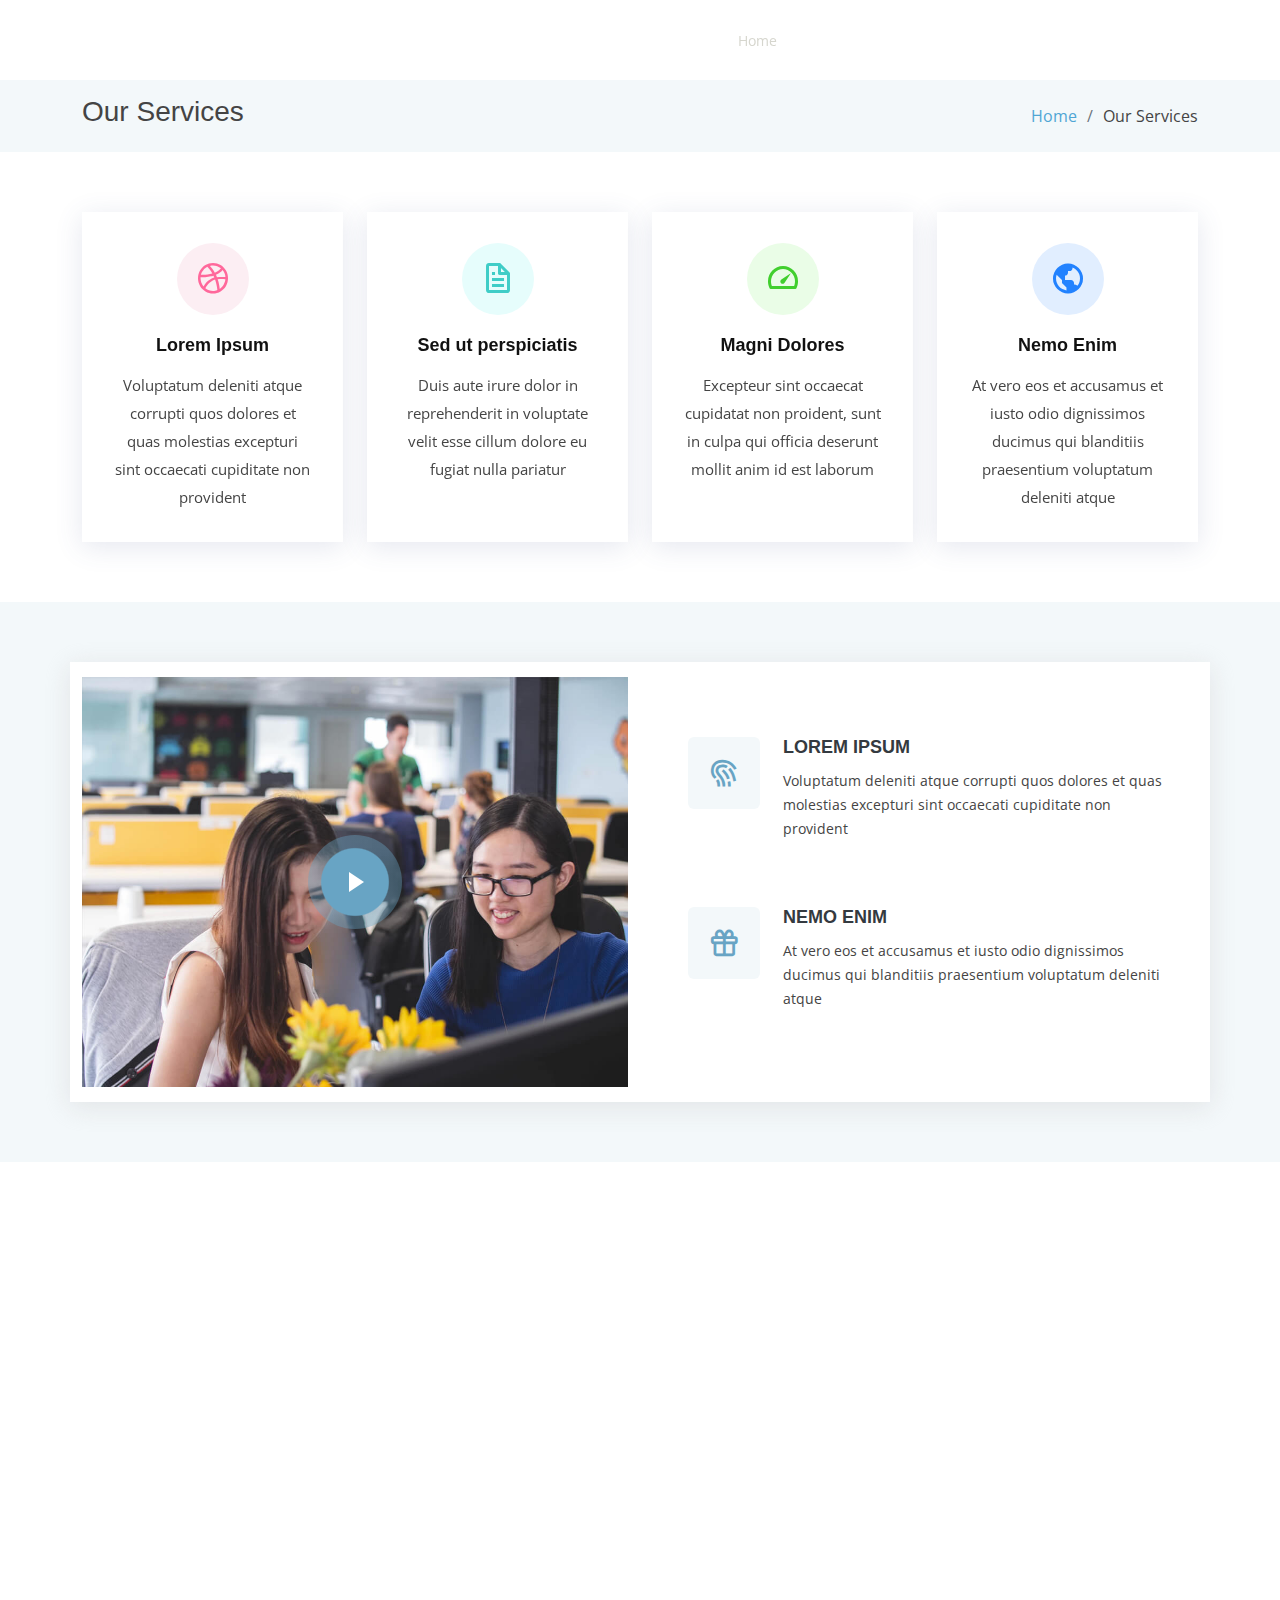
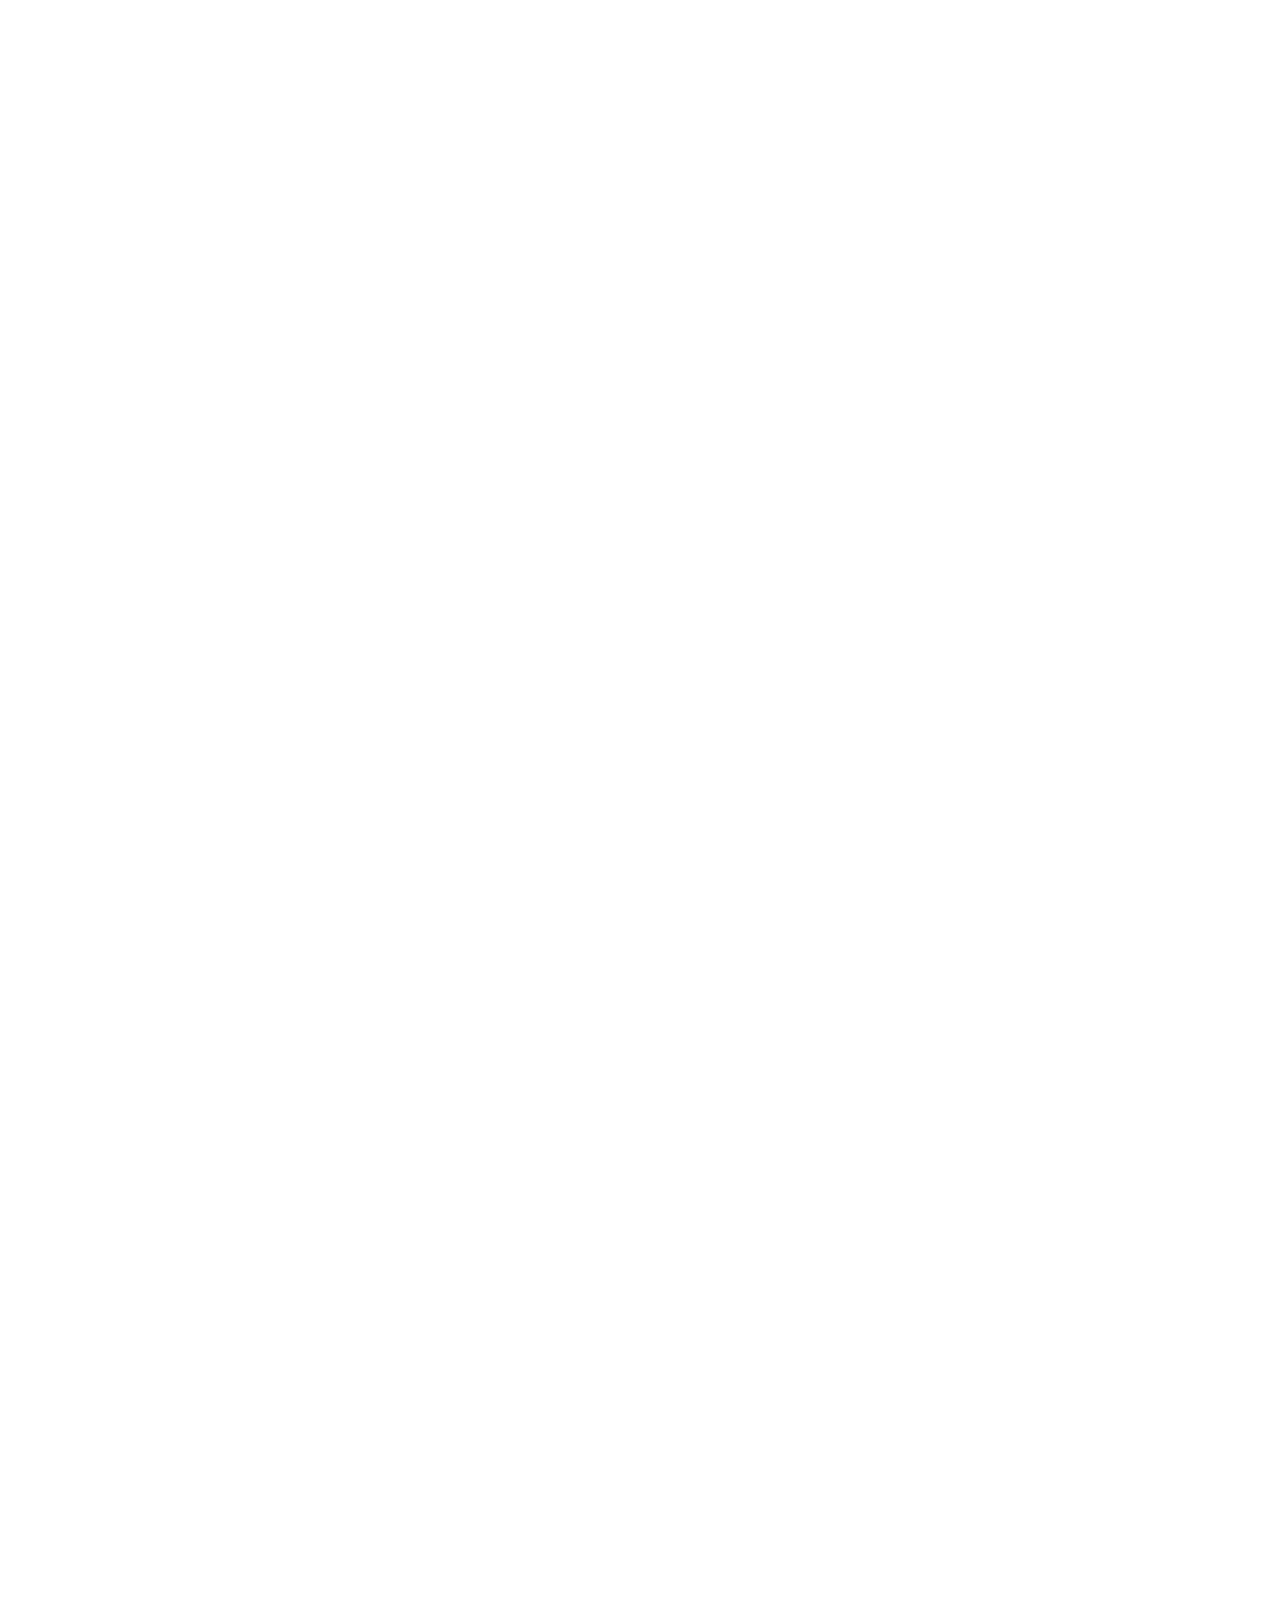
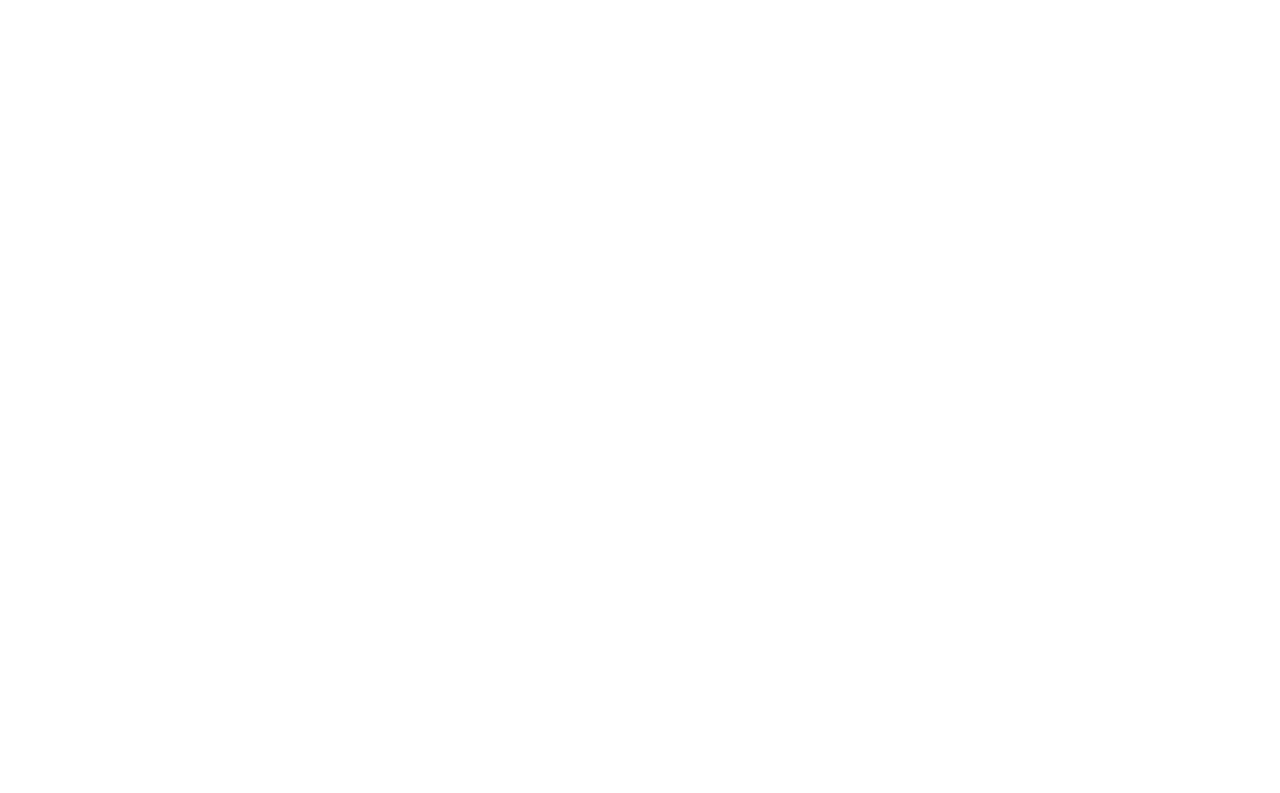
<file: services.html>
<!DOCTYPE html>
<html lang="en">

<head>
  <meta charset="utf-8">
  <meta content="width=device-width, initial-scale=1.0" name="viewport">

  <title>Services - Moderna Bootstrap Template</title>
  <meta content="" name="description">
  <meta content="" name="keywords">

  <!-- Favicons -->
  <link href="assets/img/favicon.png" rel="icon">
  <link href="assets/img/apple-touch-icon.png" rel="apple-touch-icon">

  <!-- Google Fonts -->
  <link href="https://fonts.googleapis.com/css?family=Open+Sans:300,300i,400,400i,600,600i,700,700i|Roboto:300,300i,400,400i,500,500i,700,700i&display=swap" rel="stylesheet">

  <!-- Vendor CSS Files -->
  <link href="assets/vendor/animate.css/animate.min.css" rel="stylesheet">
  <link href="assets/vendor/aos/aos.css" rel="stylesheet">
  <link href="assets/vendor/bootstrap/css/bootstrap.min.css" rel="stylesheet">
  <link href="assets/vendor/bootstrap-icons/bootstrap-icons.css" rel="stylesheet">
  <link href="assets/vendor/boxicons/css/boxicons.min.css" rel="stylesheet">
  <link href="assets/vendor/glightbox/css/glightbox.min.css" rel="stylesheet">
  <link href="assets/vendor/swiper/swiper-bundle.min.css" rel="stylesheet">

  <!-- Template Main CSS File -->
  <link href="assets/css/style.css" rel="stylesheet">

  <!-- =======================================================
  * Template Name: Moderna - v4.0.1
  * Template URL: https://bootstrapmade.com/free-bootstrap-template-corporate-moderna/
  * Author: BootstrapMade.com
  * License: https://bootstrapmade.com/license/
  ======================================================== -->
</head>

<body>

  <!-- ======= Header ======= -->
  <header id="header" class="fixed-top d-flex align-items-center header-transparent">
    <div class="container d-flex justify-content-between align-items-center">

      <div class="logo">
        <h1 class="text-light"><a href="index.html"><span>UChicago Robotics</span></a></h1>
        <!-- Uncomment below if you prefer to use an image logo -->
        <!--<a href="index.html"><img src="assets/img/logo.png" alt="" class="img-fluid"></a>-->
      </div>

      <nav id="navbar" class="navbar">
        <ul>
          <li><a class="active " href="index.html">Home</a></li>
          <li class="dropdown"><a href="#"><span>Divisions</span> <i class="bi bi-chevron-down"></i></a>
            <ul>
              <li><a href="#">Strategy</a></li>
              <li><a href="#">Technology</a></li>
              <li><a href="#">Education</a></li>
            </ul>
          </li>
          <li><a href="portfolio.html">Portfolio</a></li>
          <li><a href="team.html">Team</a></li>
          <li><a href="blog.html">Blog</a></li>
          
          <li><a href="contact.html">Contact Us</a></li>
        </ul>
        <i class="bi bi-list mobile-nav-toggle"></i>
      </nav><!-- .navbar -->

    </div>
  </header><!-- End Header -->

  <main id="main">

    <!-- ======= Our Services Section ======= -->
    <section class="breadcrumbs">
      <div class="container">

        <div class="d-flex justify-content-between align-items-center">
          <h2>Our Services</h2>
          <ol>
            <li><a href="index.html">Home</a></li>
            <li>Our Services</li>
          </ol>
        </div>

      </div>
    </section><!-- End Our Services Section -->

    <!-- ======= Services Section ======= -->
    <section class="services">
      <div class="container">

        <div class="row">
          <div class="col-md-6 col-lg-3 d-flex align-items-stretch" data-aos="fade-up">
            <div class="icon-box icon-box-pink">
              <div class="icon"><i class="bx bxl-dribbble"></i></div>
              <h4 class="title"><a href="">Lorem Ipsum</a></h4>
              <p class="description">Voluptatum deleniti atque corrupti quos dolores et quas molestias excepturi sint occaecati cupiditate non provident</p>
            </div>
          </div>

          <div class="col-md-6 col-lg-3 d-flex align-items-stretch" data-aos="fade-up" data-aos-delay="100">
            <div class="icon-box icon-box-cyan">
              <div class="icon"><i class="bx bx-file"></i></div>
              <h4 class="title"><a href="">Sed ut perspiciatis</a></h4>
              <p class="description">Duis aute irure dolor in reprehenderit in voluptate velit esse cillum dolore eu fugiat nulla pariatur</p>
            </div>
          </div>

          <div class="col-md-6 col-lg-3 d-flex align-items-stretch" data-aos="fade-up" data-aos-delay="200">
            <div class="icon-box icon-box-green">
              <div class="icon"><i class="bx bx-tachometer"></i></div>
              <h4 class="title"><a href="">Magni Dolores</a></h4>
              <p class="description">Excepteur sint occaecat cupidatat non proident, sunt in culpa qui officia deserunt mollit anim id est laborum</p>
            </div>
          </div>

          <div class="col-md-6 col-lg-3 d-flex align-items-stretch" data-aos="fade-up" data-aos-delay="200">
            <div class="icon-box icon-box-blue">
              <div class="icon"><i class="bx bx-world"></i></div>
              <h4 class="title"><a href="">Nemo Enim</a></h4>
              <p class="description">At vero eos et accusamus et iusto odio dignissimos ducimus qui blanditiis praesentium voluptatum deleniti atque</p>
            </div>
          </div>

        </div>

      </div>
    </section><!-- End Services Section -->

    <!-- ======= Why Us Section ======= -->
    <section class="why-us section-bg" data-aos="fade-up" date-aos-delay="200">
      <div class="container">

        <div class="row">
          <div class="col-lg-6 video-box">
            <img src="assets/img/why-us.jpg" class="img-fluid" alt="">
            <a href="https://www.youtube.com/watch?v=jDDaplaOz7Q" class="venobox play-btn mb-4" data-vbtype="video" data-autoplay="true"></a>
          </div>

          <div class="col-lg-6 d-flex flex-column justify-content-center p-5">

            <div class="icon-box">
              <div class="icon"><i class="bx bx-fingerprint"></i></div>
              <h4 class="title"><a href="">Lorem Ipsum</a></h4>
              <p class="description">Voluptatum deleniti atque corrupti quos dolores et quas molestias excepturi sint occaecati cupiditate non provident</p>
            </div>

            <div class="icon-box">
              <div class="icon"><i class="bx bx-gift"></i></div>
              <h4 class="title"><a href="">Nemo Enim</a></h4>
              <p class="description">At vero eos et accusamus et iusto odio dignissimos ducimus qui blanditiis praesentium voluptatum deleniti atque</p>
            </div>

          </div>
        </div>

      </div>
    </section><!-- End Why Us Section -->

    <!-- ======= Service Details Section ======= -->
    <section class="service-details">
      <div class="container">

        <div class="row">
          <div class="col-md-6 d-flex align-items-stretch" data-aos="fade-up">
            <div class="card">
              <div class="card-img">
                <img src="assets/img/service-details-1.jpg" alt="...">
              </div>
              <div class="card-body">
                <h5 class="card-title"><a href="#">Our Mission</a></h5>
                <p class="card-text">Lorem ipsum dolor sit amet, consectetur elit, sed do eiusmod tempor ut labore et dolore magna aliqua. Ut enim ad minim veniam, quis nostrud exercitation ullamco laboris nisi ut aliquip ex ea commodo consequat</p>
                <div class="read-more"><a href="#"><i class="bi bi-arrow-right"></i> Read More</a></div>
              </div>
            </div>
          </div>
          <div class="col-md-6 d-flex align-items-stretch" data-aos="fade-up">
            <div class="card">
              <div class="card-img">
                <img src="assets/img/service-details-2.jpg" alt="...">
              </div>
              <div class="card-body">
                <h5 class="card-title"><a href="#">Our Plan</a></h5>
                <p class="card-text">Sed ut perspiciatis unde omnis iste natus error sit voluptatem doloremque laudantium, totam rem aperiam, eaque ipsa quae ab illo inventore veritatis et quasi architecto beatae vitae dicta sunt explicabo</p>
                <div class="read-more"><a href="#"><i class="bi bi-arrow-right"></i> Read More</a></div>
              </div>
            </div>

          </div>
          <div class="col-md-6 d-flex align-items-stretch" data-aos="fade-up">
            <div class="card">
              <div class="card-img">
                <img src="assets/img/service-details-3.jpg" alt="...">
              </div>
              <div class="card-body">
                <h5 class="card-title"><a href="#">Our Vision</a></h5>
                <p class="card-text">Nemo enim ipsam voluptatem quia voluptas sit aut odit aut fugit, sed quia magni dolores eos qui ratione voluptatem sequi nesciunt Neque porro quisquam est, qui dolorem ipsum quia dolor sit amet</p>
                <div class="read-more"><a href="#"><i class="bi bi-arrow-right"></i> Read More</a></div>
              </div>
            </div>
          </div>
          <div class="col-md-6 d-flex align-items-stretch" data-aos="fade-up">
            <div class="card">
              <div class="card-img">
                <img src="assets/img/service-details-4.jpg" alt="...">
              </div>
              <div class="card-body">
                <h5 class="card-title"><a href="#">Our Care</a></h5>
                <p class="card-text">Nostrum eum sed et autem dolorum perspiciatis. Magni porro quisquam laudantium voluptatem. In molestiae earum ab sit esse voluptatem. Eos ipsam cumque ipsum officiis qui nihil aut incidunt aut</p>
                <div class="read-more"><a href="#"><i class="bi bi-arrow-right"></i> Read More</a></div>
              </div>
            </div>
          </div>
        </div>

      </div>
    </section><!-- End Service Details Section -->

    <!-- ======= Pricing Section ======= -->
    <section class="pricing section-bg" data-aos="fade-up">
      <div class="container">

        <div class="section-title">
          <h2>Pricing</h2>
          <p>Magnam dolores commodi suscipit. Necessitatibus eius consequatur ex aliquid fuga eum quidem. Sit sint consectetur velit. Quisquam quos quisquam cupiditate. Et nemo qui impedit suscipit alias ea. Quia fugiat sit in iste officiis commodi quidem hic quas.</p>
        </div>

        <div class="row no-gutters">

          <div class="col-lg-4 box">
            <h3>Free</h3>
            <h4>$0<span>per month</span></h4>
            <ul>
              <li><i class="bx bx-check"></i> Quam adipiscing vitae proin</li>
              <li><i class="bx bx-check"></i> Nec feugiat nisl pretium</li>
              <li><i class="bx bx-check"></i> Nulla at volutpat diam uteera</li>
              <li class="na"><i class="bx bx-x"></i> <span>Pharetra massa massa ultricies</span></li>
              <li class="na"><i class="bx bx-x"></i> <span>Massa ultricies mi quis hendrerit</span></li>
            </ul>
            <a href="#" class="get-started-btn">Get Started</a>
          </div>

          <div class="col-lg-4 box featured">
            <h3>Business</h3>
            <h4>$29<span>per month</span></h4>
            <ul>
              <li><i class="bx bx-check"></i> Quam adipiscing vitae proin</li>
              <li><i class="bx bx-check"></i> Nec feugiat nisl pretium</li>
              <li><i class="bx bx-check"></i> Nulla at volutpat diam uteera</li>
              <li><i class="bx bx-check"></i> Pharetra massa massa ultricies</li>
              <li><i class="bx bx-check"></i> Massa ultricies mi quis hendrerit</li>
            </ul>
            <a href="#" class="get-started-btn">Get Started</a>
          </div>

          <div class="col-lg-4 box">
            <h3>Developer</h3>
            <h4>$49<span>per month</span></h4>
            <ul>
              <li><i class="bx bx-check"></i> Quam adipiscing vitae proin</li>
              <li><i class="bx bx-check"></i> Nec feugiat nisl pretium</li>
              <li><i class="bx bx-check"></i> Nulla at volutpat diam uteera</li>
              <li><i class="bx bx-check"></i> Pharetra massa massa ultricies</li>
              <li><i class="bx bx-check"></i> Massa ultricies mi quis hendrerit</li>
            </ul>
            <a href="#" class="get-started-btn">Get Started</a>
          </div>

        </div>

      </div>
    </section><!-- End Pricing Section -->

  </main><!-- End #main -->

  <!-- ======= Footer ======= -->
  <footer id="footer" data-aos="fade-up" data-aos-easing="ease-in-out" data-aos-duration="500">

    <div class="footer-newsletter">
      <div class="container">
        <div class="row">
          <div class="col-lg-6">
            <h4>Our Newsletter</h4>
            <p>Tamen quem nulla quae legam multos aute sint culpa legam noster magna</p>
          </div>
          <div class="col-lg-6">
            <form action="" method="post">
              <input type="email" name="email"><input type="submit" value="Subscribe">
            </form>
          </div>
        </div>
      </div>
    </div>

    <div class="footer-top">
      <div class="container">
        <div class="row">

          <div class="col-lg-3 col-md-6 footer-links">
            <h4>Useful Links</h4>
            <ul>
              <li><i class="bx bx-chevron-right"></i> <a href="#">Home</a></li>
              <li><i class="bx bx-chevron-right"></i> <a href="#">About us</a></li>
              <li><i class="bx bx-chevron-right"></i> <a href="#">Services</a></li>
              <li><i class="bx bx-chevron-right"></i> <a href="#">Terms of service</a></li>
              <li><i class="bx bx-chevron-right"></i> <a href="#">Privacy policy</a></li>
            </ul>
          </div>

          <div class="col-lg-3 col-md-6 footer-links">
            <h4>Our Services</h4>
            <ul>
              <li><i class="bx bx-chevron-right"></i> <a href="#">Web Design</a></li>
              <li><i class="bx bx-chevron-right"></i> <a href="#">Web Development</a></li>
              <li><i class="bx bx-chevron-right"></i> <a href="#">Product Management</a></li>
              <li><i class="bx bx-chevron-right"></i> <a href="#">Marketing</a></li>
              <li><i class="bx bx-chevron-right"></i> <a href="#">Graphic Design</a></li>
            </ul>
          </div>

          <div class="col-lg-3 col-md-6 footer-contact">
            <h4>Contact Us</h4>
            <p>
              A108 Adam Street <br>
              New York, NY 535022<br>
              United States <br><br>
              <strong>Phone:</strong> +1 5589 55488 55<br>
              <strong>Email:</strong> info@example.com<br>
            </p>

          </div>

          <div class="col-lg-3 col-md-6 footer-info">
            <h3>About Moderna</h3>
            <p>Cras fermentum odio eu feugiat lide par naso tierra. Justo eget nada terra videa magna derita valies darta donna mare fermentum iaculis eu non diam phasellus.</p>
            <div class="social-links mt-3">
              <a href="#" class="twitter"><i class="bx bxl-twitter"></i></a>
              <a href="#" class="facebook"><i class="bx bxl-facebook"></i></a>
              <a href="#" class="instagram"><i class="bx bxl-instagram"></i></a>
              <a href="#" class="linkedin"><i class="bx bxl-linkedin"></i></a>
            </div>
          </div>

        </div>
      </div>
    </div>

    <div class="container">
      <div class="copyright">
        &copy; Copyright <strong><span>Moderna</span></strong>. All Rights Reserved
      </div>
      <div class="credits">
        <!-- All the links in the footer should remain intact. -->
        <!-- You can delete the links only if you purchased the pro version. -->
        <!-- Licensing information: https://bootstrapmade.com/license/ -->
        <!-- Purchase the pro version with working PHP/AJAX contact form: https://bootstrapmade.com/free-bootstrap-template-corporate-moderna/ -->
        Designed by <a href="https://bootstrapmade.com/">BootstrapMade</a>
      </div>
    </div>
  </footer><!-- End Footer -->

  <a href="#" class="back-to-top d-flex align-items-center justify-content-center"><i class="bi bi-arrow-up-short"></i></a>

  <!-- Vendor JS Files -->
  <script src="assets/vendor/aos/aos.js"></script>
  <script src="assets/vendor/bootstrap/js/bootstrap.bundle.min.js"></script>
  <script src="assets/vendor/glightbox/js/glightbox.min.js"></script>
  <script src="assets/vendor/isotope-layout/isotope.pkgd.min.js"></script>
  <script src="assets/vendor/php-email-form/validate.js"></script>
  <script src="assets/vendor/purecounter/purecounter.js"></script>
  <script src="assets/vendor/swiper/swiper-bundle.min.js"></script>
  <script src="assets/vendor/waypoints/noframework.waypoints.js"></script>

  <!-- Template Main JS File -->
  <script src="assets/js/main.js"></script>

</body>

</html>
</file>
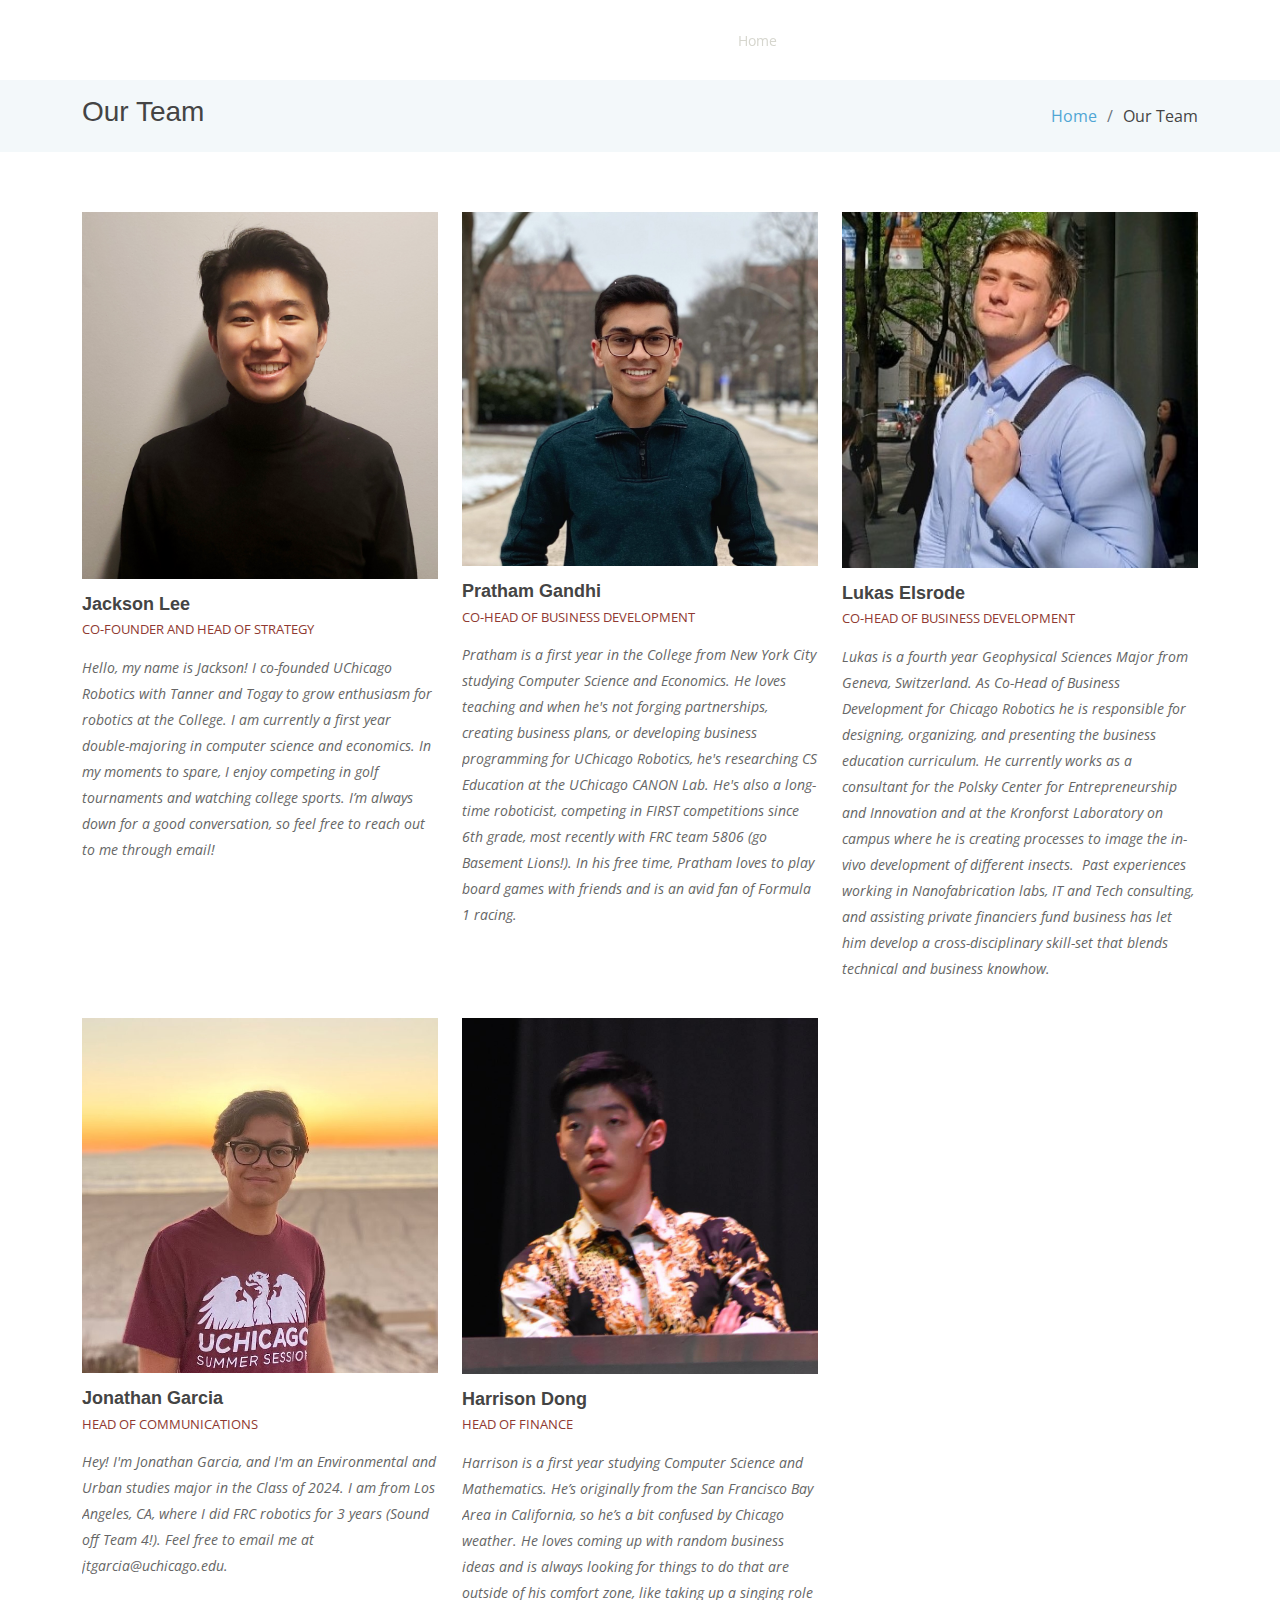
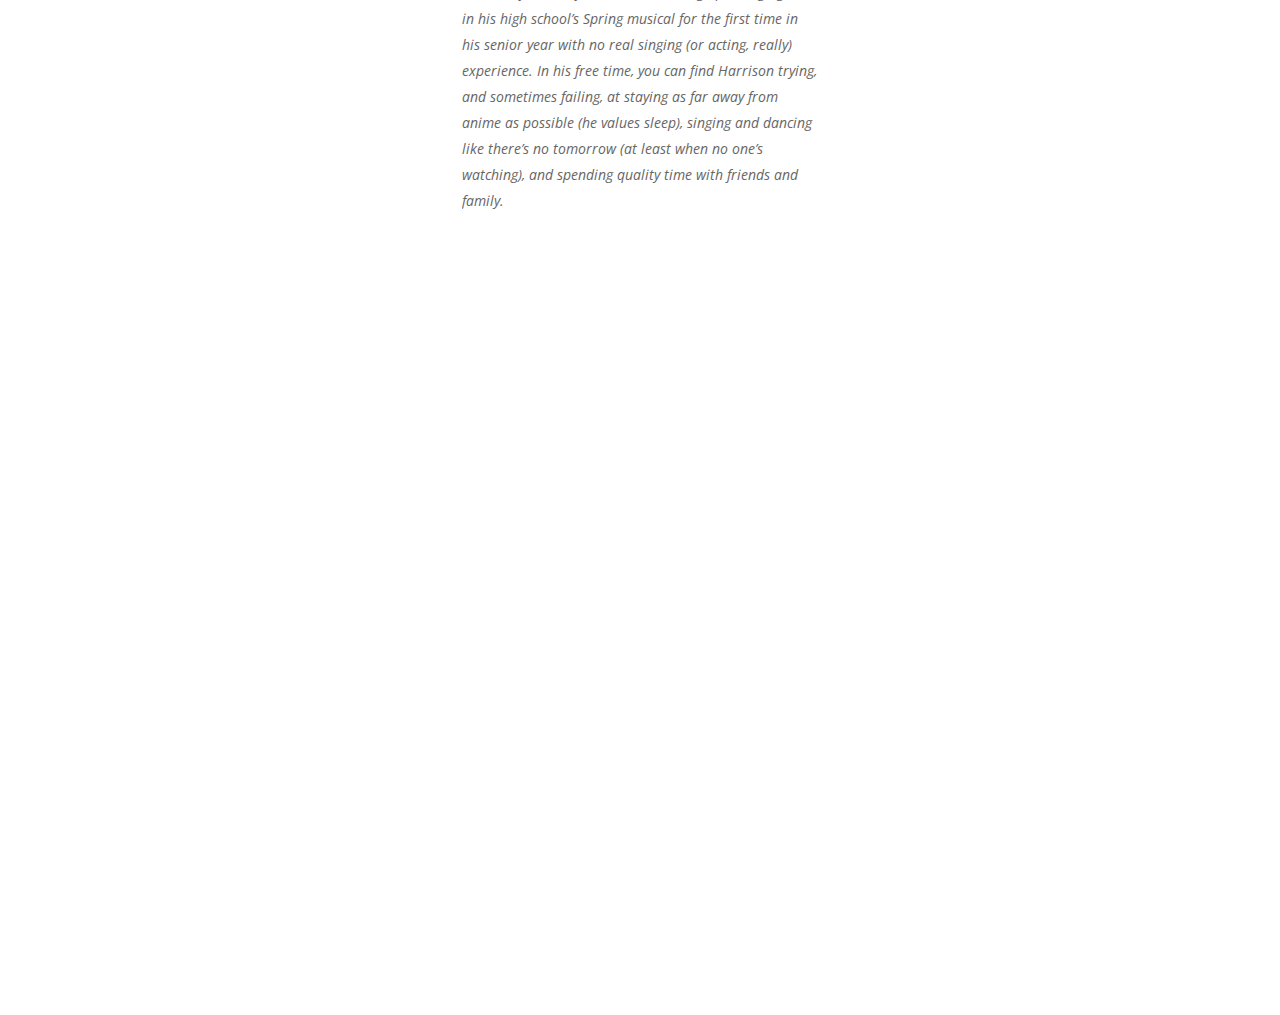
<file: team.html>
<!DOCTYPE html>
<html lang="en">

<head>
  <meta charset="utf-8">
  <meta content="width=device-width, initial-scale=1.0" name="viewport">

  <title>Team - Moderna Bootstrap Template</title>
  <meta content="" name="description">
  <meta content="" name="keywords">

  <!-- Favicons -->
  <link href="assets/img/favicon.png" rel="icon">
  <link href="assets/img/apple-touch-icon.png" rel="apple-touch-icon">

  <!-- Google Fonts -->
  <link href="https://fonts.googleapis.com/css?family=Open+Sans:300,300i,400,400i,600,600i,700,700i|Roboto:300,300i,400,400i,500,500i,700,700i&display=swap" rel="stylesheet">

  <!-- Vendor CSS Files -->
  <link href="assets/vendor/animate.css/animate.min.css" rel="stylesheet">
  <link href="assets/vendor/aos/aos.css" rel="stylesheet">
  <link href="assets/vendor/bootstrap/css/bootstrap.min.css" rel="stylesheet">
  <link href="assets/vendor/bootstrap-icons/bootstrap-icons.css" rel="stylesheet">
  <link href="assets/vendor/boxicons/css/boxicons.min.css" rel="stylesheet">
  <link href="assets/vendor/glightbox/css/glightbox.min.css" rel="stylesheet">
  <link href="assets/vendor/swiper/swiper-bundle.min.css" rel="stylesheet">

  <!-- Template Main CSS File -->
  <link href="assets/css/style.css" rel="stylesheet">

  <!-- =======================================================
  * Template Name: Moderna - v4.0.1
  * Template URL: https://bootstrapmade.com/free-bootstrap-template-corporate-moderna/
  * Author: BootstrapMade.com
  * License: https://bootstrapmade.com/license/
  ======================================================== -->
</head>

<body>

  <!-- ======= Header ======= -->
  <header id="header" class="fixed-top d-flex align-items-center header-transparent">
    <div class="container d-flex justify-content-between align-items-center">

      <div class="logo">
        <h1 class="text-light"><a href="index.html"><span>UChicago Robotics</span></a></h1>
        <!-- Uncomment below if you prefer to use an image logo -->
        <!--<a href="index.html"><img src="assets/img/logo.png" alt="" class="img-fluid"></a>-->
      </div>

      <nav id="navbar" class="navbar">
        <ul>
          <li><a class="active " href="index.html">Home</a></li>
          <li class="dropdown"><a href="#"><span>Divisions</span> <i class="bi bi-chevron-down"></i></a>
            <ul>
              <li><a href="#">Strategy</a></li>
              <li><a href="#">Technology</a></li>
              <li><a href="#">Education</a></li>
            </ul>
          </li>
          <li><a href="portfolio.html">Portfolio</a></li>
          <li><a href="team.html">Team</a></li>
          <li><a href="blog.html">Blog</a></li>
          
          <li><a href="contact.html">Contact Us</a></li>
        </ul>
        <i class="bi bi-list mobile-nav-toggle"></i>
      </nav><!-- .navbar -->

    </div>
  </header><!-- End Header -->

  <main id="main">

    <!-- ======= Our Team Section ======= -->
    <section class="breadcrumbs">
      <div class="container">

        <div class="d-flex justify-content-between align-items-center">
          <h2>Our Team</h2>
          <ol>
            <li><a href="index.html">Home</a></li>
            <li>Our Team</li>
          </ol>
        </div>

      </div>
    </section><!-- End Our Team Section -->

    <!-- ======= Team Section ======= -->
    <section class="team" data-aos="fade-up" data-aos-easing="ease-in-out" data-aos-duration="500">
      <div class="container">

        <div class="row">

          <div class="col-lg-4 col-md-6 d-flex align-items-stretch">
            <div class="member">
              <div class="member-img">
                <img src="assets/img/team/jackson.jpeg" class="img-fluid" alt="">
                <div class="social">
                  <a href="mailto:jacksonlee@uchicago.edu"><i class="bi bi-envelope-fill"></i></a>
                </div>
              </div>
              <div class="member-info">
                <h4>Jackson Lee</h4>
                <span>Co-Founder and Head of Strategy</span>
                <p>Hello, my name is Jackson! I co-founded UChicago Robotics with Tanner and Togay to grow enthusiasm for robotics at the College. I am currently a first year double-majoring in computer science and economics. In my moments to spare, I enjoy competing in golf tournaments and watching college sports. I’m always down for a good conversation, so feel free to reach out to me through email!</p>
              </div>
            </div>
          </div>

  

          <div class="col-lg-4 col-md-6 d-flex align-items-stretch">
            <div class="member">
              <div class="member-img">
                <img src="assets/img/team/pratham.jpg" class="img-fluid" alt="">
                <div class="social">
                  <a href="mailto:pratham@uchicago.edu"><i class="bi bi-envelope-fill"></i></a>
                  <a href="https://www.linkedin.com/in/pratham-gandhi/"><i class="bi bi-linkedin"></i></a>
                  <a href="https://twitter.com/prathgan"><i class="bi bi-twitter"></i></a>
                </div>
              </div>
              <div class="member-info">
                <h4>Pratham Gandhi</h4>
                <span>Co-Head of Business Development</span>
                <p>Pratham is a first year in the College from New York City studying Computer Science and Economics. He loves teaching and when he's not forging partnerships, creating business plans, or developing business programming for UChicago Robotics, he's researching CS Education at the UChicago CANON Lab. He's also a long-time roboticist, competing in FIRST competitions since 6th grade, most recently with FRC team 5806 (go Basement Lions!). In his free time, Pratham loves to play board games with friends and is an avid fan of Formula 1 racing.</p>
              </div>
            </div>
          </div>

          <div class="col-lg-4 col-md-6 d-flex align-items-stretch">
            <div class="member">
              <div class="member-img">
                <img src="assets/img/team/lukas.jpg" class="img-fluid" alt="">
                <!--<div class="social">
                  <a href=""><i class="bi bi-twitter"></i></a>
                  <a href=""><i class="bi bi-facebook"></i></a>
                  <a href=""><i class="bi bi-instagram"></i></a>
                  <a href=""><i class="bi bi-linkedin"></i></a>
                </div>-->
              </div>
              <div class="member-info">
                <h4>Lukas Elsrode</h4>
                <span>Co-Head of Business Development</span>
                <p>Lukas is a fourth year Geophysical Sciences Major from Geneva, Switzerland. As Co-Head of Business Development for Chicago Robotics he is responsible for designing, organizing, and presenting the business education curriculum. He currently works as a consultant for the Polsky Center for Entrepreneurship and Innovation and at the Kronforst Laboratory on campus where he is creating processes to image the in-vivo development of different insects.  Past experiences working in Nanofabrication labs, IT and Tech consulting, and assisting private financiers fund business has let him develop a cross-disciplinary skill-set that blends technical and business knowhow.</p>
              </div>
            </div>
          </div>

          <div class="col-lg-4 col-md-6 d-flex align-items-stretch">
            <div class="member">
              <div class="member-img">
                <img src="assets/img/team/jonathan.jpg" class="img-fluid" alt="">
                <div class="social">
                  <a href="mailto:jtgarcia@uchicago.edu"><i class="bi bi-envelope-fill"></i></a>
                </div>
              </div>
              <div class="member-info">
                <h4>Jonathan Garcia</h4>
                <span>Head of Communications</span>
                <p>Hey! I'm Jonathan Garcia, and I'm an Environmental and Urban studies major in the Class of 2024. I am from Los Angeles, CA, where I did FRC robotics for 3 years (Sound off Team 4!). Feel free to email me at jtgarcia@uchicago.edu.</p>
              </div>
            </div>
          </div>

          <div class="col-lg-4 col-md-6 d-flex align-items-stretch">
            <div class="member">
              <div class="member-img">
                <img src="assets/img/team/harrison.jpg" class="img-fluid" alt="">
                <!--<div class="social">
                  <a href=""><i class="bi bi-twitter"></i></a>
                  <a href=""><i class="bi bi-facebook"></i></a>
                  <a href=""><i class="bi bi-instagram"></i></a>
                  <a href=""><i class="bi bi-linkedin"></i></a>
                </div>-->
              </div>
              <div class="member-info">
                <h4>Harrison Dong</h4>
                <span>Head of Finance</span>
                <p>Harrison is a first year studying Computer Science and Mathematics. He’s originally from the San Francisco Bay Area in California, so he’s a bit confused by Chicago weather. He loves coming up with random business ideas and is always looking for things to do that are outside of his comfort zone, like taking up a singing role in his high school’s Spring musical for the first time in his senior year with no real singing (or acting, really) experience. In his free time, you can find Harrison trying, and sometimes failing, at staying as far away from anime as possible (he values sleep), singing and dancing like there’s no tomorrow (at least when no one’s watching), and spending quality time with friends and family.</p>
              </div>
            </div>
          </div>

        </div>

      </div>
    </section><!-- End Team Section -->

  </main><!-- End #main -->

  <!-- ======= Footer ======= -->
  <footer id="footer" data-aos="fade-up" data-aos-easing="ease-in-out" data-aos-duration="500">

    <div class="footer-newsletter">
      <div class="container">
        <div class="row">
          <div class="col-lg-6">
            <h4>Our Newsletter</h4>
            <p>Tamen quem nulla quae legam multos aute sint culpa legam noster magna</p>
          </div>
          <div class="col-lg-6">
            <form action="" method="post">
              <input type="email" name="email"><input type="submit" value="Subscribe">
            </form>
          </div>
        </div>
      </div>
    </div>

    <div class="footer-top">
      <div class="container">
        <div class="row">

          <div class="col-lg-3 col-md-6 footer-links">
            <h4>Useful Links</h4>
            <ul>
              <li><i class="bx bx-chevron-right"></i> <a href="#">Home</a></li>
              <li><i class="bx bx-chevron-right"></i> <a href="#">About us</a></li>
              <li><i class="bx bx-chevron-right"></i> <a href="#">Services</a></li>
              <li><i class="bx bx-chevron-right"></i> <a href="#">Terms of service</a></li>
              <li><i class="bx bx-chevron-right"></i> <a href="#">Privacy policy</a></li>
            </ul>
          </div>

          <div class="col-lg-3 col-md-6 footer-links">
            <h4>Our Services</h4>
            <ul>
              <li><i class="bx bx-chevron-right"></i> <a href="#">Web Design</a></li>
              <li><i class="bx bx-chevron-right"></i> <a href="#">Web Development</a></li>
              <li><i class="bx bx-chevron-right"></i> <a href="#">Product Management</a></li>
              <li><i class="bx bx-chevron-right"></i> <a href="#">Marketing</a></li>
              <li><i class="bx bx-chevron-right"></i> <a href="#">Graphic Design</a></li>
            </ul>
          </div>

          <div class="col-lg-3 col-md-6 footer-contact">
            <h4>Contact Us</h4>
            <p>
              A108 Adam Street <br>
              New York, NY 535022<br>
              United States <br><br>
              <strong>Phone:</strong> +1 5589 55488 55<br>
              <strong>Email:</strong> info@example.com<br>
            </p>

          </div>

          <div class="col-lg-3 col-md-6 footer-info">
            <h3>About Moderna</h3>
            <p>Cras fermentum odio eu feugiat lide par naso tierra. Justo eget nada terra videa magna derita valies darta donna mare fermentum iaculis eu non diam phasellus.</p>
            <div class="social-links mt-3">
              <a href="#" class="twitter"><i class="bx bxl-twitter"></i></a>
              <a href="#" class="facebook"><i class="bx bxl-facebook"></i></a>
              <a href="#" class="instagram"><i class="bx bxl-instagram"></i></a>
              <a href="#" class="linkedin"><i class="bx bxl-linkedin"></i></a>
            </div>
          </div>

        </div>
      </div>
    </div>

    <div class="container">
      <div class="copyright">
        &copy; Copyright <strong><span>Moderna</span></strong>. All Rights Reserved
      </div>
      <div class="credits">
        <!-- All the links in the footer should remain intact. -->
        <!-- You can delete the links only if you purchased the pro version. -->
        <!-- Licensing information: https://bootstrapmade.com/license/ -->
        <!-- Purchase the pro version with working PHP/AJAX contact form: https://bootstrapmade.com/free-bootstrap-template-corporate-moderna/ -->
        Designed by <a href="https://bootstrapmade.com/">BootstrapMade</a>
      </div>
    </div>
  </footer><!-- End Footer -->

  <a href="#" class="back-to-top d-flex align-items-center justify-content-center"><i class="bi bi-arrow-up-short"></i></a>

  <!-- Vendor JS Files -->
  <script src="assets/vendor/aos/aos.js"></script>
  <script src="assets/vendor/bootstrap/js/bootstrap.bundle.min.js"></script>
  <script src="assets/vendor/glightbox/js/glightbox.min.js"></script>
  <script src="assets/vendor/isotope-layout/isotope.pkgd.min.js"></script>
  <script src="assets/vendor/php-email-form/validate.js"></script>
  <script src="assets/vendor/purecounter/purecounter.js"></script>
  <script src="assets/vendor/swiper/swiper-bundle.min.js"></script>
  <script src="assets/vendor/waypoints/noframework.waypoints.js"></script>

  <!-- Template Main JS File -->
  <script src="assets/js/main.js"></script>

</body>

</html>
</file>
<file: assets/css/style.css>
/**
* Template Name: Moderna - v4.0.1
* Template URL: https://bootstrapmade.com/free-bootstrap-template-corporate-moderna/
* Author: BootstrapMade.com
* License: https://bootstrapmade.com/license/
*/

/*--------------------------------------------------------------
# General
--------------------------------------------------------------*/
body {
  font-family: "Open Sans", sans-serif;
  color: #444;
}

a {
  color: #4fa6d5;
  text-decoration: none;
}

a:hover {
  color: #45beff;
  text-decoration: none;
}

h1, h2, h3, h4, h5, h6, .font-primary {
  /*font-family: 'Righteous', cursive;*/
  /*font-family: "Roboto", sans-serif;*/
  font-family: 'Poppins', sans-serif;
  /*font-family: 'Electrolize', sans-serif;*/
}

/*--------------------------------------------------------------
# Back to top button
--------------------------------------------------------------*/
.back-to-top {
  position: fixed;
  visibility: hidden;
  opacity: 0;
  right: 15px;
  bottom: 15px;
  z-index: 99999;
  background: #68A4C4;
  width: 40px;
  height: 40px;
  border-radius: 4px;
  transition: all 0.4s;
}

.back-to-top i {
  font-size: 24px;
  color: #fff;
  line-height: 0;
}

.back-to-top:hover {
  background: #85b6cf;
  color: #fff;
}

.back-to-top.active {
  visibility: visible;
  opacity: 1;
}

/*--------------------------------------------------------------
# Header
--------------------------------------------------------------*/
#header {
  height: 80px;
  transition: all 0.5s;
  z-index: 997;
  transition: all 0.5s;
  background: #1e4356;
}

#header.header-transparent {
  background: none;
}

#header.header-scrolled {
  background: #8F3931;
  height: 60px;
}

#header .logo h1 {
  font-family: 'Electrolize', sans-serif;
  font-size: 28px;
  margin: 0;
  padding: 4px 0;
  line-height: 1;
  font-weight: 400;
  letter-spacing: 3px;
  text-transform: uppercase;
}

#header .logo h1 a, #header .logo h1 a:hover {
  color: #fff;
  text-decoration: none;

}

#header .logo img {
  padding: 0;
  margin: 0;
  max-height: 40px;
}

#main {
  margin-top: 80px;
}

/*--------------------------------------------------------------
# Navigation Menu
--------------------------------------------------------------*/
/**
* Desktop Navigation 
*/
.navbar {
  padding: 0;
}

.navbar ul {
  margin: 0;
  padding: 0;
  display: flex;
  list-style: none;
  align-items: center;
}

.navbar li {
  position: relative;
}

.navbar a {
  display: flex;
  align-items: center;
  justify-content: space-between;
  padding: 10px 0 10px 30px;
  font-family: "Open Sans", sans-serif;
  font-size: 14px;
  color: #fff;
  white-space: nowrap;
  transition: 0.3s;
}

.navbar a i {
  font-size: 12px;
  line-height: 0;
  margin-left: 5px;
}

.navbar a:hover, .navbar .active, .navbar li:hover > a {
  color: #D6D6CE;
}

.navbar .dropdown ul {
  display: block;
  position: absolute;
  left: 14px;
  top: calc(100% + 30px);
  margin: 0;
  padding: 10px 0;
  z-index: 99;
  opacity: 0;
  visibility: hidden;
  background: #fff;
  box-shadow: 0px 0px 30px rgba(127, 137, 161, 0.25);
  transition: 0.3s;
}

.navbar .dropdown ul li {
  min-width: 200px;
}

.navbar .dropdown ul a {
  padding: 10px 20px;
  font-size: 14px;
  text-transform: none;
  color: #1c3745;
}

.navbar .dropdown ul a i {
  font-size: 12px;
}

.navbar .dropdown ul a:hover, .navbar .dropdown ul .active:hover, .navbar .dropdown ul li:hover > a {
  color: #D6D6CE;
}

.navbar .dropdown:hover > ul {
  opacity: 1;
  top: 100%;
  visibility: visible;
}

.navbar .dropdown .dropdown ul {
  top: 0;
  left: calc(100% - 30px);
  visibility: hidden;
}

.navbar .dropdown .dropdown:hover > ul {
  opacity: 1;
  top: 0;
  left: 100%;
  visibility: visible;
}

@media (max-width: 1366px) {
  .navbar .dropdown .dropdown ul {
    left: -90%;
  }
  .navbar .dropdown .dropdown:hover > ul {
    left: -100%;
  }
}

/**
* Mobile Navigation 
*/
.mobile-nav-toggle {
  color: #fff;
  font-size: 28px;
  cursor: pointer;
  display: none;
  line-height: 0;
  transition: 0.5s;
}

@media (max-width: 991px) {
  .mobile-nav-toggle {
    display: block;
  }
  .navbar ul {
    display: none;
  }
}

.navbar-mobile {
  position: fixed;
  overflow: hidden;
  top: 0;
  right: 0;
  left: 0;
  bottom: 0;
  background: rgba(17, 38, 48, 0.9);
  transition: 0.3s;
}

.navbar-mobile .mobile-nav-toggle {
  position: absolute;
  top: 15px;
  right: 15px;
}

.navbar-mobile ul {
  display: block;
  position: absolute;
  top: 55px;
  right: 15px;
  bottom: 15px;
  left: 15px;
  padding: 10px 0;
  background-color: #fff;
  overflow-y: auto;
  transition: 0.3s;
}

.navbar-mobile a {
  padding: 10px 20px;
  font-size: 15px;
  color: #D6D6CE;
}

.navbar-mobile a:hover, .navbar-mobile .active, .navbar-mobile li:hover > a {
  color: #D6D6CE;
}

.navbar-mobile .getstarted {
  margin: 15px;
}

.navbar-mobile .dropdown ul {
  position: static;
  display: none;
  margin: 10px 20px;
  padding: 10px 0;
  z-index: 99;
  opacity: 1;
  visibility: visible;
  background: #fff;
  box-shadow: 0px 0px 30px rgba(127, 137, 161, 0.25);
}

.navbar-mobile .dropdown ul li {
  min-width: 200px;
}

.navbar-mobile .dropdown ul a {
  padding: 10px 20px;
}

.navbar-mobile .dropdown ul a i {
  font-size: 12px;
}

.navbar-mobile .dropdown ul a:hover, .navbar-mobile .dropdown ul .active:hover, .navbar-mobile .dropdown ul li:hover > a {
  color: #767676;
}

.navbar-mobile .dropdown > .dropdown-active {
  display: block;
}

/*--------------------------------------------------------------
# Hero Section
--------------------------------------------------------------*/
#hero {
  width: 100%;
  height: 90vh;
  overflow: hidden;
  position: relative;
}

#hero::after {
  content: '';
  position: absolute;
  left: 50%;
  top: 0;
  width: 130%;
  height: 95%;
  background: #8F3931;
  /*background: linear-gradient(to right, rgba(30, 67, 86, 0.8), rgba(30, 67, 86, 0.6)), url("../img/.jpg") center top no-repeat;*/
  z-index: 0;
  border-radius: 0 0 50% 50%;
  transform: translateX(-50%) rotate(0deg);
}

#hero::before {
  content: '';
  position: absolute;
  left: 50%;
  top: 0;
  width: 130%;
  height: 96%;
  background: #800000;
  opacity: 0.3;
  z-index: 0;
  border-radius: 0 0 50% 50%;
  transform: translateX(-50%) translateY(18px) rotate(2deg);
}

#hero .carousel-container {
  display: flex;
  justify-content: center;
  align-items: center;
  flex-direction: column;
  text-align: center;
  bottom: 0;
  top: 0;
  left: 0;
  right: 0;
}

#hero h2 {
  color: #fff;
  margin-bottom: 30px;
  font-size: 48px;
  font-weight: 700;
}

#hero p {
  width: 80%;
  -webkit-animation-delay: 0.4s;
  animation-delay: 0.4s;
  margin: 0 auto 30px auto;
  color: #fff;
}

#hero .carousel-control-prev, #hero .carousel-control-next {
  width: 10%;
}

#hero .carousel-control-next-icon, #hero .carousel-control-prev-icon {
  background: none;
  font-size: 48px;
  line-height: 1;
  width: auto;
  height: auto;
}

#hero .btn-get-started {
  font-family: "Roboto", sans-serif;
  font-weight: 500;
  font-size: 14px;
  letter-spacing: 1px;
  display: inline-block;
  padding: 12px 32px;
  border-radius: 50px;
  transition: 0.5s;
  line-height: 1;
  margin: 10px;
  color: #fff;
  -webkit-animation-delay: 0.8s;
  animation-delay: 0.8s;
  border: 2px solid #767676;
}

#hero .btn-get-started:hover {
  background: #767676;
  color: #fff;
  text-decoration: none;
}

@media (min-width: 1024px) {
  #hero p {
    width: 60%;
  }
  #hero .carousel-control-prev, #hero .carousel-control-next {
    width: 5%;
  }
}

@media (max-width: 768px) {
  #hero::after {
    width: 180%;
    height: 95%;
    border-radius: 0 0 50% 50%;
    transform: translateX(-50%) rotate(0deg);
  }
  #hero::before {
    top: 0;
    width: 180%;
    height: 94%;
    border-radius: 0 0 50% 50%;
    transform: translateX(-50%) translateY(20px) rotate(4deg);
  }
}

@media (max-width: 575px) {
  #hero h2 {
    font-size: 30px;
  }
  #hero::after {
    left: 40%;
    top: 0;
    width: 200%;
    height: 95%;
    border-radius: 0 0 50% 50%;
    transform: translateX(-50%) rotate(0deg);
  }
  #hero::before {
    left: 50%;
    top: 0;
    width: 200%;
    height: 94%;
    border-radius: 0 0 50% 50%;
    transform: translateX(-50%) translateY(20px) rotate(4deg);
  }
}

/*--------------------------------------------------------------
# Hero No Slider Section
--------------------------------------------------------------*/
#hero-no-slider {
  width: 100%;
  height: 100vh;
  overflow: hidden;
  position: relative;
  text-align: center;
}

#hero-no-slider::before {
  content: '';
  position: absolute;
  left: 0;
  top: 0;
  right: 0;
  bottom: 0;
  background: linear-gradient(to right, rgba(30, 67, 86, 0.8), rgba(30, 67, 86, 0.6)), url("../img/hero-bg.jpg") center top no-repeat;
}

#hero-no-slider h2 {
  color: #fff;
  margin-bottom: 15px;
  font-size: 48px;
  font-weight: 700;
}

#hero-no-slider p {
  color: #fff;
}

#hero-no-slider .btn-get-started {
  font-family: "Roboto", sans-serif;
  font-weight: 500;
  font-size: 14px;
  letter-spacing: 1px;
  display: inline-block;
  padding: 12px 32px;
  border-radius: 50px;
  transition: 0.5s;
  line-height: 1;
  margin: 10px;
  color: #fff;
  -webkit-animation-delay: 0.8s;
  animation-delay: 0.8s;
  border: 2px solid #68A4C4;
}

#hero-no-slider .btn-get-started:hover {
  background: #68A4C4;
  color: #fff;
  text-decoration: none;
}

@media (max-width: 575px) {
  #hero-no-slider h2 {
    font-size: 30px;
  }
}

/*--------------------------------------------------------------
# Sections General
--------------------------------------------------------------*/
section {
  padding: 60px 0;
}

.section-bg {
  background-color: #f3f8fa;
}

.section-title {
  text-align: center;
  padding-bottom: 30px;
}

.section-title h2 {
  font-size: 28px;
  font-weight: 400;
  margin-bottom: 20px;
  padding-bottom: 20px;
  position: relative;
}

.section-title h2::before {
  content: '';
  position: absolute;
  display: block;
  width: 120px;
  height: 1px;
  background: #ddd;
  bottom: 1px;
  left: calc(50% - 60px);
}

.section-title h2::after {
  content: '';
  position: absolute;
  display: block;
  width: 40px;
  height: 3px;
  background: #68A4C4;
  bottom: 0;
  left: calc(50% - 20px);
}

.section-title p {
  margin-bottom: 0;
}

/*--------------------------------------------------------------
# Breadcrumbs
--------------------------------------------------------------*/
.breadcrumbs {
  padding: 15px 0;
  background-color: #f3f8fa;
  min-height: 40px;
}

.breadcrumbs h2 {
  font-size: 28px;
  font-weight: 300;
}

.breadcrumbs ol {
  display: flex;
  flex-wrap: wrap;
  list-style: none;
  padding: 0;
  margin: 0;
}

.breadcrumbs ol li + li {
  padding-left: 10px;
}

.breadcrumbs ol li + li::before {
  display: inline-block;
  padding-right: 10px;
  color: #6c757d;
  content: "/";
}

@media (max-width: 768px) {
  .breadcrumbs .d-flex {
    display: block !important;
  }
  .breadcrumbs ol {
    display: block;
  }
  .breadcrumbs ol li {
    display: inline-block;
  }
}

/*--------------------------------------------------------------
# Our Services
--------------------------------------------------------------*/
.services {
  padding-bottom: 20px;
}

.services .icon-box {
  padding: 30px;
  position: relative;
  overflow: hidden;
  margin: 0  0 40px 0;
  background: #fff;
  box-shadow: 0 5px 26px 0 rgba(68, 88, 144, 0.14);
  transition: all 0.3s ease-in-out;
  text-align: center;
  border: 1px solid #fff;
}

.services .icon {
  margin: 0 auto 20px auto;
  padding-top: 17px;
  display: inline-block;
  text-align: center;
  border-radius: 50%;
  width: 72px;
  height: 72px;
}

.services .icon i {
  font-size: 36px;
  line-height: 1;
}

.services .title {
  font-weight: 700;
  margin-bottom: 15px;
  font-size: 18px;
}

.services .title a {
  color: #111;
}

.services .description {
  font-size: 15px;
  line-height: 28px;
  margin-bottom: 0;
}

.services .icon-box-pink .icon {
  background: #fceef3;
}

.services .icon-box-pink .icon i {
  color: #ff689b;
}

.services .icon-box-pink:hover {
  border-color: #ff689b;
}

.services .icon-box-cyan .icon {
  background: #e6fdfc;
}

.services .icon-box-cyan .icon i {
  color: #3fcdc7;
}

.services .icon-box-cyan:hover {
  border-color: #3fcdc7;
}

.services .icon-box-green .icon {
  background: #eafde7;
}

.services .icon-box-green .icon i {
  color: #41cf2e;
}

.services .icon-box-green:hover {
  border-color: #41cf2e;
}

.services .icon-box-blue .icon {
  background: #e1eeff;
}

.services .icon-box-blue .icon i {
  color: #2282ff;
}

.services .icon-box-blue:hover {
  border-color: #2282ff;
}

/*--------------------------------------------------------------
# Why Us
--------------------------------------------------------------*/
.why-us .container {
  box-shadow: 0 5px 25px 0 rgba(214, 215, 216, 0.6);
  background: #fff;
}

.why-us .icon-box + .icon-box {
  margin-top: 50px;
}

.why-us .icon-box .icon {
  float: left;
  display: flex;
  align-items: center;
  justify-content: center;
  width: 72px;
  height: 72px;
  background: #f3f8fa;
  border-radius: 6px;
  transition: 0.5s;
}

.why-us .icon-box .icon i {
  color: #68A4C4;
  font-size: 32px;
}

.why-us .icon-box:hover .icon {
  background: #68A4C4;
}

.why-us .icon-box:hover .icon i {
  color: #fff;
}

.why-us .icon-box .title {
  margin-left: 95px;
  font-weight: 700;
  margin-bottom: 10px;
  font-size: 18px;
  text-transform: uppercase;
}

.why-us .icon-box .title a {
  color: #343a40;
  transition: 0.3s;
}

.why-us .icon-box .title a:hover {
  color: #68A4C4;
}

.why-us .icon-box .description {
  margin-left: 95px;
  line-height: 24px;
  font-size: 14px;
}

.why-us .video-box {
  position: relative;
}

.why-us .video-box img {
  padding-top: 15px;
  padding-bottom: 15px;
}

.why-us .play-btn {
  width: 94px;
  height: 94px;
  background: radial-gradient(#68A4C4 50%, rgba(104, 164, 196, 0.4) 52%);
  border-radius: 50%;
  display: block;
  position: absolute;
  left: calc(50% - 47px);
  top: calc(50% - 47px);
  overflow: hidden;
}

.why-us .play-btn::after {
  content: '';
  position: absolute;
  left: 50%;
  top: 50%;
  transform: translateX(-40%) translateY(-50%);
  width: 0;
  height: 0;
  border-top: 10px solid transparent;
  border-bottom: 10px solid transparent;
  border-left: 15px solid #fff;
  z-index: 100;
  transition: all 400ms cubic-bezier(0.55, 0.055, 0.675, 0.19);
}

.why-us .play-btn::before {
  content: '';
  position: absolute;
  width: 120px;
  height: 120px;
  -webkit-animation-delay: 0s;
  animation-delay: 0s;
  -webkit-animation: pulsate-btn 2s;
  animation: pulsate-btn 2s;
  -webkit-animation-direction: forwards;
  animation-direction: forwards;
  -webkit-animation-iteration-count: infinite;
  animation-iteration-count: infinite;
  -webkit-animation-timing-function: steps;
  animation-timing-function: steps;
  opacity: 1;
  border-radius: 50%;
  border: 5px solid rgba(104, 164, 196, 0.7);
  top: -15%;
  left: -15%;
  background: rgba(198, 16, 0, 0);
}

.why-us .play-btn:hover::after {
  border-left: 15px solid #68A4C4;
  transform: scale(20);
}

.why-us .play-btn:hover::before {
  content: '';
  position: absolute;
  left: 50%;
  top: 50%;
  transform: translateX(-40%) translateY(-50%);
  width: 0;
  height: 0;
  border: none;
  border-top: 10px solid transparent;
  border-bottom: 10px solid transparent;
  border-left: 15px solid #fff;
  z-index: 200;
  -webkit-animation: none;
  animation: none;
  border-radius: 0;
}

@-webkit-keyframes pulsate-btn {
  0% {
    transform: scale(0.6, 0.6);
    opacity: 1;
  }
  100% {
    transform: scale(1, 1);
    opacity: 0;
  }
}

@keyframes pulsate-btn {
  0% {
    transform: scale(0.6, 0.6);
    opacity: 1;
  }
  100% {
    transform: scale(1, 1);
    opacity: 0;
  }
}

/*--------------------------------------------------------------
# Features
--------------------------------------------------------------*/

.features .btn-get-started {
  font-family: "Roboto", sans-serif;
  font-weight: 500;
  font-size: 14px;
  letter-spacing: 1px;
  display: inline-block;
  padding: 12px 32px;
  border-radius: 50px;
  transition: 0.5s;
  line-height: 1;
  margin: 10px;
  color: #767676;
  -webkit-animation-delay: 0.8s;
  animation-delay: 0.8s;
  border: 2px solid #767676;
}

.features .row + .row {
  margin-top: 100px;
}

.features h3 {
  font-weight: 400;
  font-size: 24px;
}

.features ul {
  list-style: none;
  padding: 0;
}

.features ul li {
  padding-bottom: 10px;
}

.features ul i {
  font-size: 20px;
  padding-right: 4px;
  color: #68A4C4;
}

.features p:last-child {
  margin-bottom: 0;
}

/*--------------------------------------------------------------
# About
--------------------------------------------------------------*/
.about h3 {
  font-weight: 400;
  font-size: 26px;
}

.about ul {
  list-style: none;
  padding: 0;
}

.about ul li {
  padding-bottom: 10px;
}

.about ul i {
  font-size: 20px;
  padding-right: 4px;
  color: #68A4C4;
}

.about p:last-child {
  margin-bottom: 0;
}

/*--------------------------------------------------------------
# Facts
--------------------------------------------------------------*/
.facts .counters span {
  font-size: 48px;
  display: block;
  color: #68A4C4;
}

.facts .counters p {
  padding: 0;
  margin: 0 0 20px 0;
  font-family: "Roboto", sans-serif;
  font-size: 14px;
}

/*--------------------------------------------------------------
# Our Skills
--------------------------------------------------------------*/
.skills {
  padding: 60px 0;
}

.skills .progress {
  height: 35px;
  margin-bottom: 10px;
}

.skills .progress .skill {
  line-height: 35px;
  padding: 0;
  margin: 0 0 0 20px;
  text-transform: uppercase;
}

.skills .progress .skill .val {
  float: right;
  font-style: normal;
  margin: 0 20px 0 0;
}

.skills .progress-bar {
  width: 1px;
  text-align: left;
  transition: .9s;
}

/*--------------------------------------------------------------
# Tetstimonials
--------------------------------------------------------------*/
.testimonials {
  padding: 60px 0;
}

.testimonials .section-header {
  margin-bottom: 40px;
}

.testimonials .testimonial-item {
  text-align: center;
}

.testimonials .testimonial-item .testimonial-img {
  width: 120px;
  border-radius: 50%;
  border: 4px solid #fff;
  margin: 0 auto;
}

.testimonials .testimonial-item h3 {
  font-size: 20px;
  font-weight: bold;
  margin: 10px 0 5px 0;
  color: #111;
}

.testimonials .testimonial-item h4 {
  font-size: 14px;
  color: #999;
  margin: 0 0 15px 0;
}

.testimonials .testimonial-item .quote-icon-left, .testimonials .testimonial-item .quote-icon-right {
  color: #fbfcfd;
  font-size: 26px;
}

.testimonials .testimonial-item .quote-icon-left {
  display: inline-block;
  left: -5px;
  position: relative;
}

.testimonials .testimonial-item .quote-icon-right {
  display: inline-block;
  right: -5px;
  position: relative;
  top: 10px;
}

.testimonials .testimonial-item p {
  font-style: italic;
  margin: 0 auto 15px auto;
}

.testimonials .swiper-pagination {
  margin-top: 20px;
  position: relative;
}

.testimonials .swiper-pagination .swiper-pagination-bullet {
  width: 12px;
  height: 12px;
  background-color: #fff;
  opacity: 1;
  border: 1px solid #68A4C4;
}

.testimonials .swiper-pagination .swiper-pagination-bullet-active {
  background-color: #68A4C4;
}

/*--------------------------------------------------------------
# Service Details
--------------------------------------------------------------*/
.service-details {
  padding-bottom: 10px;
}

.service-details .card {
  border: 0;
  padding: 0 30px;
  margin-bottom: 60px;
  position: relative;
}

.service-details .card-img {
  width: calc(100% + 60px);
  margin-left: -30px;
  overflow: hidden;
  z-index: 9;
  border-radius: 0;
}

.service-details .card-img img {
  max-width: 100%;
  transition: all 0.3s ease-in-out;
}

.service-details .card-body {
  z-index: 10;
  background: #fff;
  border-top: 4px solid #fff;
  padding: 30px;
  box-shadow: 0px 2px 15px rgba(0, 0, 0, 0.1);
  margin-top: -60px;
  transition: 0.3s;
}

.service-details .card-title {
  font-weight: 700;
  text-align: center;
  margin-bottom: 20px;
}

.service-details .card-title a {
  color: #1e4356;
  transition: 0.3s;
}

.service-details .card-text {
  color: #5e5e5e;
}

.service-details .read-more a {
  color: #777777;
  text-transform: uppercase;
  font-weight: 600;
  font-size: 12px;
  transition: 0.3s;
}

.service-details .read-more a:hover {
  color: #68A4C4;
}

.service-details .card:hover img {
  transform: scale(1.1);
}

.service-details .card:hover .card-body {
  border-color: #68A4C4;
}

.service-details .card:hover .card-body .card-title a {
  color: #68A4C4;
}

/*--------------------------------------------------------------
# Pricing
--------------------------------------------------------------*/
.pricing .row {
  padding-top: 40px;
}

.pricing .box {
  padding: 40px;
  margin-bottom: 30px;
  box-shadow: 0px 0px 30px rgba(73, 78, 92, 0.15);
  background: #fff;
  text-align: center;
}

.pricing h3 {
  font-weight: 300;
  margin-bottom: 15px;
  font-size: 28px;
}

.pricing h4 {
  font-size: 46px;
  color: #68A4C4;
  font-weight: 400;
  font-family: "Open Sans", sans-serif;
  margin-bottom: 25px;
}

.pricing h4 span {
  color: #bababa;
  font-size: 18px;
  display: block;
}

.pricing ul {
  padding: 0;
  list-style: none;
  color: #999;
  text-align: left;
  line-height: 20px;
}

.pricing ul li {
  padding-bottom: 12px;
}

.pricing ul i {
  color: #68A4C4;
  font-size: 18px;
  padding-right: 4px;
}

.pricing ul .na {
  color: #ccc;
}

.pricing ul .na i {
  color: #ccc;
}

.pricing ul .na span {
  text-decoration: line-through;
}

.pricing .get-started-btn {
  background: #1e4356;
  display: inline-block;
  padding: 6px 30px;
  border-radius: 20px;
  color: #fff;
  transition: none;
  font-size: 14px;
  font-weight: 400;
  font-family: "Roboto", sans-serif;
  transition: 0.3s;
}

.pricing .get-started-btn:hover {
  background: #68A4C4;
}

.pricing .featured {
  z-index: 10;
  margin: -30px -5px 0 -5px;
}

.pricing .featured .get-started-btn {
  background: #68A4C4;
}

.pricing .featured .get-started-btn:hover {
  background: #85b6cf;
}

@media (max-width: 992px) {
  .pricing .box {
    max-width: 60%;
    margin: 0 auto 30px auto;
  }
}

@media (max-width: 767px) {
  .pricing .box {
    max-width: 80%;
    margin: 0 auto 30px auto;
  }
}

@media (max-width: 420px) {
  .pricing .box {
    max-width: 100%;
    margin: 0 auto 30px auto;
  }
}

/*--------------------------------------------------------------
# Portfolio
--------------------------------------------------------------*/
.portfolio {
  padding-bottom: 60px;
}

.portfolio #portfolio-flters {
  padding: 0;
  margin: 0 0 35px 0;
  list-style: none;
  text-align: center;
}

.portfolio #portfolio-flters li {
  cursor: pointer;
  margin: 0 12px 5px 12px;
  display: inline-block;
  padding: 0 4px 6px 4px;
  font-size: 16px;
  font-weight: 500;
  line-height: 20px;
  color: #444;
  transition: all 0.3s ease-in-out;
  border-bottom: 2px solid #fff;
  font-family: "Roboto", sans-serif;
}

.portfolio #portfolio-flters li:hover, .portfolio #portfolio-flters li.filter-active {
  border-color: #68A4C4;
  color: #68A4C4;
}

.portfolio .portfolio-item {
  background: #1e4356;
  overflow: hidden;
  min-height: 200px;
  position: relative;
  border-radius: 4px;
  margin: 0 0 30px 0;
}

.portfolio .portfolio-item img {
  transition: all 0.3s ease-in-out;
}

.portfolio .portfolio-item .portfolio-info {
  opacity: 0;
  position: absolute;
  transition: all .3s linear;
  text-align: center;
  top: 10%;
  left: 0;
  right: 0;
}

.portfolio .portfolio-item .portfolio-info h3 {
  font-size: 22px;
  color: #fff;
  font-weight: bold;
}

.portfolio .portfolio-item .portfolio-info a i {
  color: rgba(255, 255, 255, 0.6);
  font-size: 28px;
  transition: 0.3s;
}

.portfolio .portfolio-item .portfolio-info a i:hover {
  color: white;
}

.portfolio .portfolio-item:hover img {
  opacity: 0.6;
  transform: scale(1.1);
}

.portfolio .portfolio-item:hover .portfolio-info {
  opacity: 1;
  top: calc(50% - 30px);
}

/*--------------------------------------------------------------
# Portfolio Details
--------------------------------------------------------------*/
.portfolio-details {
  padding-top: 40px;
}

.portfolio-details .portfolio-details-slider img {
  width: 100%;
}

.portfolio-details .portfolio-details-slider .swiper-pagination {
  margin-top: 20px;
  position: relative;
}

.portfolio-details .portfolio-details-slider .swiper-pagination .swiper-pagination-bullet {
  width: 12px;
  height: 12px;
  background-color: #fff;
  opacity: 1;
  border: 1px solid #68A4C4;
}

.portfolio-details .portfolio-details-slider .swiper-pagination .swiper-pagination-bullet-active {
  background-color: #68A4C4;
}

.portfolio-details .portfolio-info {
  padding: 30px;
  box-shadow: 0px 0 30px rgba(30, 67, 86, 0.08);
}

.portfolio-details .portfolio-info h3 {
  font-size: 22px;
  font-weight: 700;
  margin-bottom: 20px;
  padding-bottom: 20px;
  border-bottom: 1px solid #eee;
}

.portfolio-details .portfolio-info ul {
  list-style: none;
  padding: 0;
  font-size: 15px;
}

.portfolio-details .portfolio-info ul li + li {
  margin-top: 10px;
}

.portfolio-details .portfolio-description {
  padding-top: 30px;
}

.portfolio-details .portfolio-description h2 {
  font-size: 26px;
  font-weight: 700;
  margin-bottom: 20px;
}

.portfolio-details .portfolio-description p {
  padding: 0;
}

/*--------------------------------------------------------------
# Team
--------------------------------------------------------------*/
.team {
  background: #fff;
  padding-bottom: 30px;
}

.team .member {
  margin-bottom: 20px;
  overflow: hidden;
}

.team .member .member-img {
  position: relative;
  overflow: hidden;
}

.team .member .social {
  position: absolute;
  left: 0;
  bottom: -40px;
  right: 0;
  height: 40px;
  opacity: 0;
  transition: bottom ease-in-out 0.4s;
  text-align: center;
  background: rgba(30, 67, 86, 0.8);
  display: flex;
  align-items: center;
  justify-content: center;
}

.team .member .social a {
  transition: color 0.3s;
  color: #fff;
  margin: 0 12px;
  display: inline-block;
}

.team .member .social a:hover {
  color: #68A4C4;
}

.team .member .social i {
  font-size: 18px;
  margin: 0 2px;
}

.team .member .member-info h4 {
  font-weight: 700;
  margin: 15px 0 5px 0;
  font-size: 18px;
}

.team .member .member-info span {
  display: block;
  font-size: 13px;
  text-transform: uppercase;
  font-weight: 400;
  margin-bottom: 15px;
  color: #8F3931;
}

.team .member .member-info p {
  font-style: italic;
  font-size: 14px;
  line-height: 26px;
  color: #666;
}

.team .member:hover .social {
  bottom: 0;
  opacity: 1;
  transition: bottom ease-in-out 0.4s;
}

.team .member:hover .social a, .team .member:hover .social i {
  line-height: 0;
  font-size: 18px;
}

/*--------------------------------------------------------------
# Contact
--------------------------------------------------------------*/
.contact {
  padding-bottom: 30px;
}

.contact .info-box {
  color: #444;
  text-align: center;
  box-shadow: 0 0 30px rgba(214, 215, 216, 0.6);
  padding: 20px 0 30px 0;
  margin-bottom: 30px;
}

.contact .info-box i {
  font-size: 32px;
  color: #68A4C4;
  border-radius: 50%;
  padding: 8px;
  border: 2px dotted #a2cce3;
}

.contact .info-box h3 {
  font-size: 20px;
  color: #666;
  font-weight: 700;
  margin: 10px 0;
}

.contact .info-box p {
  padding: 0;
  line-height: 24px;
  font-size: 14px;
  margin-bottom: 0;
}

.contact .php-email-form {
  box-shadow: 0 0 30px rgba(214, 215, 216, 0.6);
  padding: 30px;
  margin-bottom: 30px;
}

.contact .php-email-form .error-message {
  display: none;
  color: #fff;
  background: #ed3c0d;
  text-align: left;
  padding: 15px;
  font-weight: 600;
}

.contact .php-email-form .error-message br + br {
  margin-top: 25px;
}

.contact .php-email-form .sent-message {
  display: none;
  color: #fff;
  background: #18d26e;
  text-align: center;
  padding: 15px;
  font-weight: 600;
}

.contact .php-email-form .loading {
  display: none;
  background: #fff;
  text-align: center;
  padding: 15px;
}

.contact .php-email-form .loading:before {
  content: "";
  display: inline-block;
  border-radius: 50%;
  width: 24px;
  height: 24px;
  margin: 0 10px -6px 0;
  border: 3px solid #18d26e;
  border-top-color: #eee;
  -webkit-animation: animate-loading 1s linear infinite;
  animation: animate-loading 1s linear infinite;
}

.contact .php-email-form input, .contact .php-email-form textarea {
  border-radius: 0;
  box-shadow: none;
  font-size: 14px;
}

.contact .php-email-form input::focus, .contact .php-email-form textarea::focus {
  background-color: #68A4C4;
}

.contact .php-email-form input {
  padding: 10px 15px;
}

.contact .php-email-form textarea {
  padding: 12px 15px;
}

.contact .php-email-form button[type="submit"] {
  background: #68A4C4;
  border: 0;
  padding: 10px 24px;
  color: #fff;
  transition: 0.4s;
}

.contact .php-email-form button[type="submit"]:hover {
  background: #8dbad2;
}

@-webkit-keyframes animate-loading {
  0% {
    transform: rotate(0deg);
  }
  100% {
    transform: rotate(360deg);
  }
}

@keyframes animate-loading {
  0% {
    transform: rotate(0deg);
  }
  100% {
    transform: rotate(360deg);
  }
}

/*--------------------------------------------------------------
# Map
--------------------------------------------------------------*/
.map {
  padding: 0;
  margin-bottom: -6px;
}

.map iframe {
  width: 100%;
  height: 380px;
}

/*--------------------------------------------------------------
# Blog
--------------------------------------------------------------*/
.blog {
  padding: 40px 0 20px 0;
}

.blog .entry {
  padding: 30px;
  margin-bottom: 60px;
  box-shadow: 0 4px 16px rgba(0, 0, 0, 0.1);
}

.blog .entry .entry-img {
  max-height: 440px;
  margin: -30px -30px 20px -30px;
  overflow: hidden;
}

.blog .entry .entry-title {
  font-size: 28px;
  font-weight: bold;
  padding: 0;
  margin: 0 0 20px 0;
}

.blog .entry .entry-title a {
  color: #1e4356;
  transition: 0.3s;
}

.blog .entry .entry-title a:hover {
  color: #68A4C4;
}

.blog .entry .entry-meta {
  margin-bottom: 15px;
  color: #72afce;
}

.blog .entry .entry-meta ul {
  display: flex;
  flex-wrap: wrap;
  list-style: none;
  align-items: center;
  padding: 0;
  margin: 0;
}

.blog .entry .entry-meta ul li + li {
  padding-left: 20px;
}

.blog .entry .entry-meta i {
  font-size: 16px;
  margin-right: 8px;
  line-height: 0;
}

.blog .entry .entry-meta a {
  color: #777777;
  font-size: 14px;
  display: inline-block;
  line-height: 1;
}

.blog .entry .entry-content p {
  line-height: 24px;
}

.blog .entry .entry-content .read-more {
  -moz-text-align-last: right;
  text-align-last: right;
}

.blog .entry .entry-content .read-more a {
  display: inline-block;
  background: #68A4C4;
  color: #fff;
  padding: 6px 20px;
  transition: 0.3s;
  font-size: 14px;
}

.blog .entry .entry-content .read-more a:hover {
  background: #7aafcb;
}

.blog .entry .entry-content h3 {
  font-size: 22px;
  margin-top: 30px;
  font-weight: bold;
}

.blog .entry .entry-content blockquote {
  overflow: hidden;
  background-color: #fafafa;
  padding: 60px;
  position: relative;
  text-align: center;
  margin: 20px 0;
}

.blog .entry .entry-content blockquote p {
  color: #444;
  line-height: 1.6;
  margin-bottom: 0;
  font-style: italic;
  font-weight: 500;
  font-size: 22px;
}

.blog .entry .entry-content blockquote::after {
  content: '';
  position: absolute;
  left: 0;
  top: 0;
  bottom: 0;
  width: 3px;
  background-color: #1e4356;
  margin-top: 20px;
  margin-bottom: 20px;
}

.blog .entry .entry-footer {
  padding-top: 10px;
  border-top: 1px solid #e6e6e6;
}

.blog .entry .entry-footer i {
  color: #4c99c1;
  display: inline;
}

.blog .entry .entry-footer a {
  color: #255269;
  transition: 0.3s;
}

.blog .entry .entry-footer a:hover {
  color: #68A4C4;
}

.blog .entry .entry-footer .cats {
  list-style: none;
  display: inline;
  padding: 0 20px 0 0;
  font-size: 14px;
}

.blog .entry .entry-footer .cats li {
  display: inline-block;
}

.blog .entry .entry-footer .tags {
  list-style: none;
  display: inline;
  padding: 0;
  font-size: 14px;
}

.blog .entry .entry-footer .tags li {
  display: inline-block;
}

.blog .entry .entry-footer .tags li + li::before {
  padding-right: 6px;
  color: #6c757d;
  content: ",";
}

.blog .entry .entry-footer .share {
  font-size: 16px;
}

.blog .entry .entry-footer .share i {
  padding-left: 5px;
}

.blog .entry-single {
  margin-bottom: 30px;
}

.blog .blog-author {
  padding: 20px;
  margin-bottom: 30px;
  box-shadow: 0 4px 16px rgba(0, 0, 0, 0.1);
}

.blog .blog-author img {
  width: 120px;
  margin-right: 20px;
}

.blog .blog-author h4 {
  font-weight: 600;
  font-size: 22px;
  margin-bottom: 0px;
  padding: 0;
  color: #1e4356;
}

.blog .blog-author .social-links {
  margin: 0 10px 10px 0;
}

.blog .blog-author .social-links a {
  color: rgba(30, 67, 86, 0.5);
  margin-right: 5px;
}

.blog .blog-author p {
  font-style: italic;
  color: #b7b7b7;
}

.blog .blog-comments {
  margin-bottom: 30px;
}

.blog .blog-comments .comments-count {
  font-weight: bold;
}

.blog .blog-comments .comment {
  margin-top: 30px;
  position: relative;
}

.blog .blog-comments .comment .comment-img {
  margin-right: 14px;
}

.blog .blog-comments .comment .comment-img img {
  width: 60px;
}

.blog .blog-comments .comment h5 {
  font-size: 16px;
  margin-bottom: 2px;
}

.blog .blog-comments .comment h5 a {
  font-weight: bold;
  color: #444;
  transition: 0.3s;
}

.blog .blog-comments .comment h5 a:hover {
  color: #68A4C4;
}

.blog .blog-comments .comment h5 .reply {
  padding-left: 10px;
  color: #1e4356;
}

.blog .blog-comments .comment h5 .reply i {
  font-size: 20px;
}

.blog .blog-comments .comment time {
  display: block;
  font-size: 14px;
  color: #2b607c;
  margin-bottom: 5px;
}

.blog .blog-comments .comment.comment-reply {
  padding-left: 40px;
}

.blog .blog-comments .reply-form {
  margin-top: 30px;
  padding: 30px;
  box-shadow: 0 4px 16px rgba(0, 0, 0, 0.1);
}

.blog .blog-comments .reply-form h4 {
  font-weight: bold;
  font-size: 22px;
}

.blog .blog-comments .reply-form p {
  font-size: 14px;
}

.blog .blog-comments .reply-form input {
  border-radius: 4px;
  padding: 10px 10px;
  font-size: 14px;
}

.blog .blog-comments .reply-form input:focus {
  box-shadow: none;
  border-color: #b1d0e1;
}

.blog .blog-comments .reply-form textarea {
  border-radius: 4px;
  padding: 10px 10px;
  font-size: 14px;
}

.blog .blog-comments .reply-form textarea:focus {
  box-shadow: none;
  border-color: #b1d0e1;
}

.blog .blog-comments .reply-form .form-group {
  margin-bottom: 25px;
}

.blog .blog-comments .reply-form .btn-primary {
  border-radius: 4px;
  padding: 10px 20px;
  border: 0;
  background-color: #1e4356;
}

.blog .blog-comments .reply-form .btn-primary:hover {
  background-color: #255269;
}

.blog .blog-pagination {
  color: #387ea2;
}

.blog .blog-pagination ul {
  display: flex;
  padding: 0;
  margin: 0;
  list-style: none;
}

.blog .blog-pagination li {
  margin: 0 5px;
  transition: 0.3s;
}

.blog .blog-pagination li a {
  color: #1e4356;
  padding: 7px 16px;
  display: flex;
  align-items: center;
  justify-content: center;
}

.blog .blog-pagination li.active, .blog .blog-pagination li:hover {
  background: #68A4C4;
}

.blog .blog-pagination li.active a, .blog .blog-pagination li:hover a {
  color: #fff;
}

.blog .sidebar {
  padding: 30px;
  margin: 0 0 60px 20px;
  box-shadow: 0 4px 16px rgba(0, 0, 0, 0.1);
}

.blog .sidebar .sidebar-title {
  font-size: 20px;
  font-weight: 700;
  padding: 0 0 0 0;
  margin: 0 0 15px 0;
  color: #1e4356;
  position: relative;
}

.blog .sidebar .sidebar-item {
  margin-bottom: 30px;
}

.blog .sidebar .search-form form {
  background: #fff;
  border: 1px solid #ddd;
  padding: 3px 10px;
  position: relative;
}

.blog .sidebar .search-form form input[type="text"] {
  border: 0;
  padding: 4px;
  border-radius: 4px;
  width: calc(100% - 40px);
}

.blog .sidebar .search-form form button {
  position: absolute;
  top: 0;
  right: 0;
  bottom: 0;
  border: 0;
  background: none;
  font-size: 16px;
  padding: 0 15px;
  margin: -1px;
  background: #68A4C4;
  color: #fff;
  transition: 0.3s;
  border-radius: 0 4px 4px 0;
  line-height: 0;
}

.blog .sidebar .search-form form button i {
  line-height: 0;
}

.blog .sidebar .search-form form button:hover {
  background: #77adca;
}

.blog .sidebar .categories ul {
  list-style: none;
  padding: 0;
}

.blog .sidebar .categories ul li + li {
  padding-top: 10px;
}

.blog .sidebar .categories ul a {
  color: #1e4356;
  transition: 0.3s;
}

.blog .sidebar .categories ul a:hover {
  color: #68A4C4;
}

.blog .sidebar .categories ul a span {
  padding-left: 5px;
  color: #aaaaaa;
  font-size: 14px;
}

.blog .sidebar .recent-posts .post-item + .post-item {
  margin-top: 15px;
}

.blog .sidebar .recent-posts img {
  width: 80px;
  float: left;
}

.blog .sidebar .recent-posts h4 {
  font-size: 15px;
  margin-left: 95px;
  font-weight: bold;
}

.blog .sidebar .recent-posts h4 a {
  color: #1e4356;
  transition: 0.3s;
}

.blog .sidebar .recent-posts h4 a:hover {
  color: #68A4C4;
}

.blog .sidebar .recent-posts time {
  display: block;
  margin-left: 95px;
  font-style: italic;
  font-size: 14px;
  color: #aaaaaa;
}

.blog .sidebar .tags {
  margin-bottom: -10px;
}

.blog .sidebar .tags ul {
  list-style: none;
  padding: 0;
}

.blog .sidebar .tags ul li {
  display: inline-block;
}

.blog .sidebar .tags ul a {
  color: #3f8db5;
  font-size: 14px;
  padding: 6px 14px;
  margin: 0 6px 8px 0;
  border: 1px solid #e4eff5;
  display: inline-block;
  transition: 0.3s;
}

.blog .sidebar .tags ul a:hover {
  color: #fff;
  border: 1px solid #68A4C4;
  background: #68A4C4;
}

.blog .sidebar .tags ul a span {
  padding-left: 5px;
  color: #bedae8;
  font-size: 14px;
}

/*--------------------------------------------------------------
# Footer
--------------------------------------------------------------*/
#footer {
  background: #8F3931;
  padding: 0 0 30px 0;
  color: #fff;
  font-size: 14px;
}

#footer .footer-newsletter {
  padding: 50px 0;
  background: #8F3931;
}

#footer .footer-newsletter h4 {
  font-size: 24px;
  margin: 0 0 20px 0;
  padding: 0;
  line-height: 1;
  font-weight: 600;
  color: #8F3931;
}

#footer .footer-newsletter form {
  margin-top: 30px;
  background: #fff;
  padding: 6px 10px;
  position: relative;
  border-radius: 50px;
}

#footer .footer-newsletter form input[type="email"] {
  border: 0;
  padding: 4px;
  width: calc(100% - 100px);
}

#footer .footer-newsletter form input[type="submit"] {
  position: absolute;
  top: 0;
  right: 0;
  bottom: 0;
  border: 0;
  background: none;
  font-size: 16px;
  padding: 0 20px;
  margin: 3px;
  background: #68A4C4;
  color: #fff;
  transition: 0.3s;
  border-radius: 50px;
}

#footer .footer-newsletter form input[type="submit"]:hover {
  background: #468db3;
}

#footer .footer-top {
  background: #8F3931;
  border-top: 1px solid #17455e;
  border-bottom: 1px solid #123649;
  padding: 60px 0 30px 0;
}

#footer .footer-top .footer-info {
  margin-bottom: 30px;
}

#footer .footer-top .footer-info h3 {
  font-size: 18px;
  margin: 0 0 20px 0;
  padding: 2px 0 2px 0;
  line-height: 1;
  color: #a2cce3;
  font-weight: 600;
}

#footer .footer-top .footer-info p {
  font-size: 14px;
  line-height: 24px;
  margin-bottom: 0;
  font-family: "Roboto", sans-serif;
  color: #fff;
}

#footer .footer-top .social-links a {
  font-size: 18px;
  display: inline-block;
  background: #1e4356;
  color: #fff;
  line-height: 1;
  padding: 8px 0;
  margin-right: 4px;
  border-radius: 50%;
  text-align: center;
  width: 36px;
  height: 36px;
  transition: 0.3s;
}

#footer .footer-top .social-links a:hover {
  background: #8F3931;
  color: #fff;
  text-decoration: none;
}

#footer .footer-top h4 {
  font-size: 18px;
  font-weight: 600;
  color: #a2cce3;
  position: relative;
  padding-bottom: 12px;
}

#footer .footer-top .footer-links {
  margin-bottom: 30px;
}

#footer .footer-top .footer-links ul {
  list-style: none;
  padding: 0;
  margin: 0;
}

#footer .footer-top .footer-links ul i {
  padding-right: 2px;
  color: #a2cce3;
  font-size: 18px;
  line-height: 1;
}

#footer .footer-top .footer-links ul li {
  padding: 10px 0;
  display: flex;
  align-items: center;
}

#footer .footer-top .footer-links ul li:first-child {
  padding-top: 0;
}

#footer .footer-top .footer-links ul a {
  color: #fff;
  transition: 0.3s;
  display: inline-block;
  line-height: 1;
}

#footer .footer-top .footer-links ul a:hover {
  color: #8F3931;
}

#footer .footer-top .footer-contact {
  margin-bottom: 30px;
}

#footer .footer-top .footer-contact p {
  line-height: 26px;
}

#footer .copyright {
  text-align: center;
  padding-top: 30px;
}

#footer .credits {
  padding-top: 10px;
  text-align: center;
  font-size: 13px;
  color: #fff;
}

#footer .credits a {
  color: #a2cce3;
}
</file>
